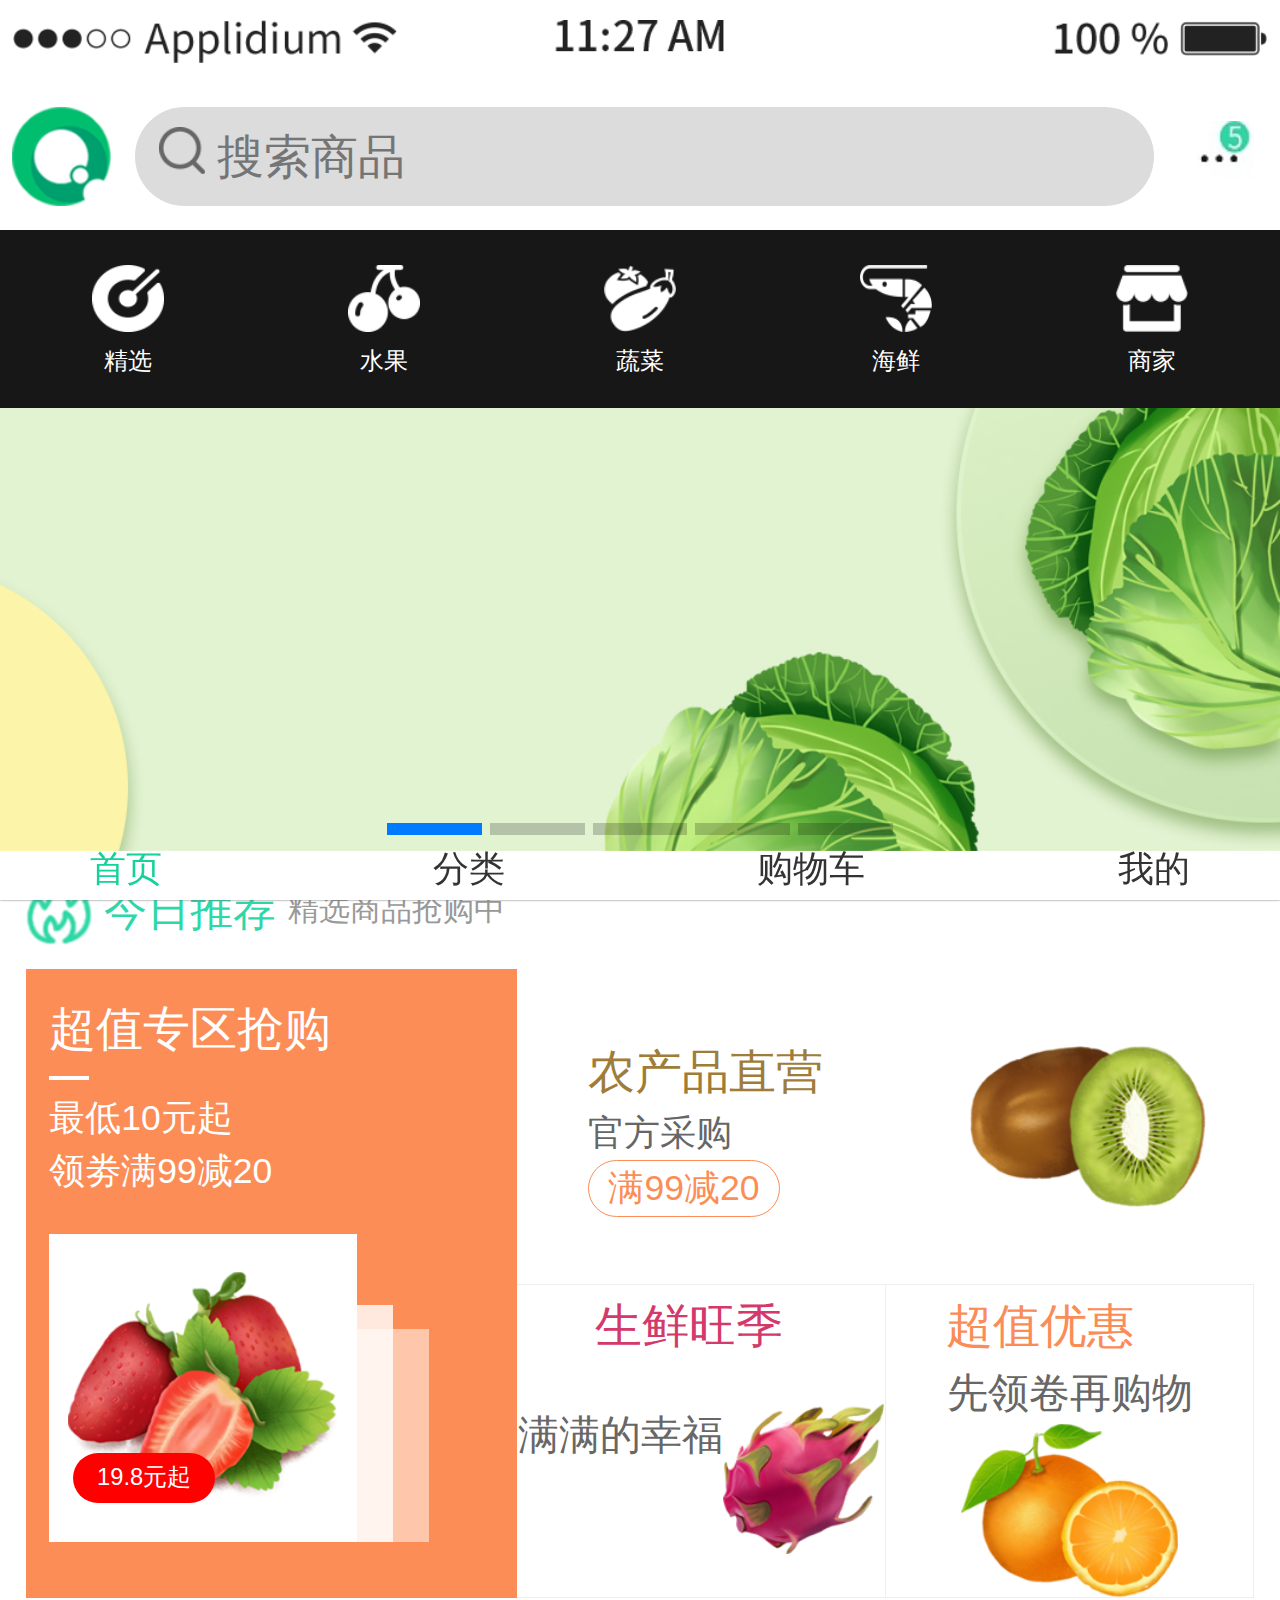
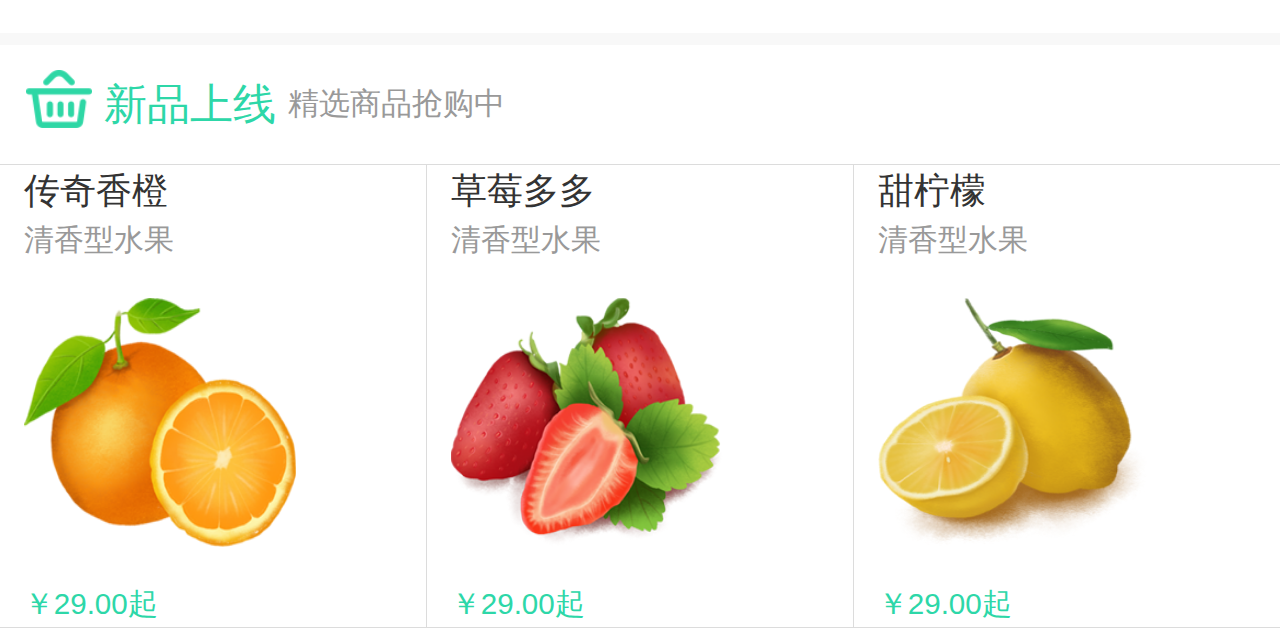
<file: index.html>
<!DOCTYPE html>
<html>
	<head>
		<meta charset="utf-8" />
		<meta name="viewport" content="width=device-width,initial-scale=1,minimum-scale=1,maximum-scale=1,user-scalable=no" />
		<link rel="stylesheet" type="text/css" href="css/swiper.min.css"/>
		<link rel="stylesheet" type="text/css" href="css/reset.css"/>
		<title></title>
		<style type="text/css">
			#box{
				width: 100%;
				/*height: 20rem;*/
				position: relative;
			}
			#box>p:first-child{
				width: 98%;
				height: 7rem;
				display: flex;
				align-items: center;
				margin: 0 auto;
			}
			#box>p:first-child>img{				
				width: 100%;
			}
			#daohang{
				margin-top: 2rem;
				width: 100%;
				display: flex;
			}
			#daohang>p:first-child{
				width: 8.4rem;
				height: 8.4rem;
				margin-left: 1rem;
			}
			#daohang>p:first-child>img{
				width: 100%;
			}
			#daohang>p:nth-child(2){
				width: 86rem;
				display: flex;
				/*width: 8.4rem;*/
				height: 8.4rem;
				border-radius:4.2rem;
				align-items: center;
			}
			span{
				display: inline-block;
			}
			#daohang>p:nth-child(2){
				margin-left: 2rem;
				height: 8.4rem;
				/*border: 1px solid black;*/
				align-items: center;
				background: gainsboro;
			}
			#daohang>p:nth-child(2)>input{
				width: 60rem;
				margin-left: 1rem;
				height: 4rem;
				border: 0px;
				font-size: 4rem;
				background-color: gainsboro;
			}
			#daohang>p:nth-child(2)>span:first-child{
				margin-left: 2rem;
				width: 3.9rem;
				height: 5rem;
			}
			#daohang>p:nth-child(2)>span:first-child>img{
				width: 100%;
			}
			#daohang>p:last-child{
				width: 8.4rem;
				height: 8.4rem;
				display: flex;
				align-items: center;
				flex-direction: row-reverse;
			}
			#daohang>p:last-child>img{
				width: 6rem;
				height: 6rem;				
			}
			#tobu{
				width: 100%;
				background: #171717;
				margin-top: 2rem;
			}
			#tobu>ul{
				color: white;
				display: flex;
				justify-content: space-around;
				font-size: 2rem;
				text-align: center;
			}
			#tobu>ul>li{
				width: 21.6rem;
				height:7rem;
				padding-top: 2rem;
				padding-bottom: 6rem;
			}
			#tobu>ul>li>p{
				margin-top: 1rem;
				font-size: 2rem;
			}
			#tobu>ul>li:hover{
				background:#2fd7a6 ;
			}
			#tobu>ul>li>p>img{
				width: 6rem;
				height: 5.6rem;
			}
			.swiper-container{
				width: 100%;
				height: 37.4rem;
			}
			.swiper-slide>img{
				width: 100%;
			}
			.swiper-pagination span{
				width: 8rem;
				height: 1rem;
				border-radius: 0;
			}
			#neirong{
				width: 100%;
				border-bottom: 12px solid #F8F8F8;
				padding-bottom: 3rem;
			}
			#nei{
				width: 96%;
				height: 6rem;
				padding-top: 2rem;
				padding-bottom:2rem ;
				margin: 0 auto;
				display: flex;
				align-items: center;
			}
			#nei>p:first-child{
				width: 5.6rem;
				height: 5.8rem;
			}
			#nei>p:first-child>img{
				width: 100%;
			}
			#nei>p:nth-child(2){
				margin-left: 1rem;
				font-size: 3.6rem;
				color: #2dd7a8;
			}
			#nei>p:nth-child(3){
				margin-left: 1rem;
				font-size: 2.6rem;
				color: #999999;
			}
			#nei1{
				width: 96%;
				height: 53rem;
				margin: 0 auto;
				/*border:1px solid black ;*/
				display: flex;
			}
			#nei1>#left{
				background: #fc8d56;
				width: 40%;
				height: 53rem;
				position: relative;
			}
			#nei1>#left>p{
				margin-left: 2rem;
				color: white;
			}
			#nei1>#left>p:first-child{
				padding-top:2rem ;
				padding-bottom:1rem ;
				font-size: 4rem;				
			}
			#nei1>#left>p:nth-child(2){
				background: white;
				width: 3rem;
				border: 2px solid white;
				margin-bottom: 1rem;		
			}
			#nei1>#left>p:nth-child(3){
				font-size: 3rem;	
			}
			#nei1>#left>p:nth-child(4){
				font-size: 3rem;	
			}
			#nei1>#left>p:nth-child(5){
				margin-top: 3rem;
				display: flex;
				align-items: center;
				justify-content: center;
				width: 26rem;
				height: 26rem;
				background: white;
				position: relative;
			}
			#nei1>#left>p:nth-child(5)>span:nth-child(2){
				width: 3rem;
				height: 20rem;
				/*border: 1px solid black;*/
				background: white;
				position: absolute;
				left: 26rem;
				bottom: 0rem;
				opacity: 0.8;
			}
			#nei1>#left>p:nth-child(5)>span:last-child{
				width: 6rem;
				height: 18rem;
				/*border: 1px solid black;*/
				background: white;
				position: absolute;
				left: 26rem;
				bottom: 0rem;
				opacity: 0.5;
			}
			#nei1>#left>p:nth-child(5)>img{
				width: 22.9rem;
				height: 19.7rem;
			}
			#nei1>#left>p:nth-child(6){
				background: red;
				font-size: 2rem;
				height: 4.2rem;
				width: 12rem;
				line-height: 4.2rem;
				text-align: center;
				border-radius: 6rem;
				position: absolute;
				bottom: 8rem;
				left: 2rem;
			}
			#nei1>#right{
				width: 100%;
				width: 60%;
				height: 53rem;
			}
			#nei1>#right>#top{
				width: 100%;		
				height: 50%;
				display: flex;
				/*border: 1px solid red;*/
				align-items: center;
			}
			#nei1>#right>#top>ul{
				/*border: 1px solid black;*/
				width: 50%;
				margin-left: 6rem;
			}
			#nei1>#right>#top>p{
				display: flex;
				justify-content: center;
				width: 50%;
			}
			#nei1>#right>#top>p>img{
				width: 19.9rem;
				height: 13.6rem;
			}
			#nei1>#right>#top>ul>li:first-child{
				font-size: 4rem;
				color: #9f7c38;
			}
			#nei1>#right>#top>ul>li:nth-child(2){
				font-size: 3rem;
				color: #666666;
			}
			#nei1>#right>#top>ul>li:nth-child(3){
				width: 16rem;
				border: 1px solid #fb8e56;
				border-radius: 8rem;
				font-size: 3rem;
				height: 4.6rem;
				text-align: center;
				line-height:4.6rem;
				color: #fb8e56;
			}
			#nei1>#right>#bottom{
				width: 100%;
				display: flex;
			}
			#bottom>ul{
				padding-top: 0.5rem;				
				width: 50%;
				display: flex;
				flex-wrap: wrap;
				justify-content: center;
			}
			#bottom>ul:first-child{
				border-bottom: 1px solid #eeeeee;
				border-top: 1px solid #eeeeee;
			}
			#bottom>ul:last-child{
				border: 1px solid #eeeeee;
			}
			#bottom>ul:first-child>li:first-child{
				margin-right: 2rem;
				font-size: 4rem;
				color: #d3396b;
			}
			#bottom>ul:last-child>li:first-child{
				margin-right: 5rem;
				font-size: 4rem;
				color: #fb8c57;
			}
			#bottom>ul>li:nth-child(2){
				font-size: 3.5rem;
				color: #676767;
			}
			#bottom>ul:first-child>li:last-child>img{
				width: 13.6rem;
				height: 12.6rem;
			}
			#bottom>ul:last-child>li:last-child>img{
				width: 18.3rem;
				height: 14.6rem;
			}
			#xia{
				width: 100%;
			}
			#xia1{
				width: 100%;
				display: flex;
				border-bottom:1px solid gainsboro ;
			}
			#xia1>ul{
				width: 36rem;
				border-top: 1px solid gainsboro;
			}
			#xia1>ul:first-child{
				width: 36rem;
				border-right: 1px solid gainsboro;
			}
			#xia1>ul:last-child{
				width: 36rem;
				border-left: 1px solid gainsboro;
			}
			#xia1>ul>li{
				margin-left: 2rem;
			}
			#xia1>ul>li:first-child{
				font-size: 3rem;
				color: #000000;
			}
			#xia1>ul>li:nth-child(2){
				font-size: 2.5rem;
				color: #999999;
			}
			#xia1>ul>li:nth-child(3){
				margin-top: 3rem;
				margin-bottom: 3rem;
				width: 23rem;
				height: 21rem;
			}
			#xia1>ul>li:nth-child(3)>img{
				width: 23rem;
				height: 21rem;
			}
			#xia1>ul>li:nth-child(4){
				font-size: 2.5rem;
				color: #2DD7A8;
			}
			#box>p{
				width: 100%;
			}
			#box>p>img{
				width: 100%;
			}
			#ding{
				width: 100%;
				height: 13rem;
				/*border: 1px solid black;*/
				box-shadow: 0 0 2px #676767;
				position: fixed;
				background: white;
				bottom: 0rem;				
			}
			#ding>ul{
				width: 100%;
				display: flex;
				justify-content: space-between;
			}
			#ding>ul>li{
				width:21.25rem;
				font-size: 3rem;
				height: 13rem;
				text-align: center;
				/*border: 1px solid black;*/			
			}
			/*#ding>ul>li:hover{
				border-radius: 6.5rem;
				background: #3FDAAD;
				color: white;
			}
			#ding>ul>li>p:first-child{
				background: url(img/分类_05.png) no-repeat;
				background-position:7.6rem 0 ;
				z-index: 55;
			}*/
			#ding>ul>li>p:first-child{
				margin-top:2rem ;
			}
			#ding>ul>li>p:first-child>img{
				width: 6.2rem;
				height: 6.2rem;
			}
			#ding>ul>li>p:last-child{
				margin-bottom:1rem ;
			}
		</style>
	</head>
	<body>
		<div id="box">
			<p><img src="img/zhuangtai.png"/></p>
			<div id="daohang">
				<p><img src="img/logo-.png"/></p>
				<p><span><img src="img/sousuo.png"/></span><input type="text" name="" id="" value="" placeholder="搜索商品"/></p>
			    <p><img src="img/buhuo.JPG"/></p>
			</div>
			<div id="tobu">
				<ul>
					<li>
						<p><img src="img/jingxuan.png"/></p>
						<p>精选</p>
					</li>
					<li>
						<p><img src="img/xinxian.png"/></p>
						<p>水果</p>
					</li>
					<li>
						<p><img src="img/sheng-cai.png"/></p>
						<p>蔬菜</p>
					</li>
					<li>
						<p><img src="img/haixian.png"/></p>
						<p>海鲜</p>
					</li>
					<li>
						<p><img src="img/dianjing.png"/></p>
						<p><a href="dian.html" style="color: white;">商家</a></p>
					</li>
				</ul>
			</div>
			<div class="swiper-container">
			    <div class="swiper-wrapper">
			        <div class="swiper-slide"><img src="img/banner.jpg"/></div>
			        <div class="swiper-slide"><img src="img/banner.jpg"/></div>
			        <div class="swiper-slide"><img src="img/banner.jpg"/></div>
			        <div class="swiper-slide"><img src="img/banner.jpg"/></div>
			        <div class="swiper-slide"><img src="img/banner.jpg"/></div>
			    </div>
			    <div class="swiper-pagination"></div>
			</div>
			<div id="neirong">
				<div id="nei">
					<p><img src="img/remai.png"/></p>
					<p>今日推荐</p>
			     	<p>精选商品抢购中</p>
				</div>
			    <div id="nei1">
			    	<div id="left">
			    		<p>超值专区抢购</p>
			    		<p></p>
			    		<p>最低10元起</p>
			    		<p>领劵满99减20</p>
			    		<p><img src="img/caokao.png"/>
			    		   <span></span>
			    		   <span></span>
			    		</p>
			    		<p>19.8元起</p>
			    		<!--<p></p>
			    		<p></p>-->
			    	</div>
			    	<div id="right">
			    		<div id="top">
			    			<ul>
				    			<li>农产品直营</li>
				    			<li>官方采购</li>
				    			<li>满99减20</li>
				    		</ul>
				    		<p><img src="img/mihotao.png"/></p>
			    		</div>
			    		<div id="bottom">
			    			<ul>
			    				<li>生鲜旺季</li>
			    				<li>满满的幸福</li>
			    				<li><img src="img/huolong.png"/></li>
			    			</ul>
			    			<ul>
			    				<li>超值优惠</li>
			    				<li>先领卷再购物</li>
			    				<li><img src="img/cheng-kao.png"/></li>
			    			</ul>
			    		</div>
			    	</div>
			    </div>
			</div>
			<div id="xia">
				<div id="nei">
					<p><img src="img/lingshouliang.png"/></p>
					<p>新品上线</p>
			     	<p>精选商品抢购中</p>
				</div>
				<div id="xia1">
					<ul>
						<li><a href="xiangqing.html">传奇香橙</a></li>
						<li>清香型水果</li>
						<li><img src="img/cheng.png"/></li>
						<li>￥29.00起</li>
					</ul>
					<ul>
						<li><a href="xiangqing.html">草莓多多</a></li>
						<li>清香型水果</li>
						<li><img src="img/cao.png"/></li>
						<li>￥29.00起</li>
					</ul>
					<ul>
						<li><a href="xiangqing.html">甜柠檬</a></li>
						<li>清香型水果</li>
						<li><img src="img/ningmeng.png"/></li>
						<li>￥29.00起</li>
					</ul>
				</div>
			</div>
			<!--<p><img src="img/首页_02.png"/></p>-->
			<div id="ding">
				<ul>					
					<li>
						<p><img src="img/gowudai1.png"/></p>
						<p><a href="index.html" style="color: #15D29A;">首页</a></p>
					</li>
					<li>
						<p><img src="img/fenleiyi.png"/></p>
						<p><a href="fanfan.html">分类</a></p>
					</li>
					<li>
						<p><img src="img/fenleiliu.png"/></p>
						<p><a href="gowu.html">购物车</a></p>
					</li>
					<li>
						<p><img src="img/wowo_09.png"/></p>
						<p><a href="wode.html">我的</a></p>
					</li>
				</ul>
			</div>
		</div>
	</body>
	<script src="js/rem.js" type="text/javascript" charset="utf-8"></script>
	<script src="js/swiper.min.js" type="text/javascript" charset="utf-8"></script>
	<script type="text/javascript">
		var mySwiper = new Swiper('.swiper-container',{
			loop:true,
			pagination: {
			    el: '.swiper-pagination',
			  },
			  autoplay:true,
			})
	</script>
</html>
</file>
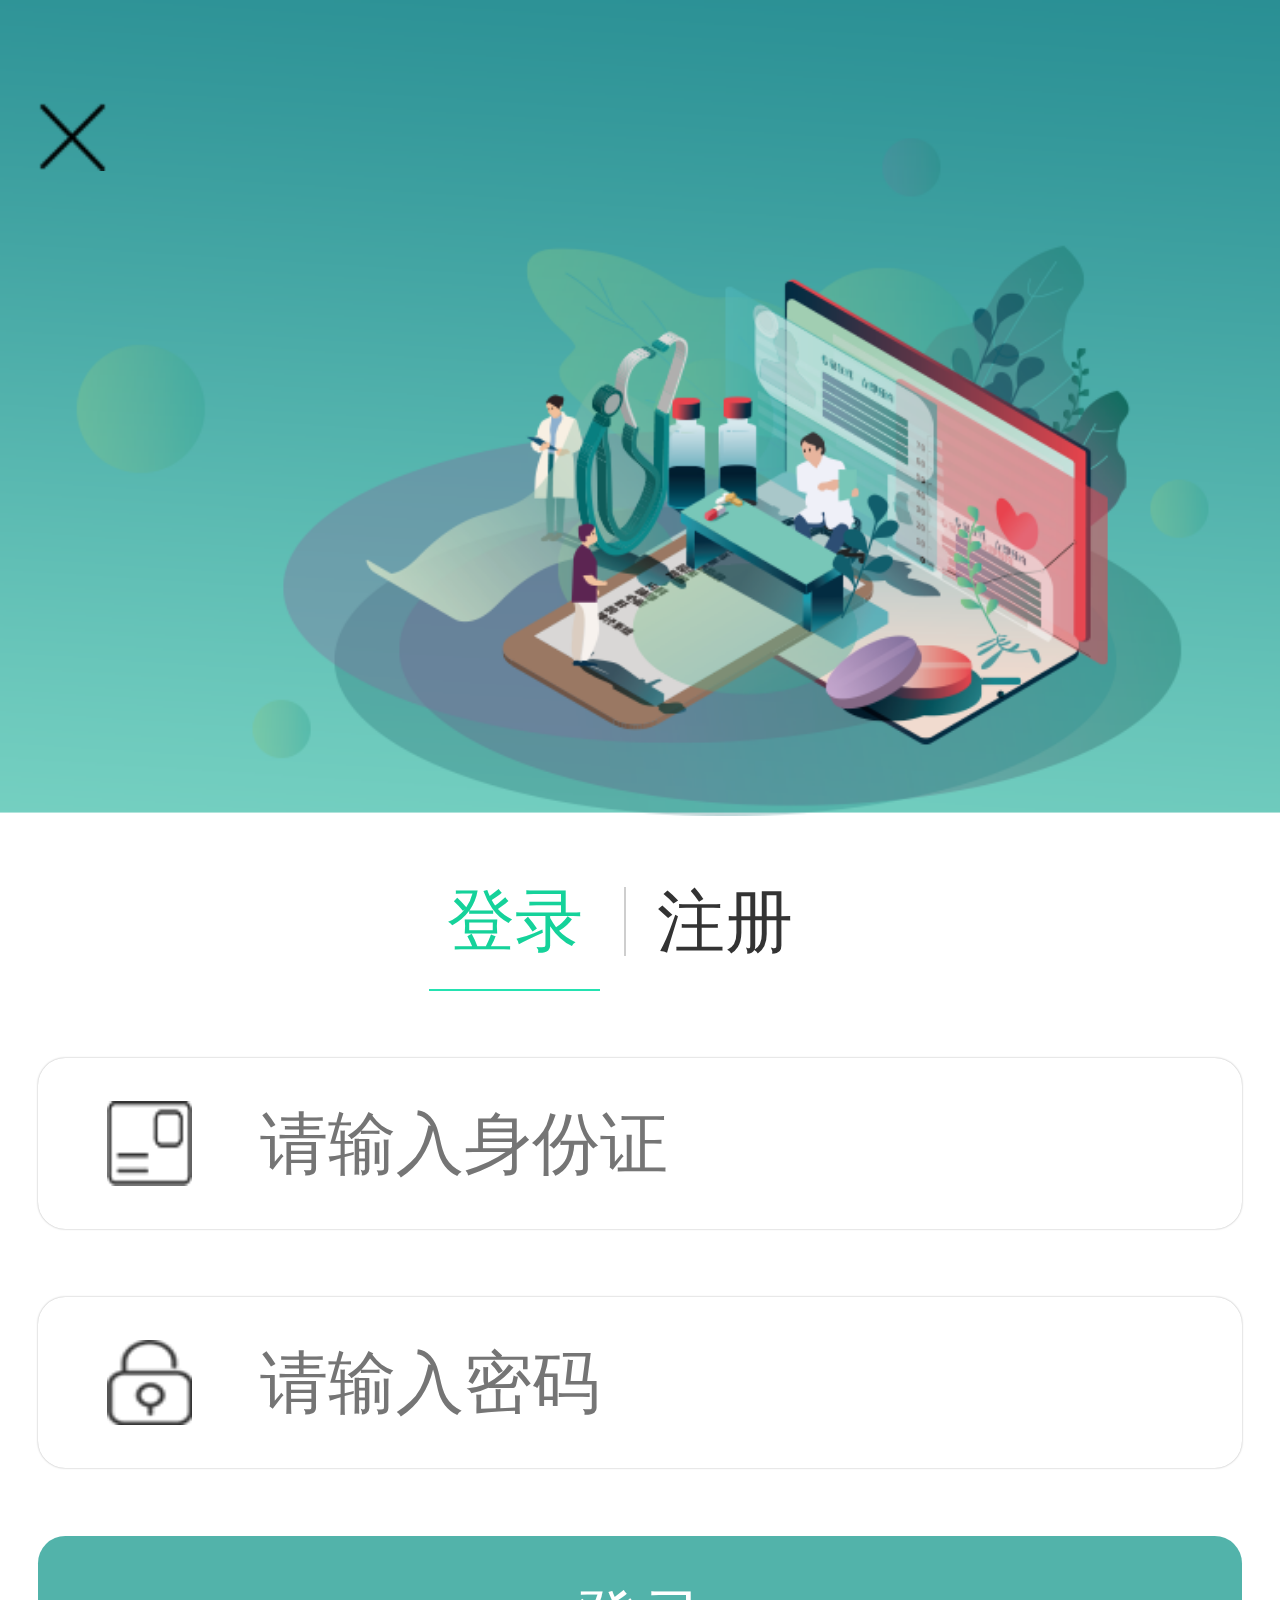
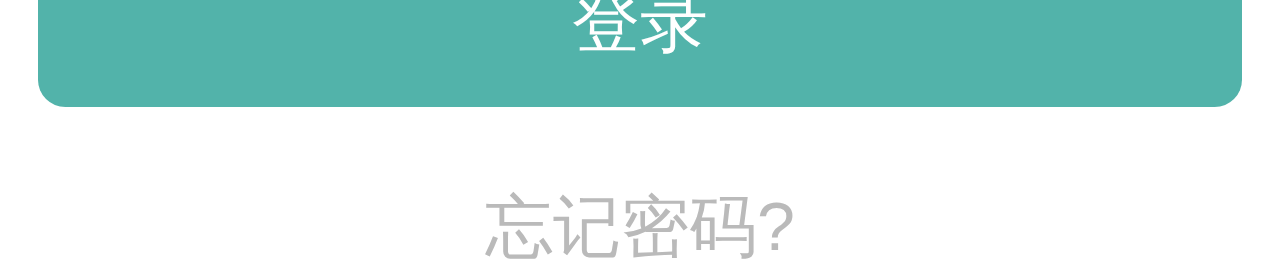
<file: denglu.html>
<!DOCTYPE html>
<html>
	<head>
		<meta charset="UTF-8">
		<title></title>
		<meta name="viewport" content="width=device-width,initial-scale=1,minimum-scale=1,maximum-scale=1,user-scalable=no" />
		<link rel="stylesheet" type="text/css" href="css/reset.css"/>
		<style type="text/css">
			*{
				list-style: none;
				text-decoration: none;
			}
			#box{
				width: 100%;
			}
			#to{
				height: 2.5rem;
				background: url(img/beijing.png) no-repeat;
				background-size: 100%;
				display: flex;
			}
			#to>p{
				width: 0.2rem;
				height: 0.2rem;
				display: flex;
				margin-left: 3%;
				margin-top: 8%;
			}
			#to>p>img{
				width: 0.2rem;
				height: 0.2rem;
			}
			#nei{
				width: 94%;
				margin: 0 auto;
			}
			#nei>ul{
				display: flex;
				width: 35%;
				height: 0.4rem;
				margin: 0 auto;
			}
			#nei>ul>li{
				width: 50%;
				font-size: 0.2rem;
				height: 0.4rem;
				display: flex;
				align-items: center;
				/*border-bottom: 1px solid black;*/
			}
			#nei>ul>li>p{
				width: 0.5rem;
				height: 0.4rem;
				text-align: center;
				line-height: 0.4rem;
			}
			.kk{
				color: #15D29A;
				border-bottom: 2px solid #24E2B1;
			}
			#nei>ul>li>span{			
				display: inline-block;
				height: 0.2rem;
				border-right:2px solid #CECECE;
				margin-left: 0.07rem;
			}
			/*#nei>ul>li:first-child>p{
				height: 0.25rem;
				border-right: 1px solid #CECECE;
			}*/
			#nei>.deng{
				width: 100%;
			}
			#nei>.deng>p{
				margin-top: 0.2rem;
				width: 100%;
				display: flex;
				align-items: center;
				font-size: 0.2rem;
				height: 0.5rem;
				border-radius: 0.08rem;
				box-shadow: 0 0 2px darkgray;
			}
			#nei>.deng>p>img{
				width: 0.25rem;
				height: 0.25rem;
				margin-left: 0.2rem;
				margin-right: 0.2rem;
			}
			#nei>.deng>p>input{
				border: 0px;
			}
			#xia{
				width: 100%;
			}
			#xia>p:first-child{
				margin-top: 0.2rem;
				width: 100%;
				height:0.5rem; 
				font-size: 0.2rem;
				color: white;
				background: #52B3AA;
				border-radius: 0.08rem;
				text-align: center;
				line-height: 0.5rem;
			}
			#xia>p:last-child{
				margin-top: 0.2rem;
				width: 100%;
				font-size: 0.2rem;
				text-align: center;
				color: #BABABA;
			}						
			#nei>.zhu{
				width: 100%;
			}
			#nei>.zhu>p{
				margin-top: 0.1rem;
				width: 100%;
				display: flex;
				align-items: center;
				font-size: 0.2rem;
				height: 0.5rem;
				border-radius: 0.08rem;
				box-shadow: 0 0 2px darkgray;
			}
			#nei>.zhu>p>img{
				width: 0.25rem;
				height: 0.25rem;
				margin-left: 0.2rem;
				margin-right: 0.2rem;
			}
			#nei>.zhu>p>input{
				border: 0px;
			}	
			#xia1{
				width: 100%;
			}
			#xia1>p:last-child{
				margin-top: 0.1rem;
				width: 100%;
				height:0.5rem; 
				font-size: 0.2rem;
				color: white;
				background: #52B3AA;
				border-radius: 0.08rem;
				text-align: center;
				line-height: 0.5rem;
			}
			#xia1>p:first-child{
				margin-top: 0.1rem;
				width: 100%;
				font-size: 0.1rem;
				text-align: center;
				color: #CBCBCB;
			}	
			#xia1>p:first-child>span{
				color: #6DA9AD;
			}
			.zhu{
				display: none;
			}
			a{
				color: white;
			}
		</style>
	</head>
	<body>
		<div id="box">
			<div id="to">
				<p><img src="img/off.png"/></p>
			</div>
			<div id="nei">
				<ul>
					<li><p id="deng" class="kk">登录</p><span></span></li>
					<li><p id="zhu">注册</p></li>
				</ul>
				<div class="deng">
					<p><img src="img/idcard.png"/> <input type="text" placeholder="请输入身份证" id="shen" value="" /></p>
					<p><img src="img/password.png"/> <input type="password" placeholder="请输入密码" id="mi" value="" /></p>
					<div id="xia">
						<p class="dian"><a href="#">登录</a></p>
						<p>忘记密码?</p>
					</div>
				</div>
				<div class="zhu">
					<p><img src="img/name.png"/> <input type="text" placeholder="请输入姓名" id="ming" value="" /></p>
					<p><img src="img/iphone.png"/> <input type="text" placeholder="请输手机号" id="hao" value="" /></p>
					<p><img src="img/idcard.png"/> <input type="text" placeholder="请输入身份证" id="shu" value="" /></p>
					<p><img src="img/password.png"/> <input type="password" placeholder="请设置密码" id="mima" value="" /></p>
					<p><img src="img/password.png"/> <input type="password" placeholder="请确定密码" id="quema" value="" /></p>
					<div id="xia1">
						<p>注册即代表您已同意 《<span>注册与使用协议</span>》</p>
						<p id="ce">注册</p>
					</div>
				</div>
			</div>
		</div>
	</body>
	<script src="js/rem1.js" type="text/javascript" charset="utf-8"></script>
	<script src="js/jquery-1.11.1.min.js" type="text/javascript" charset="utf-8"></script>
	<script type="text/javascript">
		$(function(){
			$('#zhu').click(function(){
				$('.zhu').show();
				$('.deng').hide();
				$('#zhu').addClass('kk');
				$('#deng').removeClass('kk');
			})
			$('#deng').click(function(){
				$('.zhu').hide();
				$('.deng').show();
				$('#deng').addClass('kk');
				$('#zhu').removeClass('kk');
			})
			/*$('.dian').click(function(){
				if ($('#shen').val().length==16) {
					alert(456);
					$('a').attr('href','index.html');
				}else{
					alert(123);
				}				
			})*/
			function aa(){
				var rag=/^[\u2E80-\u9FFF]+$/;
				if(rag.test($('#ming').val())==false){
					alert('姓名格式错误')
					return false;
				}else{
					return true;
				}
			}
			function bb(){
				var rag=/[0-9]{11}/;
				if(rag.test($('#hao'). val())==false){
					alert('手机格式错误');
					return false;
				}else{
					return true;
				}
			}
			function cc(){
				var a=/^[1-8][1-7]\d{4}(?:19|20)\d{2}(?:0[1-9]|1[0-2])(?:0[1-9]|[12]\d|3[01])\d{3}[\dX]$/;
				if(a.test($('#shu').val()) == false){
					alert('身份证错误');
					return false;
				}else{
					return true
				}
			}
			function dd(){
				var b=/^[A-Z]{1}[A-Z a-z 0-9 -]{3,16}$/;
				if(b.test($('#mima').val()) == false){
					alert('密码错误');
					return false;
				}else if($('#quema').val()!= $('#mima').val()){
					alert('密码不一致');
					return false;
				}else{
					
					return true;
				}
			}			
			$('#ce').click(function(){
				if (aa() == false || bb() == false || cc()== false || dd() == false) {
					return false;
				}else{
					alert('注册成功');
					$('.zhu').hide();
					$('.deng').show();
					$('#deng').addClass('kk');
					$('#zhu').removeClass('kk');
				}
			})
			function kk(){
				var a=/^[1-8][1-7]\d{4}(?:19|20)\d{2}(?:0[1-9]|1[0-2])(?:0[1-9]|[12]\d|3[01])\d{3}[\dX]$/;
				if(a.test($('#shen').val()) == false){
					alert('身份证错误');
					return false;
				}else{
					return true
				}
			}
			function ll(){
				var b=/^[A-Z]{1}[A-Z a-z 0-9 -]{3,16}$/;
				if(b.test($('#mi').val()) == false){
					alert('密码错误');
					return false;
				}else{
					return true
				} 
			}
			$('.dian').click(function(){
				if(kk()== false || ll()==false){
					return false;
				}else{
					$('a').attr('href','index.html');
				}
			})
	 })
	</script>
</html>
</file>
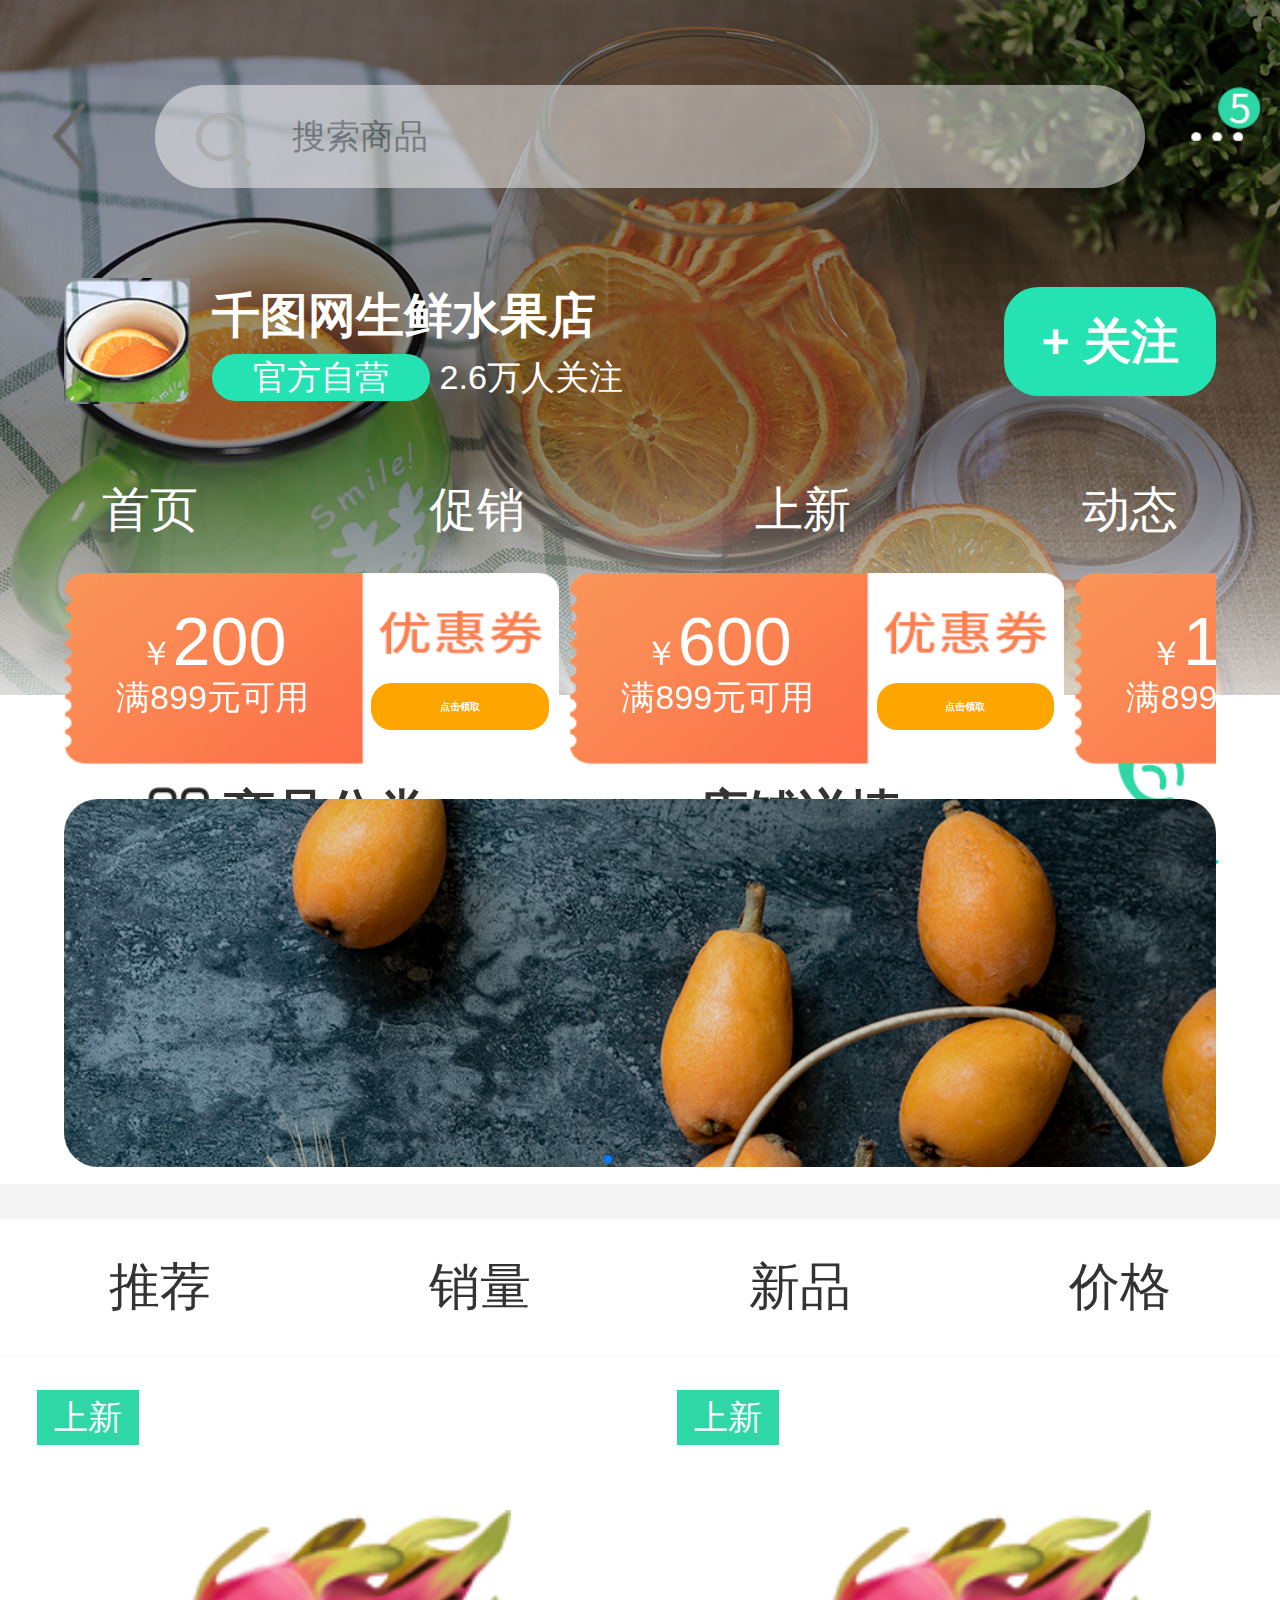
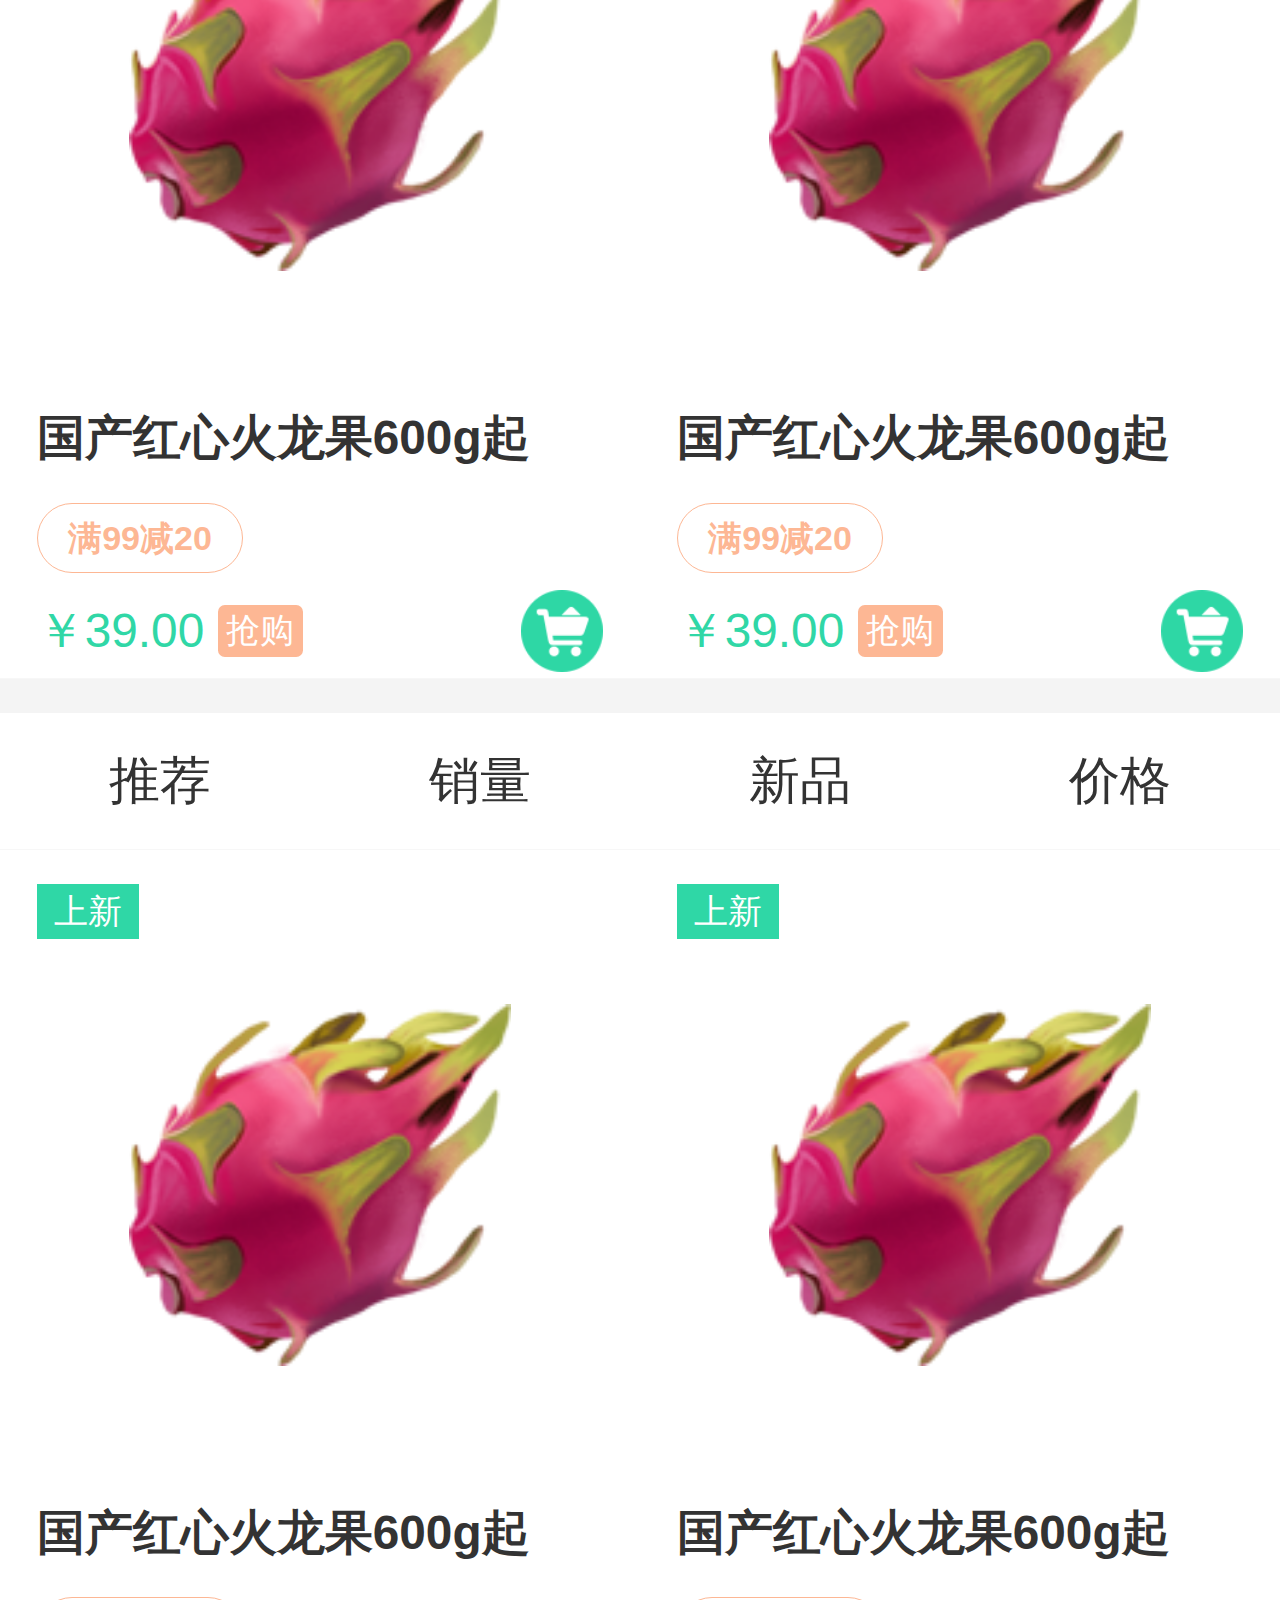
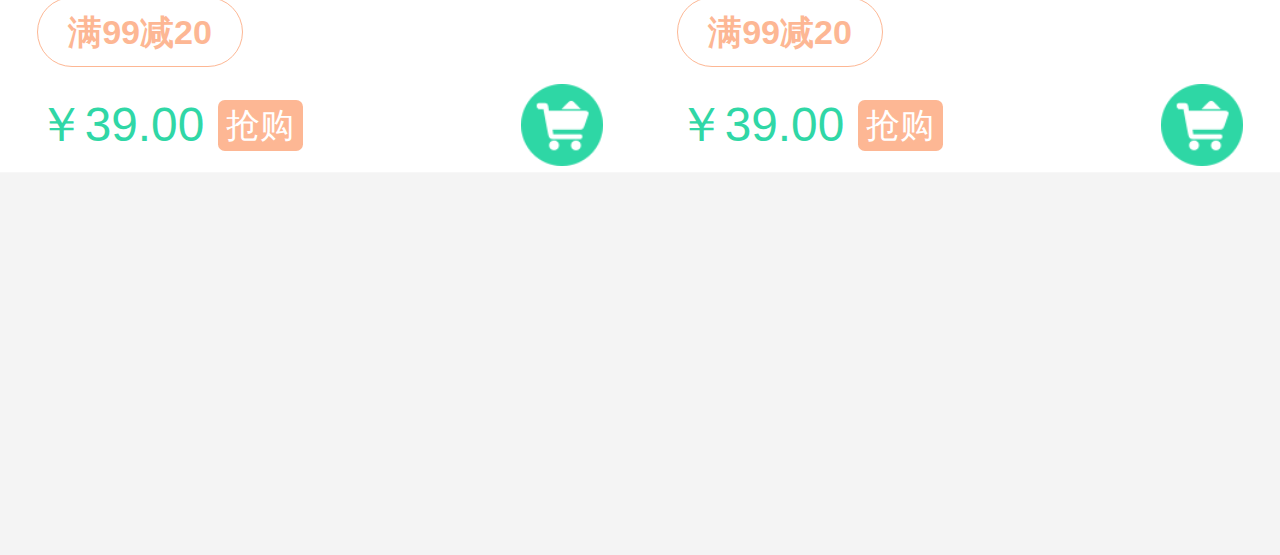
<file: dian.html>
<!DOCTYPE html>
<html>
	<head>
		<meta charset="utf-8">
		<meta name="viewport" content="width=device-width,initial-scale=1,minimum-scale=1,maximum-scale=1,user-scalable=no" />
		<title></title>
		<link rel="stylesheet" type="text/css" href="css/reset.css"/>
		<link rel="stylesheet" type="text/css" href="css/swiper.min.css"/>
		<style type="text/css">
			*{
				margin: 0;
				padding: 0;
			}
			.box{
				width: 100%;
				background: #f4f4f4;
				position: relative;
				height: 11rem;
				
			}
			.top{
				width: 100%;
				height: 0.8rem;
				display: flex;
				align-items: center;
				position: absolute;
				/*top: 0.14rem;*/
			}
			.top>ul{
				width: 100%;
				height: 0.46rem;
				display: flex;
				justify-content: space-around;
				align-items: center;
			}
			.top>ul>li{
				display: flex;
			}
			.top>ul>li:nth-child(1){
				width: 0.3rem;
				height: 0.3rem;
			}
			.top>ul>li>a{
				display: flex;
				width: 0.3rem;
				height: 0.3rem;
			}
			.top>ul>li:nth-child(1)>a>img{
				width: 0.3rem;
				height: 0.3rem;
			}
			.top>ul>li:nth-child(2){
				width: 2.90rem;
				height: 0.3rem;
				position: relative;
			}
			.top>ul>li:nth-child(2)>img{
				width: 0.16rem;
				height: 0.16rem;
				position: absolute;
				top: 0.08rem;
				left: 0.12rem;
			}
			.top>ul>li:nth-child(2)>input{
				width: 2.50rem;
				height: 0.3rem;
				border: none;
				font-size: 0.1rem;
				padding-left: 0.4rem;
				border-radius: 0.15rem;
				background: #f5f5f5;
				opacity: 0.5;
			}
			.top>ul>li:nth-child(3){
				width: 0.24rem;
				height: 0.3rem;
			}
			.top>ul>li:nth-child(3)>img{
				width: 0.24rem;
				height: 0.3rem;
			}
			.midd{
				width: 100%;
				padding-bottom: 0.05rem;
				background: url(img/juxing.jpg) no-repeat;
				background-size: 100% 70%;
				background-color: white;
				overflow: hidden;
			}
			.midd>div{
				width: 90%;
				margin: 0 auto;
				
			}
			.midd>.one{
				height: 0.6rem;
				margin-top: 0.7rem;
				display: flex;
				align-items: center;
			}
			.midd>.one>ul{
				width: 100%;
				height: 0.36rem;
				color: white;
				font-size: 0.14rem;
				display: flex;
				justify-content: space-between;
				align-items: center;
			}
			.midd>.one>ul>li{
				height: 0.36rem;
			}
			.midd>.one>ul>li:first-child{
				width: 0.37rem;
				height: 0.37rem;
			}
			.midd>.one>ul>li:first-child>img{
				width: 0.37rem;
				height: 0.37rem;
			}
			.midd>.one>ul>li:nth-child(2){
				width: 2.26rem;
			}
			.midd>.one>ul>li:nth-child(2)>p:nth-child(1){
				font-size: 0.14rem;
				font-weight: bold;
			}
			.midd>.one>ul>li:nth-child(2)>p:nth-child(2){
				font-size: 0.1rem;
			}
			.midd>.one>ul>li:nth-child(2)>p:nth-child(2)>span:first-child{
				display: inline-block;
				width: 0.64rem;
				height: 0.14rem;
				border-radius: 0.07rem;
				background: #24e2b1;
				text-align: center;
				line-height: 0.14rem;
			}
			.midd>.one>ul>li:nth-child(3){
				width: 0.62rem;
				height: 0.32rem;
				text-align: center;
				line-height: 0.32rem;
				background: #24e2b1;
				border-radius: 0.1rem;
				font-weight: bold;
			}
			.two{
				width: 100%;
				height: 0.38rem;
			}
			.two>ul{
				width: 100%;
				height: 100%;
				display: flex;
				justify-content: space-between;
				align-items: center;
			}
			.two>ul>li{
				width: 15%;
				height: 0.2rem;
				font-size: 0.14rem;
				display: flex;
				justify-content: center;
			}
			.two>ul>li>p{
				height: 0.20rem;
				padding-bottom: 0.05rem;
				color: white;
				/* border-bottom: 2px solid white; */
			}
			.three{
				height: 0.56rem;
			}
			
			.four{
				height: 1.08rem;
				margin-top: 0.05rem;
				padding-top: 0.1rem;
			}
			.aaa .swiper-slide{
				width: 1.20rem;
				height: 0.56rem;
				background: url(img/dianyou.png) no-repeat;
				background-size: 100% 100%;
				display: flex;
			}
			.aaa .swiper-slide>div:nth-child(1){
				width: 60%;
				height: 100%;
				color: white;
			/* 	display: flex;
				flex-wrap: wrap; */
				font-size: 0.1rem;
				/* align-items: center; */
			}
			.aaa .swiper-slide>div:nth-child(1)>p{
				width: 100%;
				height: 0.15rem;
				text-align: center;
			}
			.aaa .swiper-slide>div:nth-child(1)>p:first-child{
				margin-top: 0.05rem;
				margin-bottom: 0.09rem;
			}
			.aaa .swiper-slide>div:nth-child(1)>p>span{
				font-size: 0.2rem;
			}
			.aaa .swiper-slide>div:nth-child(2){
				width: 40%;
				height: 100%;
				display: flex;
				justify-content: center;
				align-items: flex-end;
			}
			.aaa .swiper-slide>div:nth-child(2)>p{
				font-size: 10px;
				width: 0.52rem;
				height: 0.14rem;
				background: orange;
				border-radius: 0.06rem;
				text-align: center;
				line-height: 0.14rem;
				margin-bottom: 0.1rem;
				font-weight: bold;
				color: white;
			}
			.bbb{
				width: 100%;
				height: 100%;
			}
			.bbb>div{
				width: 100%;
				height: 100%;
			}
			.bbb .swiper-slide{
				width: 100%;
				height: 100%;
				background: url(img/juxing-kao.png) no-repeat;
				background-size: 100% 100%;
				border-radius: 0.1rem;
			}
			.lie{
				width: 100%;
				background: white;
				margin-top: 0.1rem;
			}
			.lie>div:nth-child(1){
				width: 100%;
				height: 0.4rem;
				display: flex;
			}
			.lie>div:nth-child(1)>p{
				width: 25%;
				height: 0.4rem;
				text-align: center;
				line-height: 0.4rem;
				font-size: 0.15rem;
			}
			.lie>div:nth-child(2){
				width: 100%;
				display: flex;
				border-top: 1px solid #f7f7f7;
				border-bottom: 1px solid #f7f7f7;
			}
			.lie>div:nth-child(2)>ul{
				width: 50%;
				height: 2.7rem;
				display: flex;
				flex-wrap: wrap;
				justify-content: center;
			}
			.lie>div:nth-child(2)>ul>li{
				width: 1.66rem;
			}
			.lie>div:nth-child(2)>ul>li:first-child{
				margin-top: 0.1rem;
				height: 1.76rem;
				position: relative;
				display: flex;
				align-items: center;
				justify-content: center;
			}
			.lie>div:nth-child(2)>ul>li:first-child>img{
				width: 1.12rem;
				height: 1.06rem;
			}
			.lie>div:nth-child(2)>ul>li:first-child>p{
				width: 0.3rem;
				height: 0.16rem;
				background: #2fd7a6;
				text-align: center;
				line-height: 0.16rem;
				position: absolute;
				top: 0;
				left: 0;
				font-size: 0.1rem;
				color: white;
			}
			.lie>div:nth-child(2)>ul>li:nth-child(2){
				
				font-size: 0.14rem;
				font-weight: bold;
			}
			.lie>div:nth-child(2)>ul>li:nth-child(3){
				margin-top: 0.05rem;
			}
			.lie>div:nth-child(2)>ul>li:nth-child(3)>p{
				width: 0.6rem;
				height: 0.2rem;
				font-size: 0.1rem;
				font-weight: bold;
				border-radius: 0.15rem;
				border: 1px solid #fdb794;
				color: #fdb794;
				text-align: center;
				line-height: 0.2rem;
				
			}
			.lie>div:nth-child(2)>ul>li:nth-child(4){
				font-size: 0.14rem;
				display: flex;
				align-items: center;
				justify-content: space-between;
			}
			.lie>div:nth-child(2)>ul>li:nth-child(4)>p:first-child{
				color: #30d7a6;
			}
			.lie>div:nth-child(2)>ul>li:nth-child(4)>p:nth-child(2){
				font-size: 0.1rem;
				width: 0.25rem;
				height: 0.15rem;
				border-radius: 0.02rem;
				text-align: center;
				line-height: 0.15rem;
				color: white;
				background: #fdb794;
			}
			.lie>div:nth-child(2)>ul>li:nth-child(4)>p:nth-child(3){
				width: 0.84rem;
				display: flex;
				justify-content: flex-end;
			}
			.lie>div:nth-child(2)>ul>li:nth-child(4)>p:nth-child(3)>img{
				width: 0.24rem;
				height: 0.24rem;
			}
			.foot{
				width: 100%;
				height: 0.5rem;
				font-size: 0.15rem;
				background: white;
				padding-top: 0.1rem;
				position: fixed;
				bottom: 0rem;
			}
			.foot>ul{
				width: 95%;
				height: 100%;
				margin: 0 auto;
				display: flex;
			}
			.foot>ul>li{
				width: 1.64rem;
				height: 100%;
				text-align: center;
				line-height: 0.5rem;
				font-weight: bold;
			}
			.foot>ul>li img{
				width: 0.18rem;
				height: 0.18rem;
				vertical-align: middle;
			}
			.foot>ul>li:last-child{
				width: 0.62rem;
				display: flex;
				flex-wrap: wrap;
			}
			.foot>ul>li:last-child>p{
				width: 100%;
				font-size: 0.1rem;
				display: flex;
				justify-content: center;
				align-items: center;
			}
			.foot>ul>li:last-child>p:last-child{
				height: 0.1rem;
				color: #15d29a;
			}
			.foot>ul>li:last-child img{
				width: 0.2rem;
				height: 0.2rem;
			}
		</style>
	</head>
	<body>
		<div class="box">
			<div class="top">
				<ul>
					<li><a href="index.html"><img src="img/zuowo.png" ></a></li>
					<li><img src="img/sousuo.png" ><input type="text" name="" id="" value="" placeholder="搜索商品"/></li>
					<li><img src="img/dianyesan.png" ></li>
				</ul>
			</div>
			<div class="midd">
				<div class="one">
					<ul>
						<li><img src="img/dianqi.png"/></li>
						<li>
							<p><a href="dianpuxinxi.html " style="color: white;">千图网生鲜水果店</a></p>
							<p>
								<span>官方自营</span>
								<span>2.6</span>万人关注
							</p>
						</li>
						<li>+&nbsp;关注</li>
					</ul>
				</div>
				<div class="two">
					<ul>
						<li><p><a href="index.html" style="color: white;">首页</a></p></li>
						<li><p>促销</p></li>
						<li><p>上新</p></li>
						<li><p><a href="dongtai.html" style="color: white;">动态</a></p></li>
					</ul>
				</div>
				<div class="three">
					<div class="swiper-container aaa">
						<div class="swiper-wrapper">
							<div class="swiper-slide ">
								<div>
									<p>￥<span>200</span></p>
									<p>满899元可用</p>
								</div>
								<div>
									<p><a href="zhuanqu.html" style="color: white;">点击领取</a></p>
								</div>
							</div>
							<div class="swiper-slide b">
								<div>
									<p>￥<span>600</span></p>
									<p>满899元可用</p>
								</div>
								<div>
									<p><a href="zhuanqu.html" style="color: white;">点击领取</a></p>
								</div>
							</div>
							<div class="swiper-slide c">
								<div>
									<p>￥<span>100</span></p>
									<p>满899元可用</p>
								</div>
								<div>
									<p><a href="zhuanqu.html" style="color: white;">点击领取</a></p>
								</div>
							</div>
						</div>
					</div>
				</div>
				<div class="four">
					<div class="swiper-container bbb">
						<div class="swiper-wrapper">
							<div class="swiper-slide a"></div>
							<div class="swiper-slide b"></div>
							<div class="swiper-slide c"></div>
							<div class="swiper-slide d"></div>
							<div class="swiper-slide e"></div>
						</div>
						<div class="swiper-pagination"></div> <!-- 分页器 -->
					</div>
				</div>
			</div>
			<div class="lie">
				 <div>
					 <p>推荐</p>
					 <p>销量</p>
					 <p>新品</p>
					 <p>价格</p>
				 </div>
				 <div>
					 <ul class="ulo">
						 <li>
							 <p>上新</p>
							 <img src="img/huolong.png" >
						 </li>
						 <li>国产红心火龙果600g起</li>
						 <li><p>满99减20</p></li>
						 <li>
							 <p>￥39.00</p>
							 <p>抢购</p>
							 <p><img src="img/gouwucheman.png" ></p>
						 </li>
					 </ul>
					 <ul>
						 <li>
							 <p>上新</p>
							 <img src="img/huolong.png" >
						 </li>
						 <li>国产红心火龙果600g起</li>
						 <li><p>满99减20</p></li>
						 <li>
							 <p>￥39.00</p>
							 <p>抢购</p>
							 <p><img src="img/gouwucheman.png" ></p>
						 </li>
					 </ul>
				 </div>
			</div>
			<div class="lie">
				 <div>
					 <p>推荐</p>
					 <p>销量</p>
					 <p>新品</p>
					 <p>价格</p>
				 </div>
				 <div>
					 <ul class="ulo">
						 <li>
							 <p>上新</p>
							 <img src="img/huolong.png" >
						 </li>
						 <li>国产红心火龙果600g起</li>
						 <li><p>满99减20</p></li>
						 <li>
							 <p>￥39.00</p>
							 <p>抢购</p>
							 <p><img src="img/gouwucheman.png" ></p>
						 </li>
					 </ul>
					 <ul>
						 <li>
							 <p>上新</p>
							 <img src="img/huolong.png" >
						 </li>
						 <li>国产红心火龙果600g起</li>
						 <li><p>满99减20</p></li>
						 <li>
							 <p>￥39.00</p>
							 <p>抢购</p>
							 <p><img src="img/gouwucheman.png" ></p>
						 </li>
					 </ul>
				 </div>
			</div>
			<div class="foot">
				<ul>
					<li><img src="img/leibie.png" > <span><a href="fanfan.html">商品分类</a></span></li>
					<li><a href="dianpuxinxi.html">店铺详情</a></li>
					<li>
						<p><img src="img/lianxi.png" ></p>
						<p>联系客服</p>
					</li>
				</ul>
			</div>
		</div>
	</body>
	<script src="js/rem1.js" type="text/javascript" charset="utf-8"></script>
	<script src="js/swiper.min.js" type="text/javascript" charset="utf-8"></script>
	<script type="text/javascript">
		var mySwiper = new Swiper('.aaa',{
			// autoplay:true
			slidesPerView: 2.3,
			spaceBetween: 10,
			  // loop:true,//循环播放
			  mousewheel: true,
			  
		})
		var mySwiper = new Swiper('.bbb',{
			pagination: {
			    el: '.swiper-pagination',//添加分页器
				clickable :true,
			  },
			// slidesPerView: 2.3,
			// spaceBetween: 10,
			autoplay:true
			// loop:true,//循环播放
			// mousewheel: true,
			  
		})
	</script>
</html>
</file>
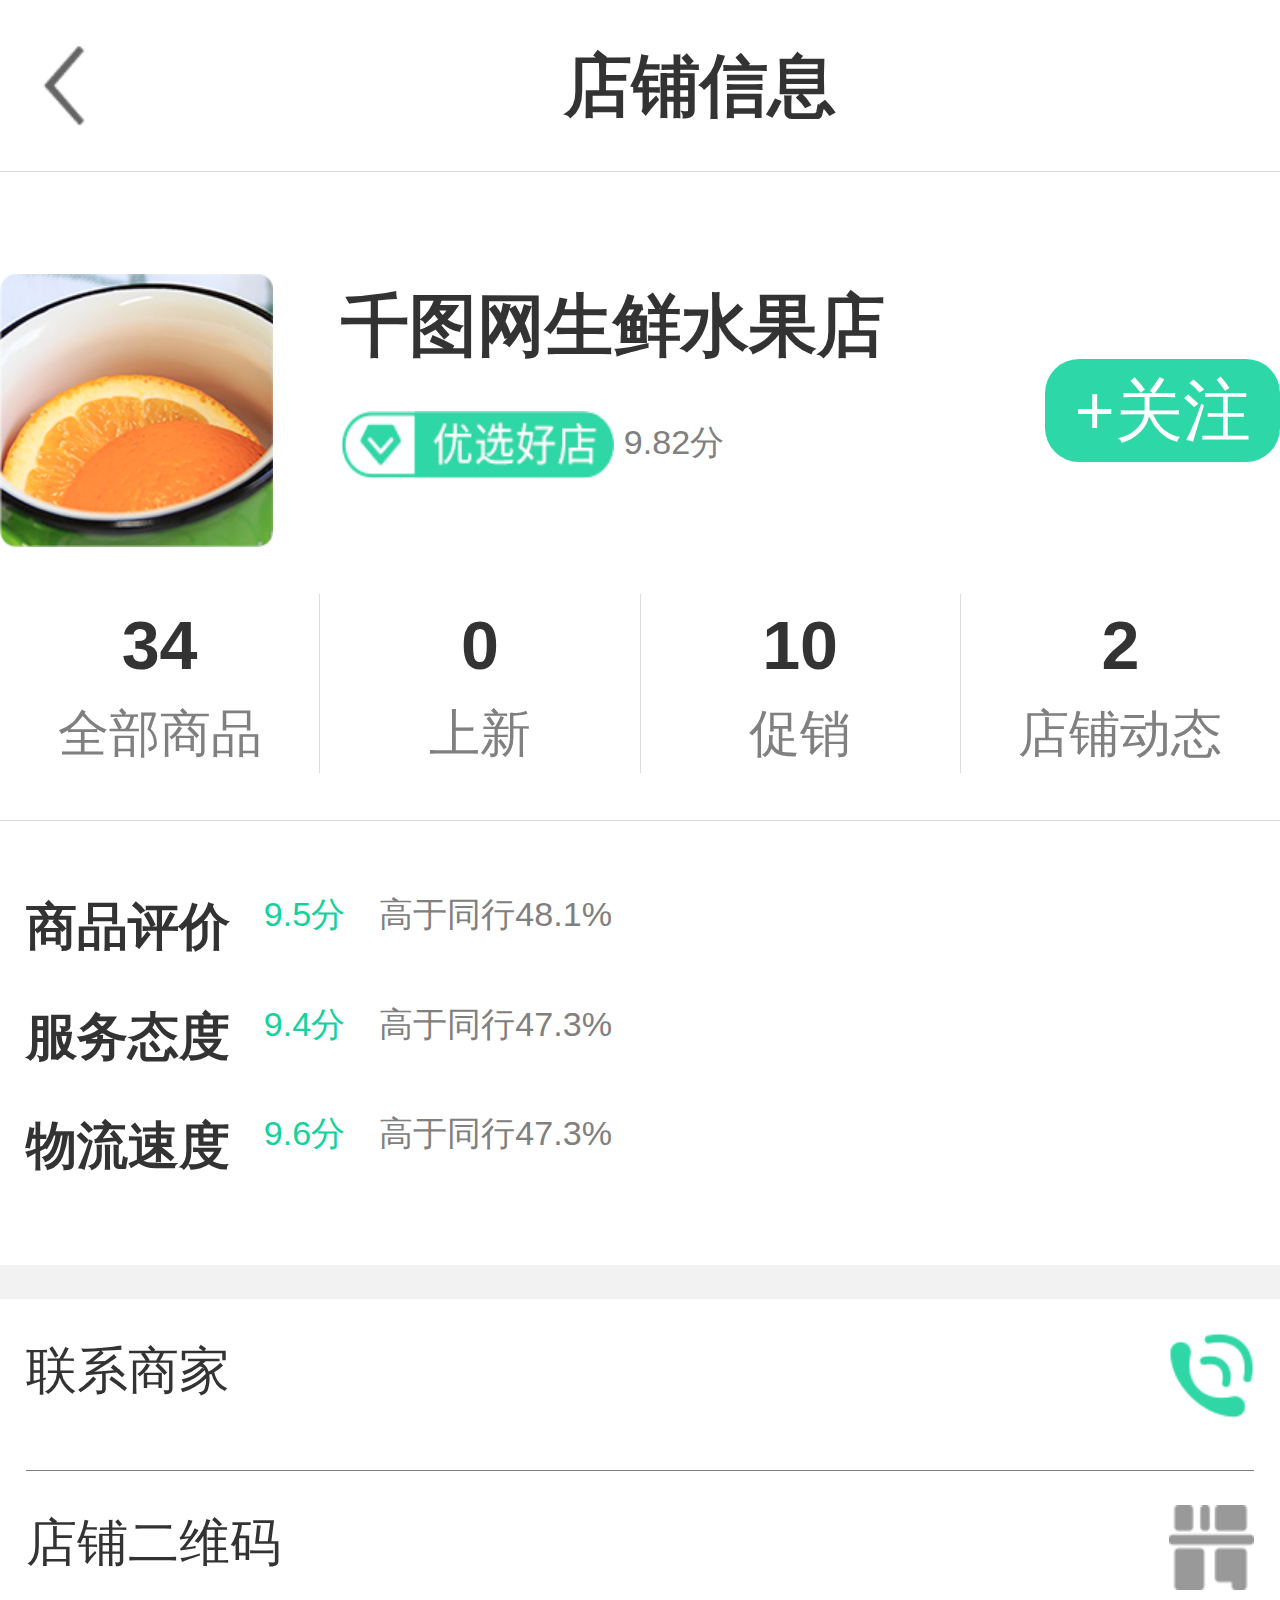
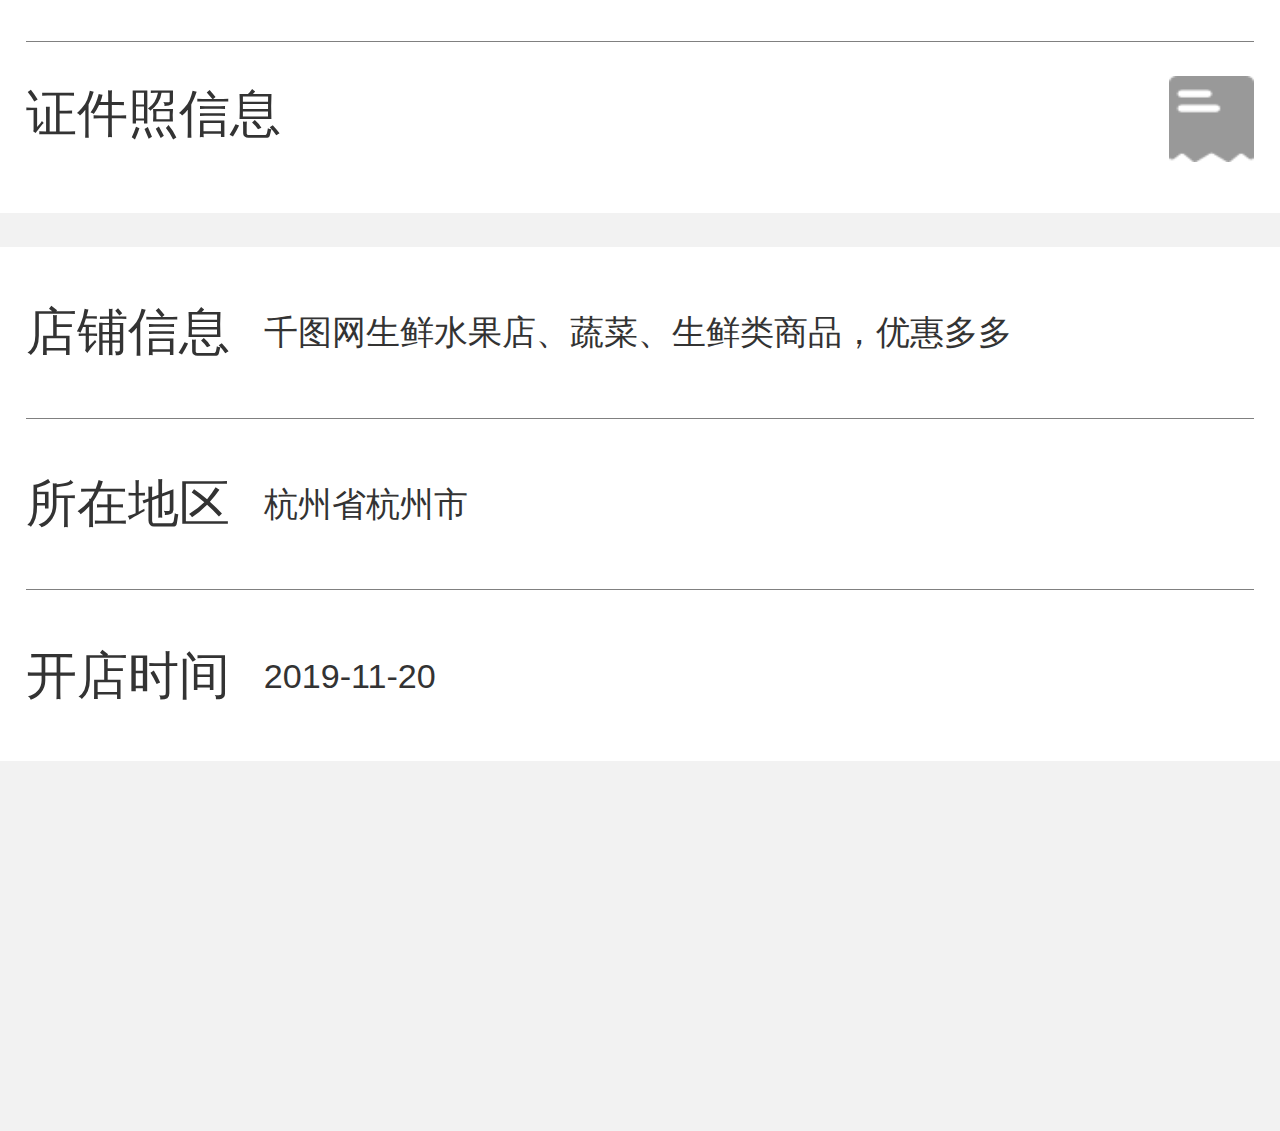
<file: dianpuxinxi.html>
<!DOCTYPE html>
<html>
	<head>
		<meta charset="UTF-8">
		<meta name="viewport" content="width=device-width,initial-scale=1,minimum-scale=1,maximum-scale=1,user-scalable=no" />
		<link rel="stylesheet" type="text/css" href="css/reset.css"/>
		<title></title>
		<style type="text/css">
			*{
				outline-style: none;
				text-decoration: none;
			}
			span{
				display: inline-block;
			}
			#box{
				width: 100%;
				height: 8rem;
				background: #F2F2F2;
			}
			#box>p{
				width: 100%;
				height: 0.5rem;
				font-size: 0.2rem;
				font-weight: bold;	
				display: flex;
				justify-content: center;
				align-items: center;
				border-bottom:1px solid gainsboro ;
				background: white;
			}
			#box>p>span>a{
				width: 0.35rem;
				height: 0.35rem;
			}
			#box>p>span>a>img{
				width: 0.35rem;
				height: 0.35rem;
			}
			#box>p>span:last-child{
				width: 90%;
				text-align: center;
			}
			#shang{
				width: 100%;
				height: 0.8rem;
				margin: 0 auto;
				padding-top: 0.3rem;
				display: flex;
				align-items: center;
				background: white;
			}
			#shang>p:first-child{
				width: 0.8rem;
				height: 0.8rem;
				display: flex;
			}
			#shang>p:first-child>img{
				width: 0.8rem;
				height: 0.8rem;
			}
			#shang>ul{
				width:56%;
				height: 0.8rem;
				margin-left: 0.2rem;
			}
			#shang>ul>li:first-child{
				font-size: 0.2rem;
				font-weight: bold;
			}
			#shang>ul>li:last-child{
				margin-top:0.1rem ;
				color: gray;
				font-size: 0.1rem;
			}
			#shang>ul>li:last-child>img{
				width: 0.8rem;
				height: 0.2rem;
			}
			#shang>p:nth-child(3){
				background: #2DD7A8;			
				font-size: 0.2rem;
				color: white;
				width: 0.7rem;
				height: 0.3rem;
				text-align: center;
				line-height: 0.3rem;
				border-radius: 0.1rem;
			}
			#zhong{
				width: 100%;
				background: white;
			}
			#zhong>ul:first-child{
				width: 100%;
				display: flex;
				height: 0.8rem;
				align-items: center;
				justify-content: space-around;
				border-bottom: 1px solid gainsboro;			
			}
			#zhong>ul:first-child>li{
				width: 25%;
				font-size: 0.2rem;
				text-align: center;			
			}
			#zhong>ul:first-child>li:first-child{
				border-right: 1px solid gainsboro;
			}
			#zhong>ul:first-child>li:nth-child(2){
				border-right: 1px solid gainsboro;
			}
			#zhong>ul:first-child>li:nth-child(3){
				border-right: 1px solid gainsboro;
			}
			#zhong>ul:first-child>li>p:first-child{
				font-weight: bold;
			}
			#zhong>ul:first-child>li>p:last-child{
				font-size: 0.15rem;
				color: gray;
			}
			#zhong>div{
				width: 96%;
				height:1.2rem;
				margin: 0 auto;
				margin-top: 0.1rem;
			}
			#zhong>div>ul{
				width: 100%;
				height: 0.32rem;
				display: flex;
			}
			#zhong>div>ul>li{
				margin-top: 0.1rem;
				margin-right: 0.1rem;
			}
			#zhong>div>ul>li:first-child{
				font-size: 0.15rem;
				font-weight: bold;
			}
			#zhong>div>ul>li:nth-child(2){
				font-size: 0.1rem;
				color: #15D29A;
			}
			#zhong>div>ul>li:nth-child(3){
				font-size: 0.1rem;
				color: gray;
			}
			#xia{
				margin-top: 0.1rem;
				width: 100%;
				background: white;
				margin-bottom: 0.1rem;
			}
			#xia>p{
				width: 96%;
				margin: 0 auto;
				height: 0.5rem;
				font-size:0.15rem;
				display: flex;
				justify-content: space-between;
				align-items: center;				
			}
			#xia>p:first-child{
				border-bottom: 1px solid gray;
			}
			#xia>p:nth-child(2){
				border-bottom: 1px solid gray;
			}
			#xia>p>span{
				height: 0.3rem;
			}
			#xia>p>span>img{
				width: 0.25rem;
				height: 0.25rem;
			}
			#di{
				margin-top: 0.1rem;
				width: 100%;
				background: white;
				margin-bottom: 0.1rem;
			}
			#di>p{
				width: 96%;
				margin: 0 auto;
				height: 0.5rem;
				font-size:0.15rem;
				display: flex;
				align-items: center;		
			}
			#di>p:first-child{
				border-bottom: 1px solid gray;
			}
			#di>p:nth-child(2){
				border-bottom: 1px solid gray;
			}
			#di>p>span{
				height: 0.3rem;
				line-height: 0.3rem;
			}
			#di>p>span:last-child{
				margin-left: 0.1rem;
				font-size: 0.1rem;
			}
			#di>p>span>img{
				width: 0.25rem;
				height: 0.25rem;
			}
		</style>
	</head>
	<body>
		<div id="box">
			<p><span><a href="dian.html"><img src="img/zuowo.png"/></a></span><span>店铺信息</span></p>
			<div id="shang">
				<p><img src="img/500712982.png"/></p>
				<ul>
					<li>千图网生鲜水果店</li>
					<li><img src="img/youxuan.png"/> 9.82分</li>
				</ul>
				<p><span>+</span>关注</p>
			</div>
			<div id="zhong">
				<ul>
					<li>
						<p>34</p>
						<p>全部商品</p>
					</li>
					<li>
						<p>0</p>
						<p>上新</p>
					</li>
					<li>
						<p>10</p>
						<p>促销</p>
					</li>
					<li>
						<p>2</p>
						<p>店铺动态</p>
					</li>
				</ul>
				<div>
					<ul>
						<li>商品评价</li>
						<li>9.5分</li>
						<li>高于同行48.1%</li>
					</ul>
					<ul>
						<li>服务态度</li>
						<li>9.4分</li>
						<li>高于同行47.3%</li>
					</ul>
					<ul>
						<li>物流速度</li>
						<li>9.6分</li>
						<li>高于同行47.3%</li>
					</ul>
				</div>
			</div>
			<div id="xia">
				<p><span>联系商家</span><span><img src="img/lianxi.png"/></span></p>
				<p><span>店铺二维码</span><span><img src="img/saomasoudan.png"/></span></p>
				<p><span>证件照信息</span><span><img src="img/wodezhangdan.png"/></span></p>
			</div>
			<div id="di">
				<p><span>店铺信息</span><span>千图网生鲜水果店、蔬菜、生鲜类商品，优惠多多</span></p>
				<p><span>所在地区</span><span>杭州省杭州市</span></p>
				<p><span>开店时间</span><span>2019-11-20</span></p>
			</div>
		</div>
	</body>
	<script src="js/rem1.js" type="text/javascript" charset="utf-8"></script>
</html>
</file>
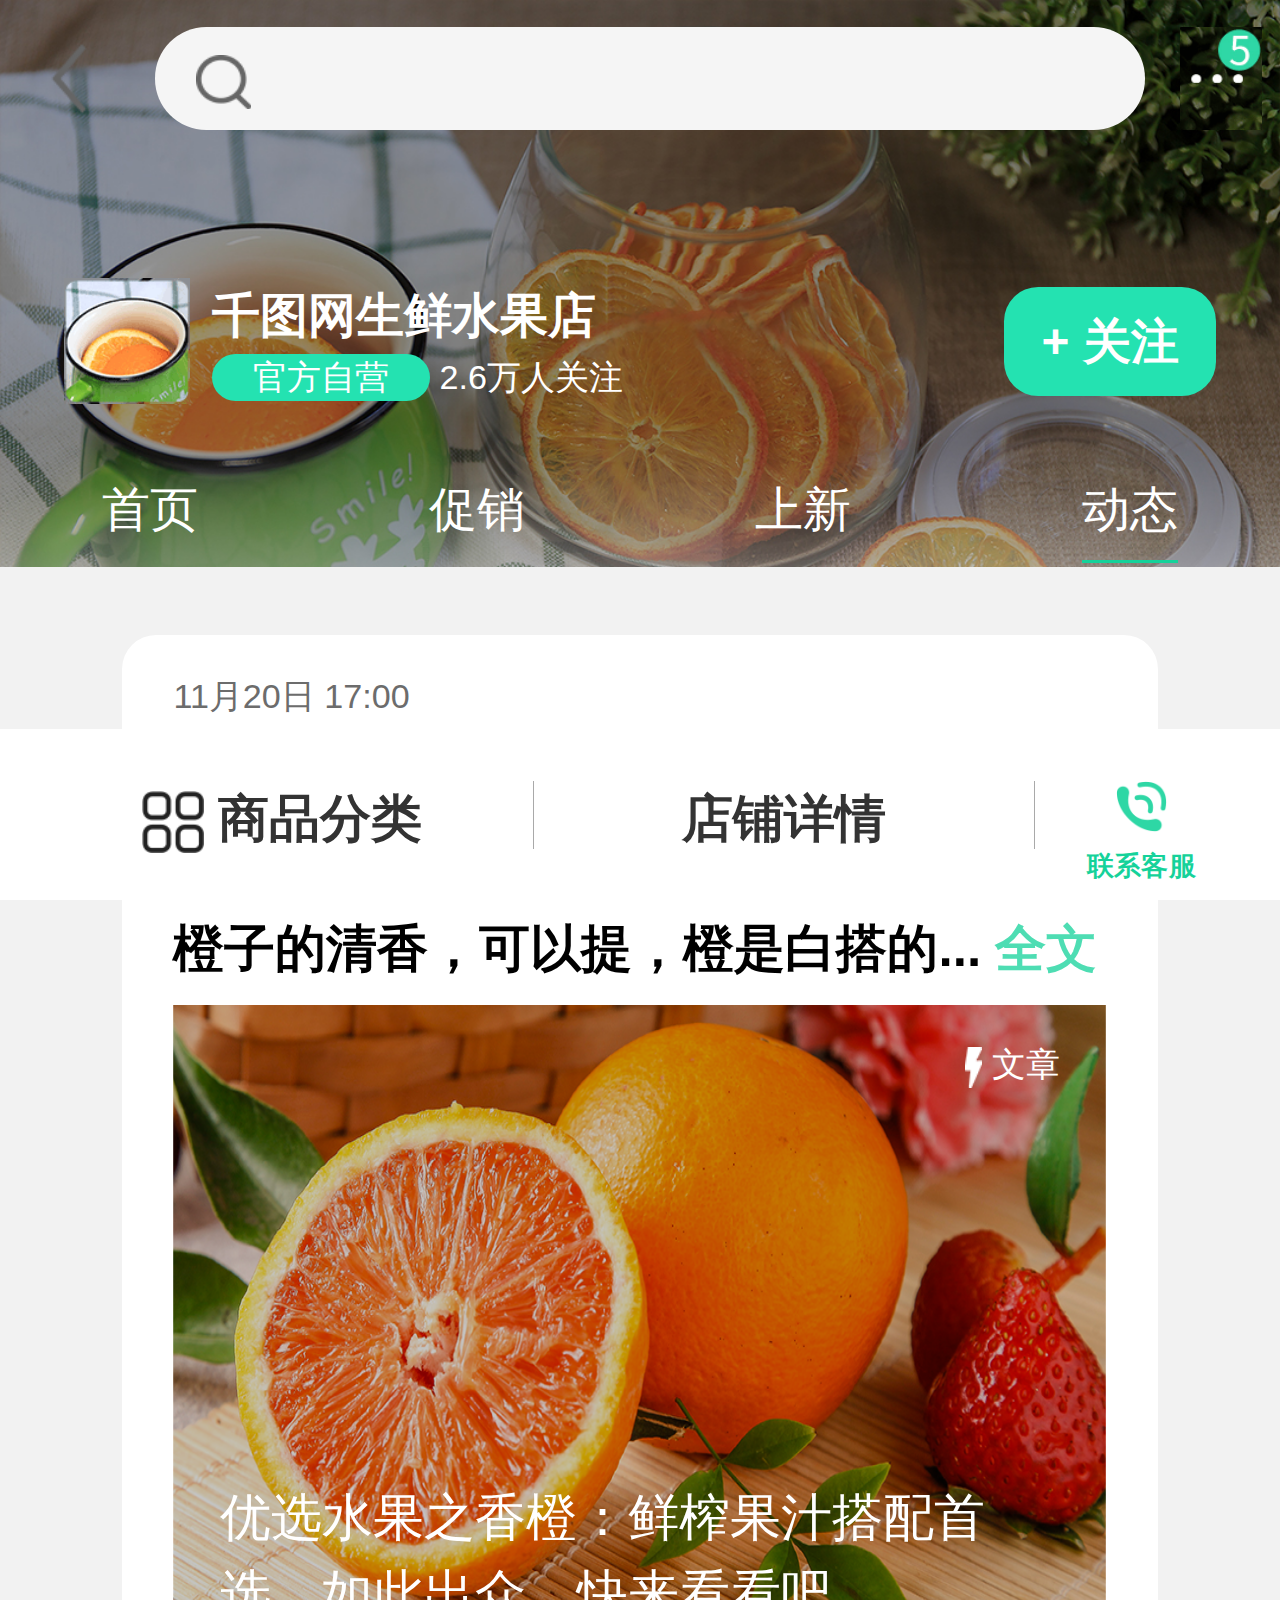
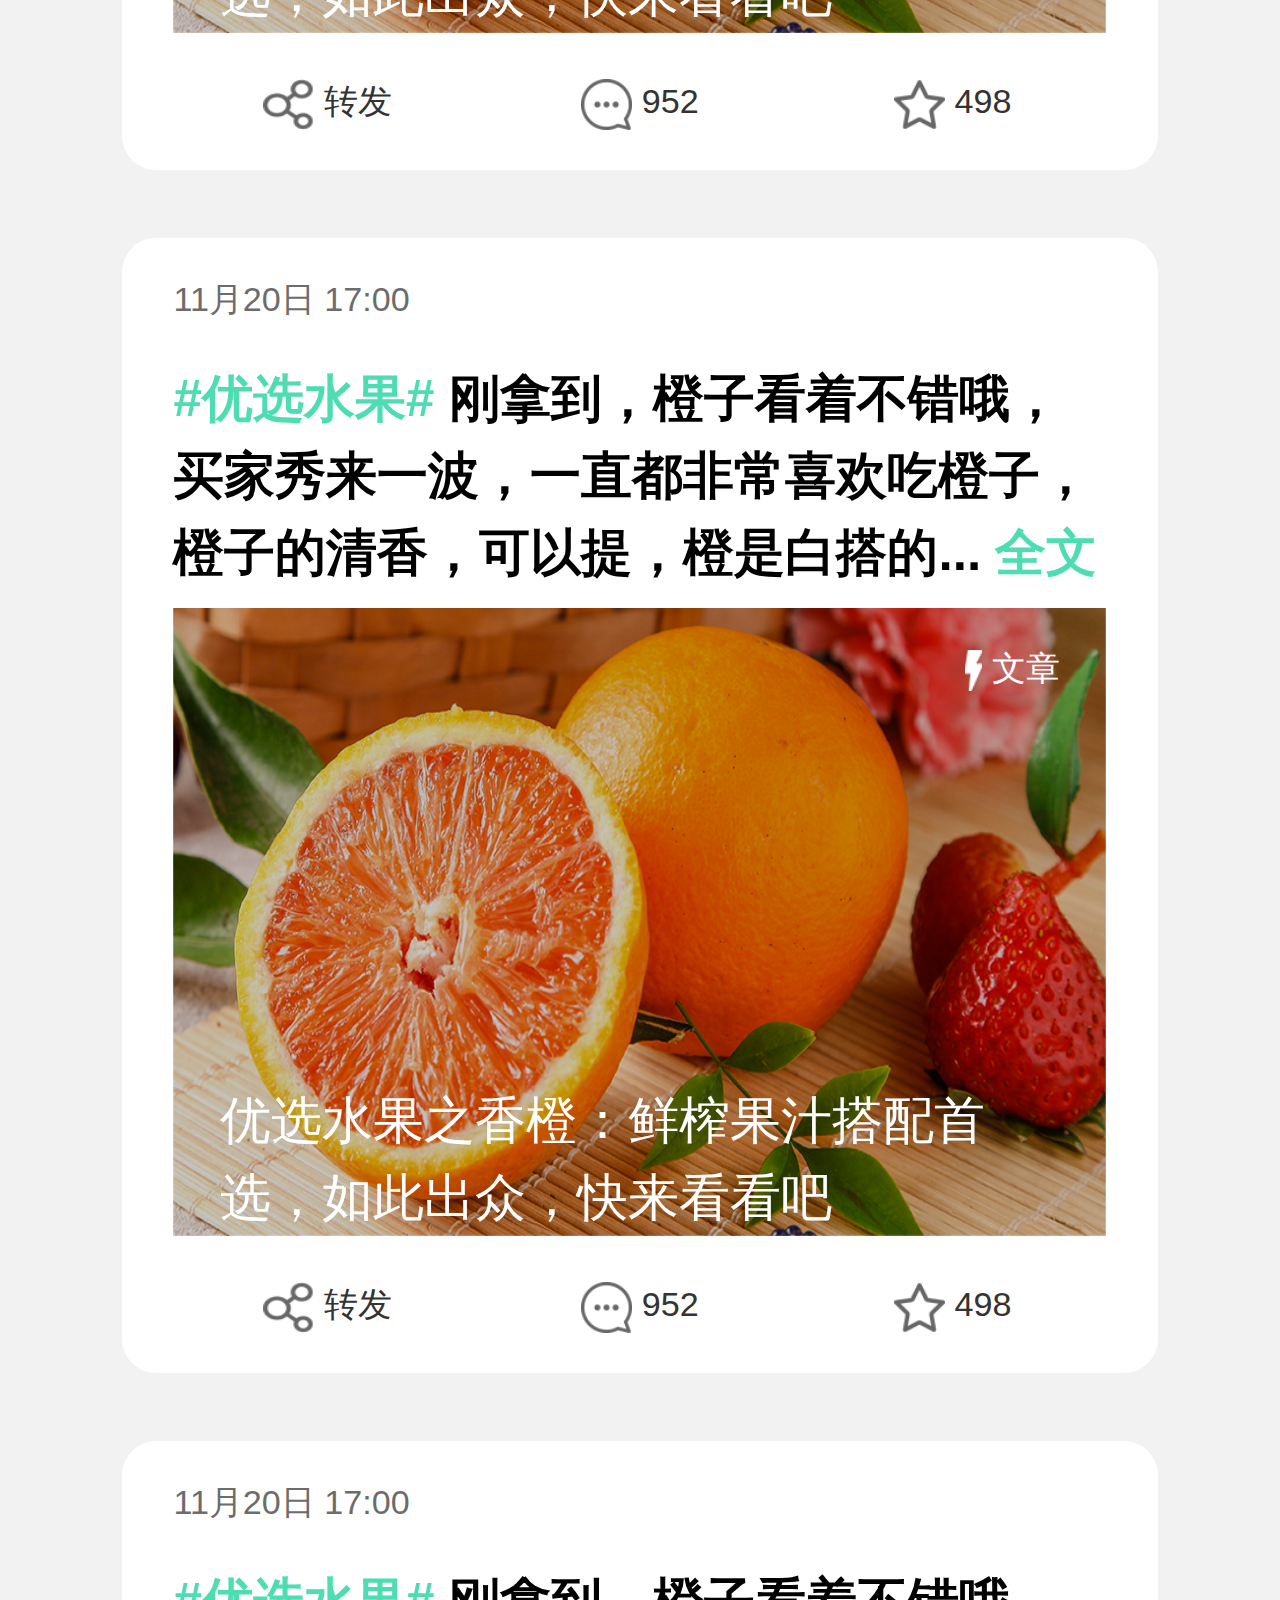
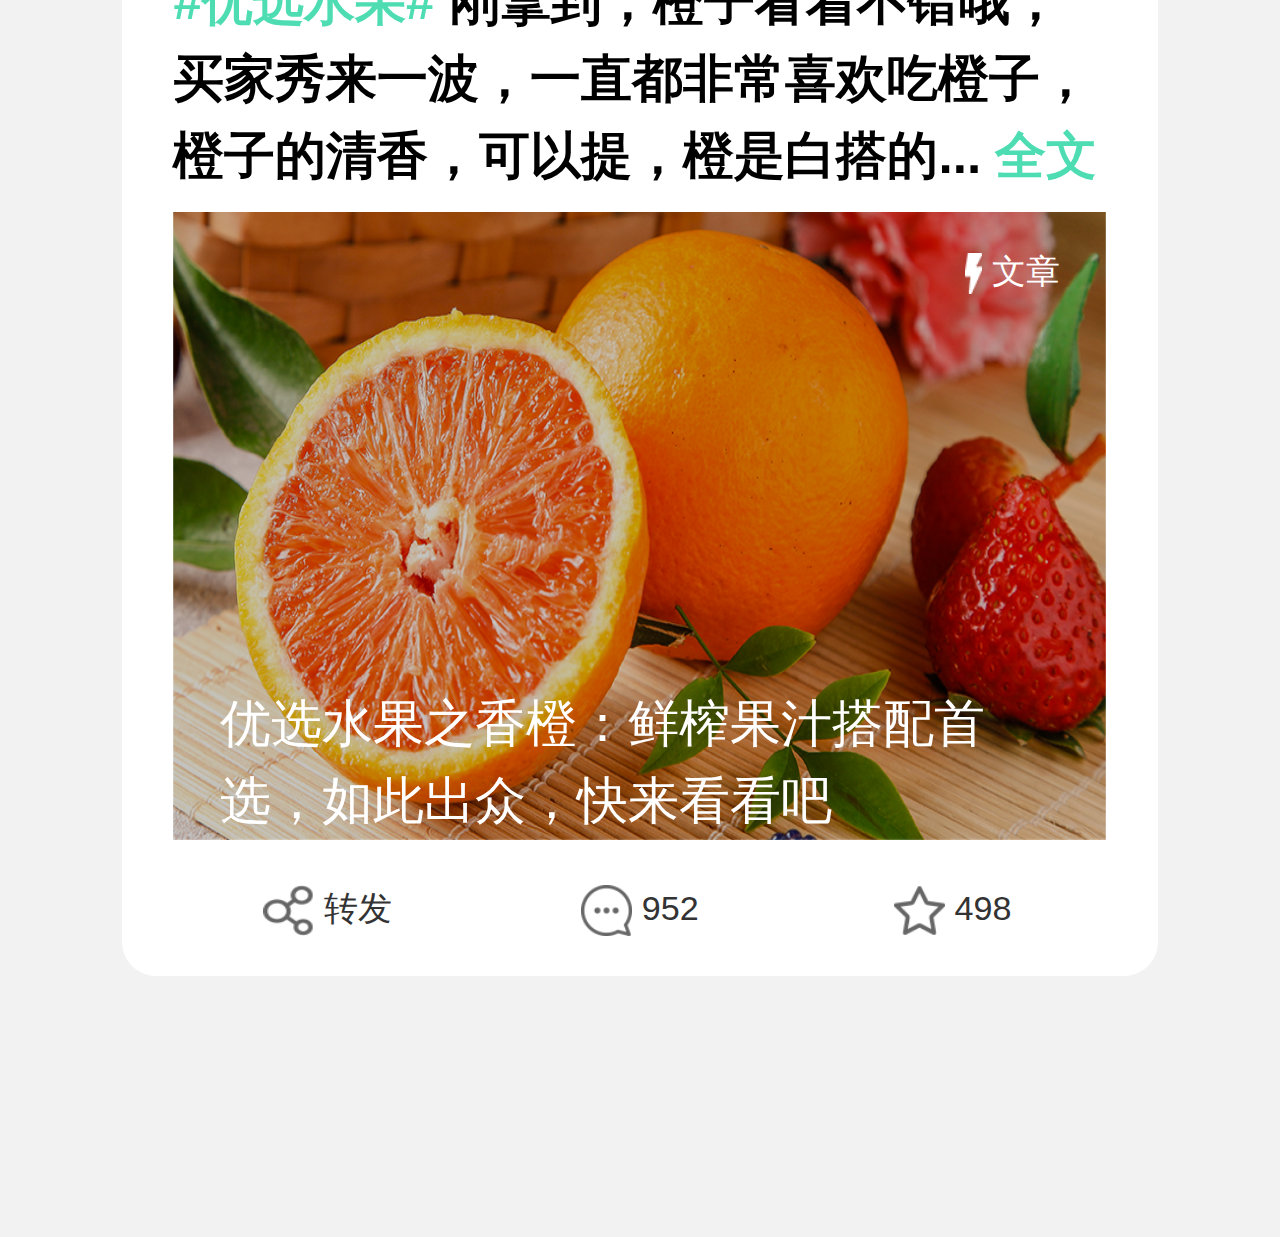
<file: dongtai.html>
<!DOCTYPE html>
<html>
	<head>
		<meta charset="utf-8">
		<meta name="viewport" content="width=device-width,initial-scale=1,minimum-scale=1,maximum-scale=1,user-scalable=no" />
		<title></title>
		<link rel="stylesheet" type="text/css" href="css/reset.css"/>
		<link rel="stylesheet" type="text/css" href="css/swiper.min.css"/>
		<style type="text/css">
			*{
				margin: 0;
				padding: 0;
			}		
			.box{
				width: 100%;
				height: 13rem;
				background: #f2f2f2;
				position: relative;
			}
			.box>.div{
				width: 97%;
				height: 0.14rem;
				display: flex;
				margin: 0 auto;				
				top: 0;
			}
			.box>.div>img{
				width: 100%;
			}
			.top{
				width: 100%;
				height: 0.46rem;
				display: flex;
				align-items: center;
				/* position: fixed; */
				/* top: 0.14rem; */
				position: absolute;
			}
			.top>ul{
				width: 100%;
				height: 0.46rem;
				display: flex;
				justify-content: space-around;
				align-items: center;
			}
			.top>ul>li{
				display: flex;
			}
			.top>ul>li:nth-child(1){
				width: 0.3rem;
				height: 0.3rem;
			}
			.top>ul>li:nth-child(1)>a{
				width: 0.3rem;
				height: 0.3rem;
				display: flex;
			}			
			.top>ul>li:nth-child(1)>a>img{
				width: 0.3rem;
				height: 0.3rem;
			}
			.top>ul>li:nth-child(2){
				width: 2.90rem;
				height: 0.3rem;
				position: relative;
			}
			.top>ul>li:nth-child(2)>img{
				width: 0.16rem;
				height: 0.16rem;
				position: absolute;
				top: 0.08rem;
				left: 0.12rem;
			}
			.top>ul>li:nth-child(2)>input{
				width: 2.50rem;
				height: 0.3rem;
				border: none;
				font-size: 0.1rem;
				padding-left: 0.4rem;
				border-radius: 0.15rem;
				/* background: rgba(1,1,1,0.6); */
				background-color: #f5f5f5;		
			}
			.top>ul>li:nth-child(3){
				width: 0.24rem;
				height: 0.3rem;
			}
			.top>ul>li:nth-child(3)>img{
				width: 0.24rem;
				height: 0.3rem;
			}
			.midd{
				width: 100%;
				height: 1.66rem;
				/* padding-bottom: 0.05rem; */
				background: url(img/juxing.jpg) no-repeat;
				background-size: 100% 150%;
				overflow: hidden;
			}
			.midd>div{
				width: 90%;				
				margin: 0 auto;
				
			}
			.midd>.one{
				height: 0.6rem;
				margin-top: 0.7rem;
				display: flex;
				align-items: center;
			}
			.midd>.one>ul{
				width: 100%;
				height: 0.36rem;
				color: white;
				font-size: 0.14rem;
				display: flex;
				justify-content: space-between;
				align-items: center;
			}
			.midd>.one>ul>li{
				height: 0.36rem;
			}
			.midd>.one>ul>li:first-child{
				width: 0.37rem;
				height: 0.37rem;
			}
			.midd>.one>ul>li:first-child>img{
				width: 0.37rem;
				height: 0.37rem;
			}
			.midd>.one>ul>li:nth-child(2){
				width: 2.26rem;
			}
			.midd>.one>ul>li:nth-child(2)>p:nth-child(1){
				font-size: 0.14rem;
				font-weight: bold;
			}
			.midd>.one>ul>li:nth-child(2)>p:nth-child(2){
				font-size: 0.1rem;
			}
			.midd>.one>ul>li:nth-child(2)>p:nth-child(2)>span:first-child{
				display: inline-block;
				width: 0.64rem;
				height: 0.14rem;
				border-radius: 0.07rem;
				background: #24e2b1;
				text-align: center;
				line-height: 0.14rem;
				/* transform: scale(0.8); */
			}
			.midd>.one>ul>li:nth-child(3){
				width: 0.62rem;
				height: 0.32rem;
				text-align: center;
				line-height: 0.32rem;
				background: #24e2b1;
				border-radius: 0.1rem;
				font-weight: bold;
			}
			.two{
				width: 100%;
				height: 0.38rem;
			}
			.two>ul{
				width: 100%;
				height: 100%;
				display: flex;
				justify-content: space-between;
				align-items: center;
			}
			.two>ul>li{
				width: 15%;
				height: 0.2rem;
				font-size: 0.14rem;
				display: flex;
				justify-content: center;
			}
			.two>ul>li>p{
				height: 0.20rem;
				padding-bottom: 0.05rem;
				color: white;
				/* border-bottom: 2px solid white; */
			}
			.two>ul>li:last-child>p{
				border-bottom: 3px solid #15D29A;
			}
			#nei{
				width: 90%;
				margin: 0 auto;
				height: 4rem;
			}
			.middt{
				width: 90%;
				margin: 0 auto;
				background: white;
				margin-top: 0.2rem;
				border-radius: 0.1rem;
			}
			.middt>ul{
				width: 90%;
				margin: 0 auto;
			}
			.middt>ul>li{
				width: 100%;
			}
			.middt>ul>li:first-child{
				color: #6c6c6c;
				font-size: 0.1rem;
				height: 0.36rem;
				line-height: 0.36rem;
			}
			.middt>ul>li:nth-child(2){
				color: black;
				font-size: 0.15rem;
				font-weight: bold;				
			}
			.middt>ul>li:nth-child(2)>span{
				color: #4eddb3;
			}
			.middt>ul>li:nth-child(3){
				color: black;
				font-size: 0.15rem;
				font-weight: bold;
				display: none;
			}
			.middt>ul>li:nth-child(3)>span{
				color: #4eddb3;
			}									
			.middt>ul>li:nth-child(4){
				height: 1.84rem;
				margin-top: 0.05rem;
				background: url(img/juxingba.png) no-repeat;
				background-size: 100% 100%;
				position: relative;
				display: flex;
				justify-content: center;
			}
			.middt>ul>li:nth-child(4)>p{
				width: 90%;
				margin: 0 auto;
			}
			.middt>ul>li:nth-child(4)>p:first-child{
				text-align: right;
				font-size: 0.1rem;
				color: white;
				margin-top: 0.1rem;
			}
			.middt>ul>li:nth-child(4)>p:first-child>img{
				width: 0.05rem;
				height: 0.12rem;
			}
			.middt>ul>li:nth-child(4)>p:last-child{
				/* text-align: center; */
				font-size: 0.15rem;
				color: white;
				position: absolute;
				bottom: 0;
			}
			.middt>ul>li:nth-child(5){
				display: flex;
				height: 0.4rem;
				justify-content: space-between;
			}
			.middt>ul>li:nth-child(5)>p{
				font-size: 0.1rem;
				height: 0.4rem;
				text-align: center;
				line-height: 0.4rem;
				width: 33%;
			}
			.middt>ul>li:nth-child(5)>p>img{
				width: 0.15rem;
				height: 0.15rem;
			}
			.foot{
				width: 100%;
				height: 0.5rem;
				font-size: 0.15rem;
				background: white;
				position: fixed;
				bottom: 0;
			}
			.foot>ul{
				width: 95%;
				height: 100%;
				margin: 0 auto;
				display: flex;
				align-items: center;
			}
			.foot>ul>li{
				width: 1.6rem;
				height: 0.2rem;
				border-right: 1px solid darkgray;
				text-align: center;
				/* line-height: 0.5rem; */
				font-weight: bold;
			}
			.foot>ul>li img{
				width: 0.18rem;
				height: 0.18rem;
				vertical-align: middle;
			}
			.foot>ul>li:last-child{
				width: 0.68rem;
				display: flex;
				flex-wrap: wrap;
				border: none;
			}
			.foot>ul>li:last-child>p{
				width: 100%;
				font-size: 0.1rem;
				display: flex;
				justify-content: center;
				align-items: center;
			}
			.foot>ul>li:last-child>p:last-child{
				height: 0.1rem;
				color: #15d29a;
				margin-top: 0.05rem;
				transform: scale(0.8);
			}
			.foot>ul>li:last-child img{
				width: 0.15rem;
				height: 0.15rem;
			}
		</style>
	</head>
	<body>
		<div class="box">
			<div class="top">
				<ul>
					<li><a href="dian.html"><img src="img/zuowo.png" ></a></li>
					<li><img src="img/sousuo.png" ><input type="text" name="" id="" value="" /></li>
					<li><img src="img/dianyesan.png" ></li>
				</ul>
			</div>
			<div class="midd">
				<div class="one">
					<ul>
						<li><img src="img/dianqi.png" ></li>
						<li>
							<p>千图网生鲜水果店</p>
							<p>
								<span>官方自营</span>
								<span>2.6</span>万人关注
							</p>
						</li>
						<li>+&nbsp;关注</li>
					</ul>
				</div>
				<div class="two">
					<ul>
						<li><p><a href="index.html" style="color: white;">首页</a></p></li>
						<li><p>促销</p></li>
						<li><p>上新</p></li>
						<li><p>动态</p></li>
					</ul>
				</div>
			</div>
			<div id="nei">
				<div class="middt">
					<ul>
						<li>11月20日 17:00</li>
						<li class="li">
							<span>#优选水果#</span>
							刚拿到，橙子看着不错哦，买家秀来一波，一直都非常喜欢吃橙子，橙子的清香，可以提，橙是白搭的... <span class="quan">全文</span>
						</li>
						<li class="li1">
							<span>#优选水果#</span>
							刚拿到，橙子看着不错哦，买家秀来一波，一直都非常喜欢吃橙子，橙子的清香，可以提，橙是白搭的橙子的清香，可以提，橙是白搭的好吃好吃<span class="sho">收起</span>
						</li>
						<li>
							<p><img src="img/shandian.png" > 文章</p>
							<p>优选水果之香橙：鲜榨果汁搭配首选，如此出众，快来看看吧</p>
						</li>
						<li>
							<p><img src="img/fenxiang.png" > 转发</p>
							<p><img src="img/xiaoyi.png" > 952</p>
							<p><img src="img/guanzhu.png" > 498</p>
						</li>
					</ul>
				</div>
				<div class="middt">
					<ul>
						<li>11月20日 17:00</li>
						<li class="li">
							<span>#优选水果#</span>
							刚拿到，橙子看着不错哦，买家秀来一波，一直都非常喜欢吃橙子，橙子的清香，可以提，橙是白搭的... <span class="quan">全文</span>
						</li>
						<li class="li1">
							<span>#优选水果#</span>
							刚拿到，橙子看着不错哦，买家秀来一波，一直都非常喜欢吃橙子，橙子的清香，可以提，橙是白搭的橙子的清香，可以提，橙是白搭的好吃好吃<span class="sho">收起</span>
						</li>
						<li>
							<p><img src="img/shandian.png" > 文章</p>
							<p>优选水果之香橙：鲜榨果汁搭配首选，如此出众，快来看看吧</p>
						</li>
						<li>
							<p><img src="img/fenxiang.png" > 转发</p>
							<p><img src="img/xiaoyi.png" > 952</p>
							<p><img src="img/guanzhu.png" > 498</p>
						</li>
					</ul>
				</div>
				<div class="middt">
					<ul>
						<li>11月20日 17:00</li>
						<li class="li">
							<span>#优选水果#</span>
							刚拿到，橙子看着不错哦，买家秀来一波，一直都非常喜欢吃橙子，橙子的清香，可以提，橙是白搭的... <span class="quan">全文</span>
						</li>
						<li class="li1">
							<span>#优选水果#</span>
							刚拿到，橙子看着不错哦，买家秀来一波，一直都非常喜欢吃橙子，橙子的清香，可以提，橙是白搭的橙子的清香，可以提，橙是白搭的好吃好吃<span class="sho">收起</span>
						</li>
						<li>
							<p><img src="img/shandian.png" > 文章</p>
							<p>优选水果之香橙：鲜榨果汁搭配首选，如此出众，快来看看吧</p>
						</li>
						<li>
							<p><img src="img/fenxiang.png" > 转发</p>
							<p><img src="img/xiaoyi.png" > 952</p>
							<p><img src="img/guanzhu.png" > 498</p>
						</li>
					</ul>
				</div>
			</div>
			<div class="foot">
				<ul>
					<li><img src="img/leibie.png" > <span><a href="fanfan.html">商品分类</a></span></li>
					<li><a href="dianpuxinxi.html">店铺详情</a></li>
					<li>
						<p><img src="img/lianxi.png" ></p>
						<p>联系客服</p>
					</li>
				</ul>
			</div>
		</div>
	</body>
	<script src="js/rem1.js" type="text/javascript" charset="utf-8"></script>
	<script src="js/swiper.min.js" type="text/javascript" charset="utf-8"></script>
	<script src="js/zepto.js" type="text/javascript" charset="utf-8"></script>
	<script src="js/jquery-1.11.1.min.js" type="text/javascript" charset="utf-8"></script>
	<script type="text/javascript">
		for(var i=0;i<$('.quan').length;i++){
			$('.quan').eq(i).click(function(){
					$(this).parent('.li').hide();
					$(this).parent().siblings('.li1').show();								
			})
		}
		for(var i=0;i<$('.sho').length;i++){
			$('.sho').eq(i).click(function(){
					$(this).parent('.li1').hide();
					$(this).parent().siblings('.li').show();								
			})
		}
	</script>
</html>
</file>
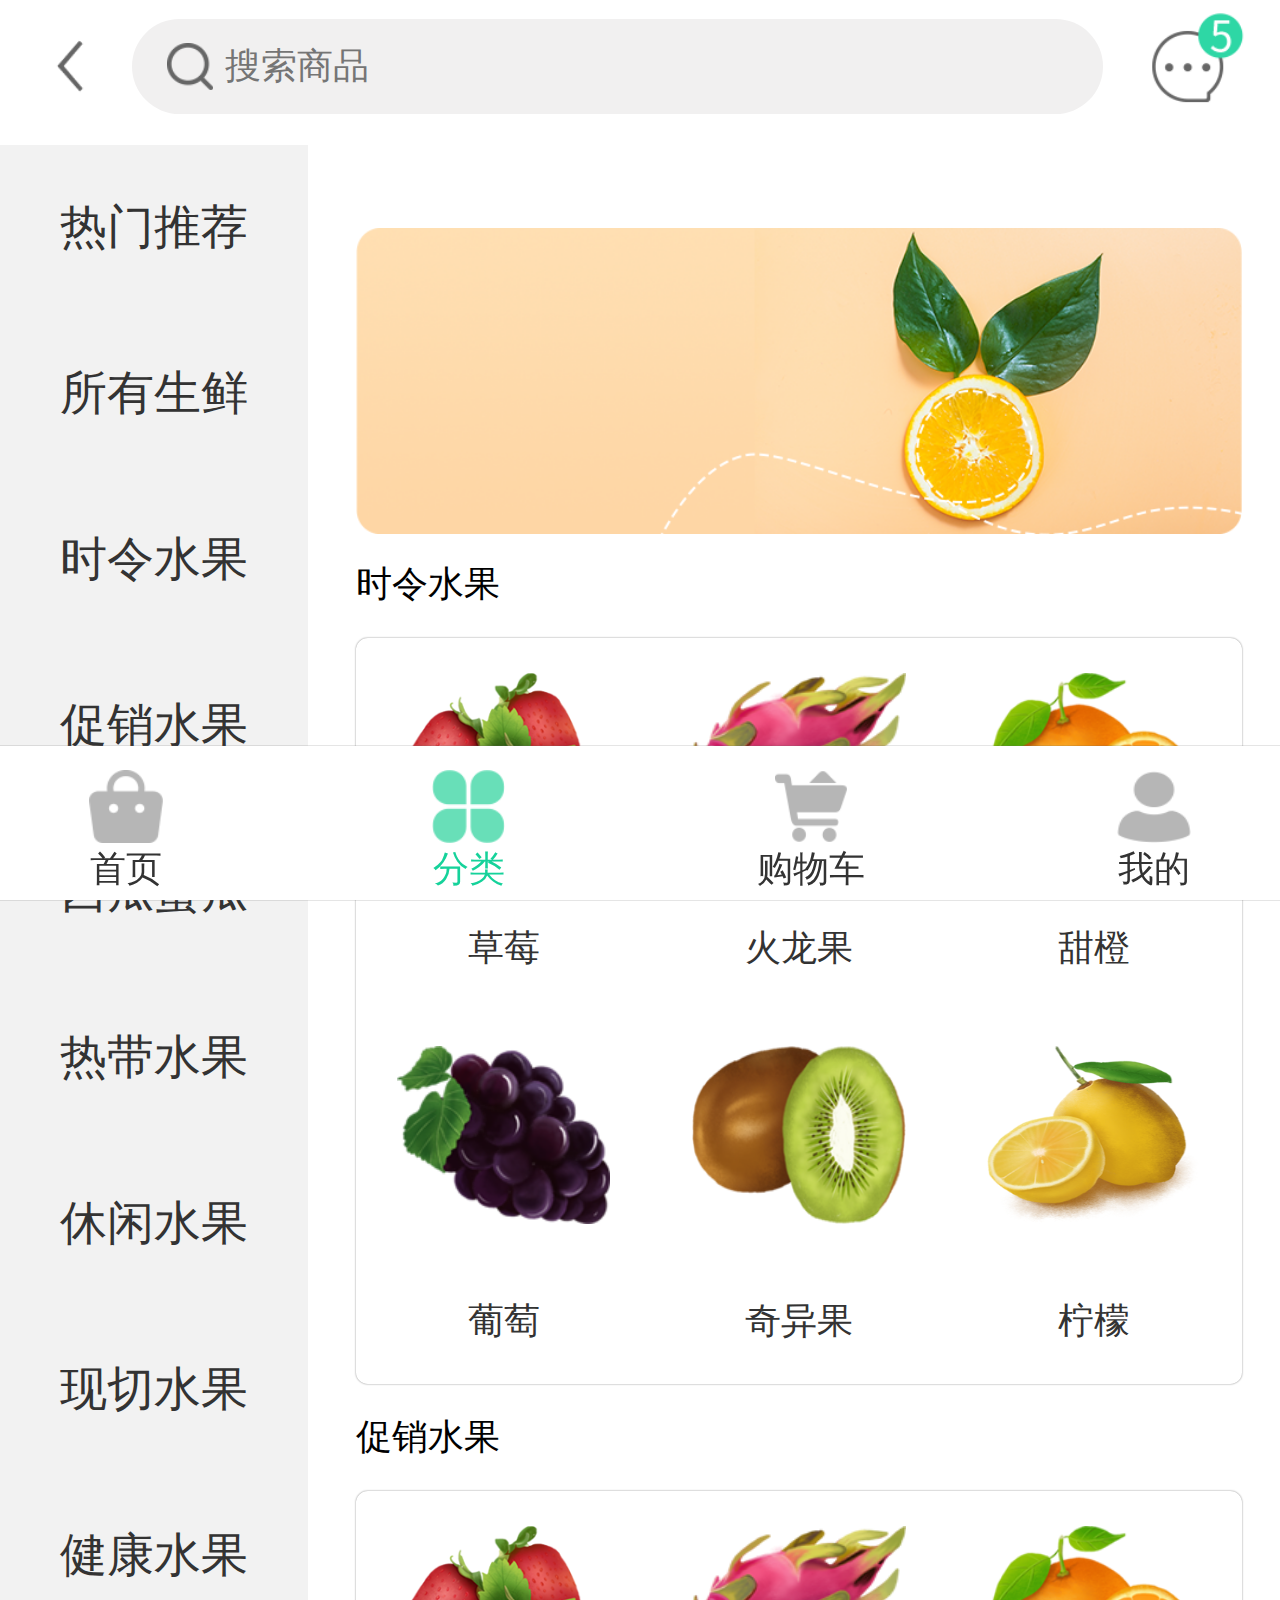
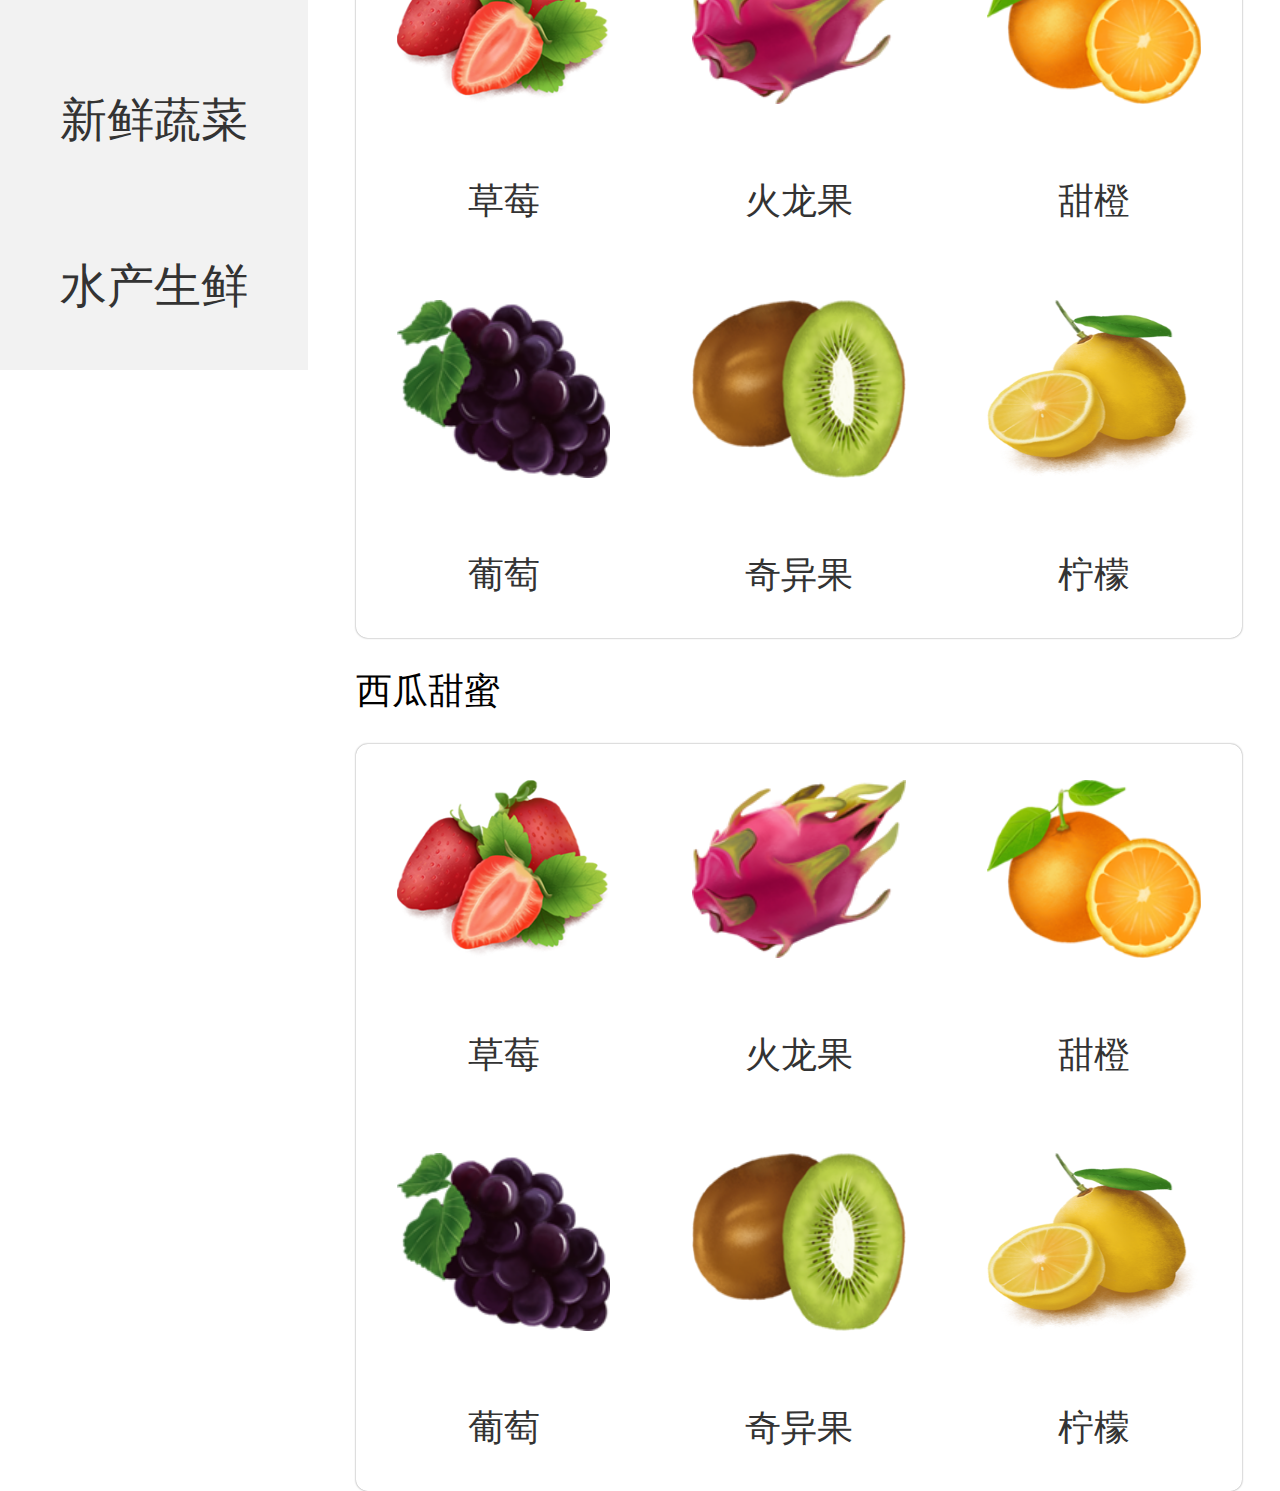
<file: fanfan.html>
<!DOCTYPE html>
<html>
	<head>
		<meta charset="UTF-8">
		<title></title>
		<link rel="stylesheet" type="text/css" href="css/reset.css"/>
		<meta name="viewport" content="width=device-width,initial-scale=1,minimum-scale=1,maximum-scale=1,user-scalable=no" />
		<style type="text/css">
			*{
				margin: 0;
				padding: 0;
				list-style: none;
				text-decoration: none;
			}
			span{
				display: inline-block;
			}
			#box{
				width: 100%;
				position: relative;
			}
			#box>p{
				
				height: 4.8rem;
				width: 95%;
				display: flex;
				align-items: center;
				margin: 0 auto;
			}
			#box>p>img{
				width: 100%;
			}
			#so{
				width: 95%;
				margin: 0 auto;
				display: flex;
				align-items: center;
				margin-top: 1rem;
			}
			#so>p:first-child>img{
				width: 6.4rem;
				height: 6.4rem;
			}
			#so>p:first-child{
				margin-right: 2rem;
			}
			#so>p:nth-child(2){
				width: 83%;
				background: #F1F0F0;
				height: 8rem;
				display: flex;
				align-items: center;
				border-radius: 4rem;
			}
			#so>p:nth-child(2)>input{
				width: 60rem;
				margin-left: 1rem;
				height: 4rem;
				border: 0px;
				font-size: 2rem;
				background: #F1F0F0;
				font-size: 3rem;
			}
			#so>p:nth-child(2)>span>img{
				width: 3.9rem;
				height: 4rem;
			}
			#so>p:nth-child(2)>span{
				margin-left:3rem ;
			}
			#so>p:last-child{
				margin-left: 4rem;
			}
			#so>p:last-child>img{
				width: 8.2rem;
				height: 9.2rem;
			}
			#nei{
				width: 97%;
				display: flex;
				justify-content: space-between;
				margin-top: 2rem;
			}
			#left{
				width: 26rem;
				/*border: 1px solid black;*/
			}
			#left>ul>li{
				height: 14rem;
				font-size: 4rem;
				line-height: 14rem;
				text-align: center;
				background: #F2F2F2;
				display: flex;
				align-items: center;
			}
			#left>ul>li>p{
				height: 8rem;
				width: 26rem;
				line-height: 8rem;
				text-align: center;				
			}
			#left>ul>li:hover{
				background: white;
			}
			#left>ul>li>p:hover{
				color: #3FDAAD;
				border-left:6px solid #3FDAAD;
			}
			#right{
				width: 74.7rem;
			}
			#right>p{
				margin-top: 7rem;
				width: 74.7rem;
				height: 25.6rem;
			}
			#right>p>img{
				width: 100%;
			}
			#right>#top{
				width: 100%;
			}
			#right>#top>p{
				height: 9rem;
				line-height: 9rem;
				font-size: 3rem;
				color: black;
			}
			#right>#top>ul{
				height: 63rem;
				width: 74.7rem;
				display: flex;
				flex-wrap: wrap;
				justify-content: space-between;
				border-radius:1rem ;
				box-shadow: 0 0 2px gray;
			}
			#right>#top>ul>li{
				width: 24.9rem;
				display: flex;
				flex-wrap: wrap;
				align-items: center;
				justify-content: center;
				font-size: 3rem;
			}
			#right>#top>ul>li>p>img{
				width: 18rem;
				height: 15rem;
			}
			#right>#top>ul>li>p:last-child{
				text-align: center;
				width: 100%;
			}
			#ding{
				width: 100%;
				height: 13rem;
				box-shadow: 0 0 1px #676767;
				position: fixed;
				background: white;
				bottom: 0rem;		
			}
			#ding>ul{
				width: 100%;
				display: flex;
				justify-content: space-between;
			}
			#ding>ul>li{
				width:21.25rem;
				font-size: 3rem;
				height: 13rem;
				text-align: center;
				/*border: 1px solid black;*/			
			}
			/*#ding>ul>li:hover{
				border-radius: 6.5rem;
				background: #3FDAAD;
				color: white;
			}
			#ding>ul>li>p:first-child{
				background: url(img/分类_05.png) no-repeat;
				background-position:7.6rem 0 ;
				z-index: 55;
			}*/
			#ding>ul>li:nth-child(2){
				color: #15D29A;
			}
			#ding>ul>li>p:first-child{
				margin-top:2rem ;
			}
			#ding>ul>li>p:first-child>img{
				width: 6.2rem;
				height: 6.2rem;
			}
			#ding>ul>li>p:last-child{
				margin-bottom:1rem ;
			}
			.cu{
				display: none;
			}
			.xi{
				display: none;
			}
		</style>
	</head>
	<body>
		<div id="box">
			<div id="so">
				<p><img src="img/zuowo.png"/></p>
				<p><span><img src="img/sousuo.png"/></span><input type="text" placeholder="搜索商品" name="" id="" value="" /></p>
			    <p><img src="img/fenleisan.png"/></p>
			</div>
			<div id="nei">
				<div id="left">
					<ul>
						<li><p>热门推荐</p></li>
						<li><p>所有生鲜</p></li>
						<li><p class="dian">时令水果</p></li>
						<li><p class="dian1">促销水果</p></li>
						<li><p class="dian2">西瓜蜜瓜</p></li>
						<li><p>热带水果</p></li>
						<li><p>休闲水果</p></li>
						<li><p>现切水果</p></li>
						<li><p>健康水果</p></li>
						<li><p>新鲜蔬菜</p></li>
						<li><p>水产生鲜</p></li>
					</ul>
				</div>
				<div id="right">
					<p><img src="img/banner.png"/></p>
					<div id="top" class="shi">
						<p>时令水果</p>
						<ul>
							<li>
								<p><img src="img/caokao.png"/></p>
								<p><a href="xiangqing.html">草莓</a></p>
							</li>
							<li>
								<p><img src="img/huolong.png"/></p>
								<p><a href="xiangqing.html">火龙果</a></p>
							</li>
							<li>
								<p><img src="img/cheng-kao.png"/></p>
								<p><a href="fanfan.html">甜橙</a></p>
							</li>
							<li>
								<p><img src="img/putao.png"/></p>
								<p><a href="fanfan.html">葡萄</a></p>
							</li>
							<li>
								<p><img src="img/mihotao.png"/></p>
								<p><a href="fanfan.html">奇异果</a></p>
							</li>
							<li>
								<p><img src="img/ningmeng.png"/></p>
								<p><a href="fanfan.html">柠檬</a></p>
							</li>
						</ul>
						<p>促销水果</p>
						<ul>
							<li>
								<p><img src="img/caokao.png"/></p>
								<p><a href="fanfan.html">草莓</a></p>
							</li>
							<li>
								<p><img src="img/huolong.png"/></p>
								<p><a href="fanfan.html">火龙果</a></p>
							</li>
							<li>
								<p><img src="img/cheng-kao.png"/></p>
								<p><a href="fanfan.html">甜橙</a></p>
							</li>
							<li>
								<p><img src="img/putao.png"/></p>
								<p><a href="fanfan.html">葡萄</a></p>
							</li>
							<li>
								<p><img src="img/mihotao.png"/></p>
								<p><a href="fanfan.html">奇异果</a></p>
							</li>
							<li>
								<p><img src="img/ningmeng.png"/></p>
								<p><a href="fanfan.html">柠檬</a></p>
							</li>
						</ul>
						<p>西瓜甜蜜</p>
						<ul>
							<li>
								<p><img src="img/caokao.png"/></p>
								<p><a href="fanfan.html">草莓</a></p>
							</li>
							<li>
								<p><img src="img/huolong.png"/></p>
								<p><a href="fanfan.html">火龙果</a></p>
							</li>
							<li>
								<p><img src="img/cheng-kao.png"/></p>
								<p><a href="fanfan.html">甜橙</a></p>
							</li>
							<li>
								<p><img src="img/putao.png"/></p>
								<p><a href="fanfan.html">葡萄</a></p>
							</li>
							<li>
								<p><img src="img/mihotao.png"/></p>
								<p><a href="fanfan.html">奇异果</a></p>
							</li>
							<li>
								<p><img src="img/ningmeng.png"/></p>
								<p><a href="fanfan.html">柠檬</a></p>
							</li>
						</ul>
					</div>
					<div id="top" class="cu">
						<p>促销水果</p>
						<ul>
							<li>
								<p><img src="img/caokao.png"/></p>
								<p><a href="xiangqing.html">草莓</a></p>
							</li>
							<li>
								<p><img src="img/huolong.png"/></p>
								<p><a href="xiangqing.html">火龙果</a></p>
							</li>
							<li>
								<p><img src="img/cheng-kao.png"/></p>
								<p><a href="fanfan.html">甜橙</a></p>
							</li>
							<li>
								<p><img src="img/putao.png"/></p>
								<p><a href="fanfan.html">葡萄</a></p>
							</li>
							<li>
								<p><img src="img/mihotao.png"/></p>
								<p><a href="fanfan.html">奇异果</a></p>
							</li>
							<li>
								<p><img src="img/ningmeng.png"/></p>
								<p><a href="fanfan.html">柠檬</a></p>
							</li>
						</ul>
						<p>西瓜甜蜜</p>
						<ul>
							<li>
								<p><img src="img/caokao.png"/></p>
								<p><a href="fanfan.html">草莓</a></p>
							</li>
							<li>
								<p><img src="img/huolong.png"/></p>
								<p><a href="fanfan.html">火龙果</a></p>
							</li>
							<li>
								<p><img src="img/cheng-kao.png"/></p>
								<p><a href="fanfan.html">甜橙</a></p>
							</li>
							<li>
								<p><img src="img/putao.png"/></p>
								<p><a href="fanfan.html">葡萄</a></p>
							</li>
							<li>
								<p><img src="img/mihotao.png"/></p>
								<p><a href="fanfan.html">奇异果</a></p>
							</li>
							<li>
								<p><img src="img/ningmeng.png"/></p>
								<p><a href="fanfan.html">柠檬</a></p>
							</li>
						</ul>
						<p>时令水果</p>
						<ul>
							<li>
								<p><img src="img/caokao.png"/></p>
								<p><a href="fanfan.html">草莓</a></p>
							</li>
							<li
								<p><img src="img/huolong.png"/></p>
								<p><a href="fanfan.html">火龙果</a></p>
							</li>
							<li>
								<p><img src="img/cheng-kao.png"/></p>
								<p><a href="fanfan.html">甜橙</a></p>
							</li>
							<li>
								<p><img src="img/putao.png"/></p>
								<p><a href="fanfan.html">葡萄</a></p>
							</li>
							<li>
								<p><img src="img/mihotao.png"/></p>
								<p><a href="fanfan.html">奇异果</a></p>
							</li>
							<li>
								<p><img src="img/ningmeng.png"/></p>
								<p><a href="fanfan.html">柠檬</a></p>
							</li>
						</ul>
					</div>
					<div id="top" class="xi">
						<p>西瓜甜蜜</p>
						<ul>
							<li>
								<p><img src="img/caokao.png"/></p>
								<p><a href="xiangqing.html">草莓</a></p>
							</li>
							<li>
								<p><img src="img/huolong.png"/></p>
								<p><a href="xiangqing.html">火龙果</a></p>
							</li>
							<li>
								<p><img src="img/cheng-kao.png"/></p>
								<p><a href="fanfan.html">甜橙</a></p>
							</li>
							<li>
								<p><img src="img/putao.png"/></p>
								<p><a href="fanfan.html">葡萄</a></p>
							</li>
							<li>
								<p><img src="img/mihotao.png"/></p>
								<p><a href="fanfan.html">奇异果</a></p>
							</li>
							<li>
								<p><img src="img/ningmeng.png"/></p>
								<p><a href="fanfan.html">柠檬</a></p>
							</li>
						</ul>
						<p>时令水果</p>
						<ul>
							<li>
								<p><img src="img/caokao.png"/></p>
								<p><a href="fanfan.html">草莓</a></p>
							</li>
							<li>
								<p><img src="img/huolong.png"/></p>
								<p><a href="fanfan.html">火龙果</a></p>
							</li>
							<li>
								<p><img src="img/cheng-kao.png"/></p>
								<p><a href="fanfan.html">甜橙</a></p>
							</li>
							<li>
								<p><img src="img/putao.png"/></p>
								<p><a href="fanfan.html">葡萄</a></p>
							</li>
							<li>
								<p><img src="img/mihotao.png"/></p>
								<p><a href="fanfan.html">奇异果</a></p>
							</li>
							<li>
								<p><img src="img/ningmeng.png"/></p>
								<p><a href="fanfan.html">柠檬</a></p>
							</li>
						</ul>
						<p>促销水果</p>
						<ul>
							<li>
								<p><img src="img/caokao.png"/></p>
								<p><a href="fanfan.html">草莓</a></p>
							</li>
							<li>
								<p><img src="img/huolong.png"/></p>
								<p><a href="fanfan.html">火龙果</a></p>
							</li>
							<li>
								<p><img src="img/cheng-kao.png"/></p>
								<p><a href="fanfan.html">甜橙</a></p>
							</li>
							<li>
								<p><img src="img/putao.png"/></p>
								<p><a href="fanfan.html">葡萄</a></p>
							</li>
							<li>
								<p><img src="img/mihotao.png"/></p>
								<p><a href="fanfan.html">奇异果</a></p>
							</li>
							<li>
								<p><img src="img/ningmeng.png"/></p>
								<p><a href="fanfan.html">柠檬</a></p>
							</li>
						</ul>
					</div>
				</div>
			</div>
			<div id="ding">
				<ul>					
					<li>
						<p><img src="img/gowudai.png"/></p>
						<p><a href="index.html">首页</a></p>
					</li>
					<li>
						<p><img src="img/qita1.png"/></p>
						<p>分类</p>
					</li>
					<li>
						<p><img src="img/fenleiliu.png"/></p>
						<p><a href="gowu.html">购物车</a></p>
					</li>
					<li>
						<p><img src="img/wowo_09.png"/></p>
						<p><a href="wode.html">我的</a></p>
					</li>
				</ul>
			</div>
		</div>
	</body>
	<script src="js/rem.js" type="text/javascript" charset="utf-8"></script>
	<script src="js/jquery-1.11.1.min.js" type="text/javascript" charset="utf-8"></script>
	<script type="text/javascript">
		$(function(){
			$('.dian1').click(function(){
				$('.cu').show();
				$('.shi').hide();
				$('.xi').hide();
			})
			$('.dian2').click(function(){
				$('.cu').hide();
				$('.shi').hide();
				$('.xi').show();
			})
			$('.dian').click(function(){
				$('.shi').show();
				$('.xi').hide();	
				$('cu').hide();
			})
		})
	</script>
</html>
</file>
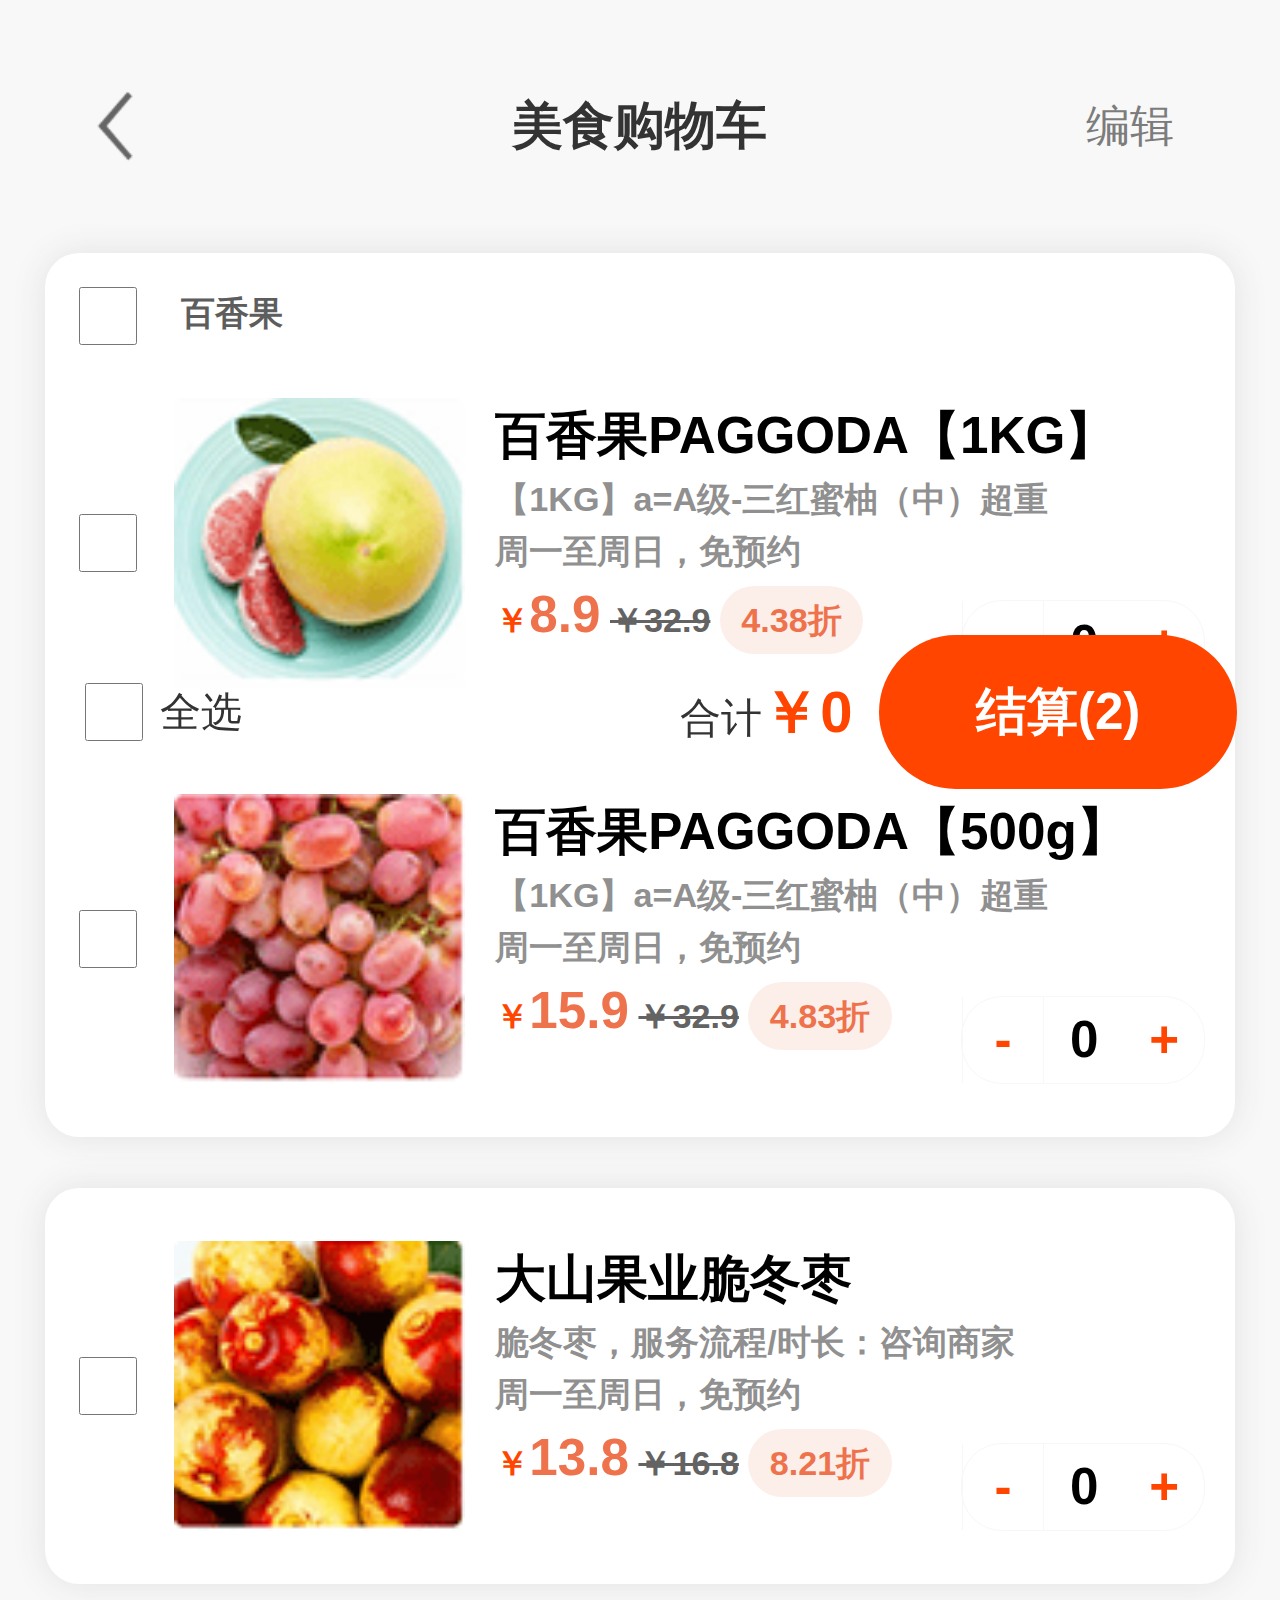
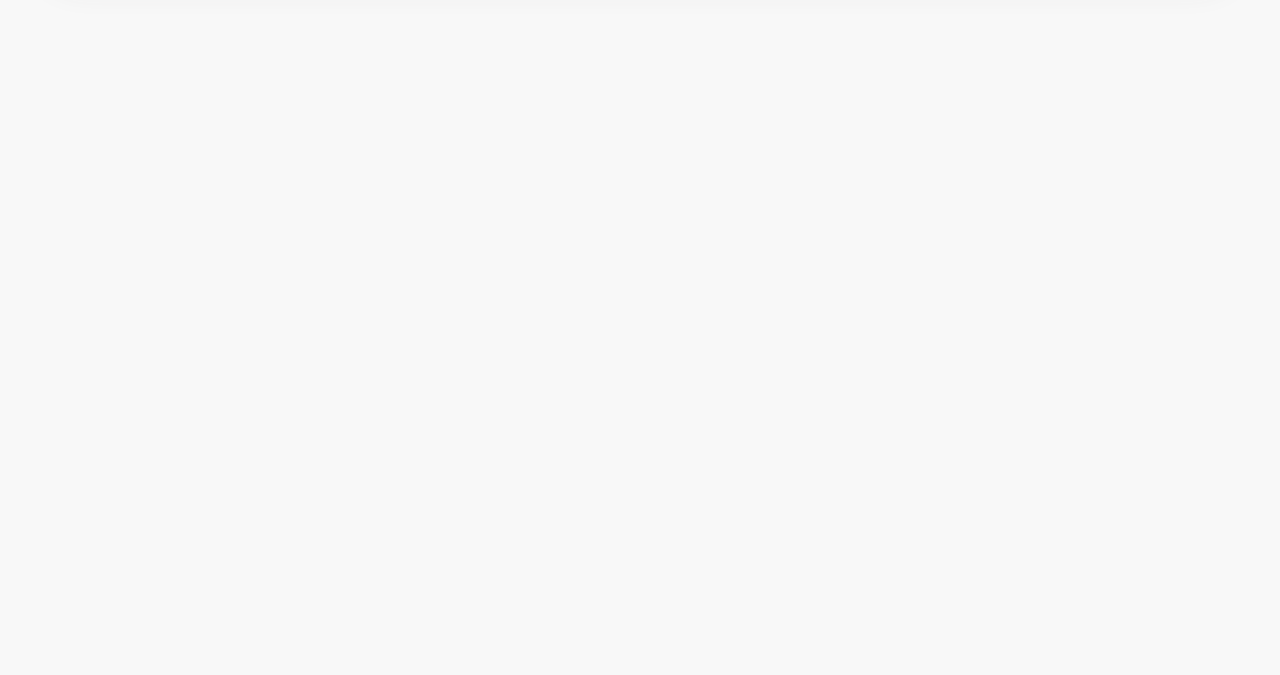
<file: gowu.html>
<!DOCTYPE html>
<html>
	<head>
		<meta charset="utf-8">
		<meta name="viewport" content="width=device-width,initial-scale=1,minimum-scale=1,maximum-scale=1,user-scalable=no" />
		<title></title>
		<link rel="stylesheet" type="text/css" href="css/reset.css"/>
		<style type="text/css">
			*{
				margin: 0;
				padding: 0;
			}
			.box{
				width: 100%;
				/* height: 100%; */
				padding-bottom: 50%;
				background: #f8f8f8;
			}
			.top{
				width: 90%;
				height: 0.74rem;
				margin: 0 auto;
				display: flex;
				justify-content: space-between;
			}
			.top>p{
				height: 0.4rem;
				height: 100%;
				text-align: center;
				line-height: 0.74rem;
			}
			.top>p:nth-child(1){
				display: flex;
				width: 15%;
				justify-content: flex-start;
				align-items: center;
			}
			.top>p>a{
				display: flex;
				width: 0.3rem;
				height: 0.3rem;
			}
			.top>p>a>img{
				width: 0.3rem;
				height: 0.3rem;
			}
			.top>p:nth-child(2){
				width: 70%;
				font-size: 0.15rem;
				font-weight: bold;
			}
			.top>p:nth-child(3){
				width: 15%;
				/* text-align: right; */
				font-size: 0.13em;
				color: #7c7c7c;
			}
			.lie{
				width: 93%;
				margin: 0 auto;
				
			}
			.lie>div{
				width: 100%;
				background: white;
				border-radius: 0.1rem;
				/* padding: 0.1rem 0.1rem; */
				/* padding-right: 0; */
				margin-bottom: 0.15rem;
				overflow: hidden;
				box-shadow: 0 0 0.1rem #e3e2e2;
			}
			.lie>div>p{
				color: #5d5d5d;
				font-size: 0.1rem;
				font-weight: bold;
				margin-left: 0.1rem;
				margin-top: 0.1rem;
			}
			.lie>div>p>span{
				margin-left: 0.1rem;
			}
			.lie>div>p>input{
				list-style: none;
				width: 0.17rem;
				height: 0.17rem;
				border-radius: 100%;
				background: orangered;
			}
			.lie>div>ul{
				width: 3.3rem;
				height: 1.16rem;
				display: flex;
				justify-content: space-between;
				align-items: center;
				margin-left: 0.1rem;
				font-weight: bold;
				
			}
			.lie>div>ul>li>input{
				width: 0.17rem;
				height: 0.17rem;
			}
			.lie>div>ul>li:nth-child(1){
				width: 0.19rem;
				height: 0.85rem;
				display: flex;
				align-items: center;
			}
			.lie>div>ul>li:nth-child(2){
				width: 0.85rem;
				height: 0.85rem;
				display: flex;
			}
			.lie>div>ul>li:nth-child(2)>img{
				width: 0.85rem;
				height: 0.85rem;
			}
			.lie>div>ul>li:nth-child(3){
				width: 2.08rem;
				height: 0.85rem;
				position: relative;
			}
			.lie>div>ul>li:nth-child(3)>p{
				width: 100%;
				font-size: 0.1rem;
				color: #909090;
				
			}
			.lie>div>ul>li:nth-child(3)>p:first-child{
				font-size: 0.15rem;
				font-weight: bold;
				color: black;
			}
			.lie>div>ul>li:nth-child(3)>p:nth-child(4)>span{
				color: #ee734d;
			}
			.lie>div>ul>li:nth-child(3)>p:nth-child(4)>span:first-child{
				font-size: 0.15rem;
				font-weight: bold;
			}
			.lie>div>ul>li:nth-child(3)>p:nth-child(4)>span:nth-child(2){
				text-decoration:line-through;
				color: #636363;
			}
			.lie>div>ul>li:nth-child(3)>p:nth-child(4)>span:nth-child(3){
				display: inline-block;
				width: 0.42rem;
				height: 0.2rem;
				border-radius: 0.1rem;
				background: #fcefea;
				text-align: center;
				line-height: 0.2rem;
				font-weight: bold;
			}
			.math{
				width: 0.71rem;
				height: 0.25rem;
				border-radius: 0.12rem;
				font-size: 0.15rem;
				font-weight: bold;
				display: flex;
				justify-content: space-between;
				position: absolute;
				bottom: 0;
				right: 0;
				border: 1px solid #f7f7f7;
			}
			.math>li{
				width: 33%;
				height: 100%;
				text-align: center;
				line-height: 0.25rem;
				border-left: 1px solid #f7f7f7;
				color: orangered;
			}
			.math>li:nth-child(2){
				color: black;
			}
			.math>li:last-child{
				width: 33%;
				height: 100%;
				text-align: center;
				line-height: 0.25rem;
				border: none;
			}
			.jie{
				width: 90%;
				height: 0.7rem;
				position: fixed;
				left: 0.25rem;
				bottom: 0.2rem;
				display: flex;
				justify-content: space-between;
				align-items: center;
			}
			.jie>p{
				height: 0.45rem;
				font-size: 0.12rem;
			}
			.jie>p:first-child{
				width: 0.52rem;
				display: flex;
				align-items: center;
			}
			.jie>p:nth-child(2){
				width: 1.65rem;
				line-height: 0.45rem;
				text-align: right;
			}
			.jie>p:nth-child(2)>span{
				color: orangered;
				font-size: 0.17rem;
				font-weight: bold;
			}
			.jie>p:nth-child(3){
				width: 1.05rem;
				line-height: 0.45rem;
				text-align: center;
				border-radius: 0.23rem;
				background: url(../../img/我的/IMG_4629_03.png) no-repeat;
				background-size: 100% 100%;
				color: white;
				font-size: 0.15rem;
				font-weight: bold;
				background: orangered;
			}
			.jie>p>input{
				width: 0.17rem;
				height: 0.17rem;
			}
			.box>p{
				width: 100%;
				height: 0.3rem;
				display: flex;
				align-items: center;
			}
			.box>p>img{
				width: 3.75rem;
			}
			h2{
				margin-left: 0.2rem;
				font-size: 0.2rem;
			}
		</style>
	</head>
	<body>
		<div class="box">
			<!--<h2><a href="index.html">返回购物车</a></h2>-->
			<div class="top">
				<p><a href="index.html"><img src="img/zuowo.png"/></a></p>
				<p>美食购物车</p>
				<p>编辑</p>
			</div>
			<div class="lie">
				<div>
					<p><input type="checkbox" name="" id="xiao" value="" class="inp"/> <span>百香果</span></p>
					<ul>
						<li><input type="checkbox" name="" id="da" value="" class="inp"/></li>
						<li><img src="img/IMG_4629_03.png" ></li>
						<li>
							<p>百香果PAGGODA【1KG】</p>
							<p>【1KG】a=A级-三红蜜柚（中）超重</p>
							<p>周一至周日，免预约</p>
							<p style="color: orangered;">
								￥<span id="span">8.9</span>
								<span>￥32.9</span>
								<span>4.38折</span>
							</p>
							<ul class="math">
								<li class="jian">-</li>
								<li class="num">0</li>
								<li class="jia">+</li>
							</ul>
						</li>
					</ul>
					<ul>
						<li><input type="checkbox" name="" id="da" value="" class="inp" /></li>
						<li><img src="img/IMG_4629_06.png" ></li>
						<li>
							<p>百香果PAGGODA【500g】</p>
							<p>【1KG】a=A级-三红蜜柚（中）超重</p>
							<p>周一至周日，免预约</p>
							<p style="color: orangered;">
								￥<span id="span1">15.9</span>
								<span>￥32.9</span>
								<span>4.83折</span>
							</p>
							<ul class="math">
								<li class="jian">-</li>
								<li class="num">0</li>
								<li class="jia">+</li>
							</ul>
						</li>
					</ul>
				</div>
				<div>
					<ul>
						<li><input type="checkbox" name="" id="yi" value="" class="inp"/></li>
						<li><img src="img/IMG_4629_08.png" ></li>
						<li>
							<p>大山果业脆冬枣</p>
							<p>脆冬枣，服务流程/时长：咨询商家</p>
							<p>周一至周日，免预约</p>
							<p style="color: orangered;">
								￥<span id="span2">13.8</span>
								<span>￥16.8</span>
								<span>8.21折</span>
							</p>
							<ul class="math">
								<li class="jian">-</li>
								<li class="num">0</li>
								<li class="jia">+</li>
							</ul>
						</li>
					</ul>
				</div>
			</div>
			<div class="jie">
				<p><input type="checkbox" name="" id="zong" value="" /> <span style="margin-left: 0.05rem;">全选</span></p>
				<p>合计<span>￥</span><span id="span3">0</span></p>
				<p>结算(<span>2</span>)</p>
			</div>
		</div>
	</body>
	<script src="js/rem1.js" type="text/javascript" charset="utf-8"></script>
	<script src="js/jquery-1.11.1.min.js" type="text/javascript" charset="utf-8"></script>
	<script type="text/javascript">
		$(function(){
			$('.jia').click(function(){	
				a=$(this).siblings('.num').html();
				a++;
				$(this).siblings('.num').html(a);
		   })
			$('.jian').each(function(){
				$(this).click(function(){
					var count = parseFloat($(this).siblings('.num').html());
                    count--;
					if(count<1){
						return;
					}
					$(this).siblings('.num').html(count);
				})
				/*if(a<1){
					 return;				
				}else{
					a--;
					$(this).siblings('.num').html(a);
				}	*/			
				/*a--;
				$(this).siblings('.num').html(a);*/
		  })
			/*$('.jie').click(function(){
				var yi=$('#span').html()*$('.num').eq(0).html();
				var er=$('#span1').html()*$('.num').eq(1).html();
				var san=$('#span2').html()*$('.num').eq(2).html();
				var zong=yi+er+san;
				var zong1=zong.toFixed(2);
				console.log(zong1);
				$('#span3').html(zong1);
			})*/
		  /*$('#zong').click(function(){
		  	alert('t')
		  		if($(this).checked==true){
		  			alert('55')
			  		for(var i=0;i<$('.inp').length;i++){
			  			$('.inp').eq(i).checked=true;
			  		}
			  	}			  		  	  	
		  })*/
		  $("#zong").click(function() {
		      $(".inp, #zong").prop("checked", $(this).prop("checked"));
		      /*getSum(); */ 		    
		      /*if($(this).prop("checked")) {
		          $(".cart-item").addClass("check-cart-item");
		      } else {
		         $(".cart-item").removeClass("check-cart-item");
		     }*/
		    if($('#zong').prop('checked')==true){
		    	var yi=$('#span').html()*$('.num').eq(0).html();
				var er=$('#span1').html()*$('.num').eq(1).html();
				var san=$('#span2').html()*$('.num').eq(2).html();
				var zong=yi+er+san;
				var zong1=zong.toFixed(2);
				console.log(zong1);
				$('#span3').html(zong1);
		    }		    
		  })
		  $('#xiao').click(function(){
		  	$('#da,#xiao').prop('checked',$(this).prop('checked'));
		  	if ($('#xiao').prop('checked')==true) {		  				 
		  		var yi=$('#span').html()*$('.num').eq(0).html();
				var er=$('#span1').html()*$('.num').eq(1).html();
				var zong=yi+er;
				var zong1=zong.toFixed(2);
				$('#span3').html(zong1);
		  	}	  		  	
			 })
		})
	</script>
</html>
</file>
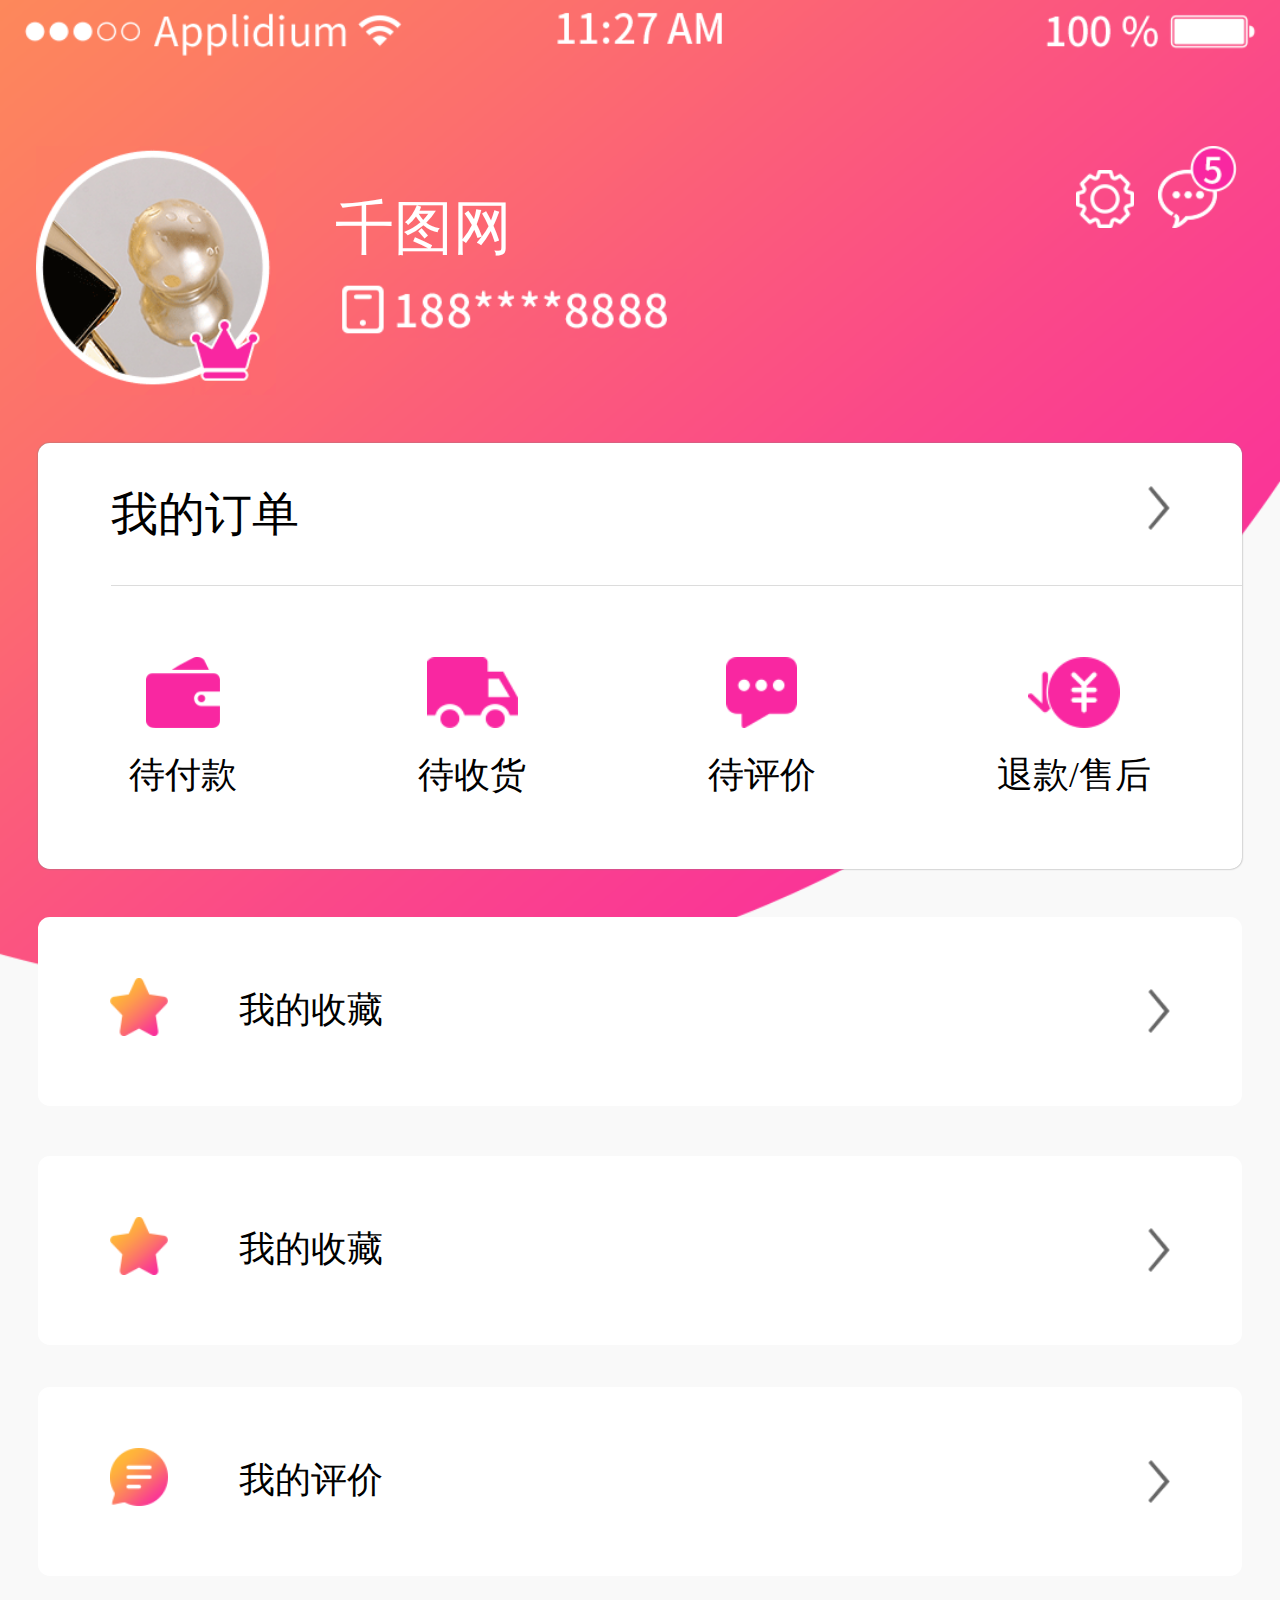
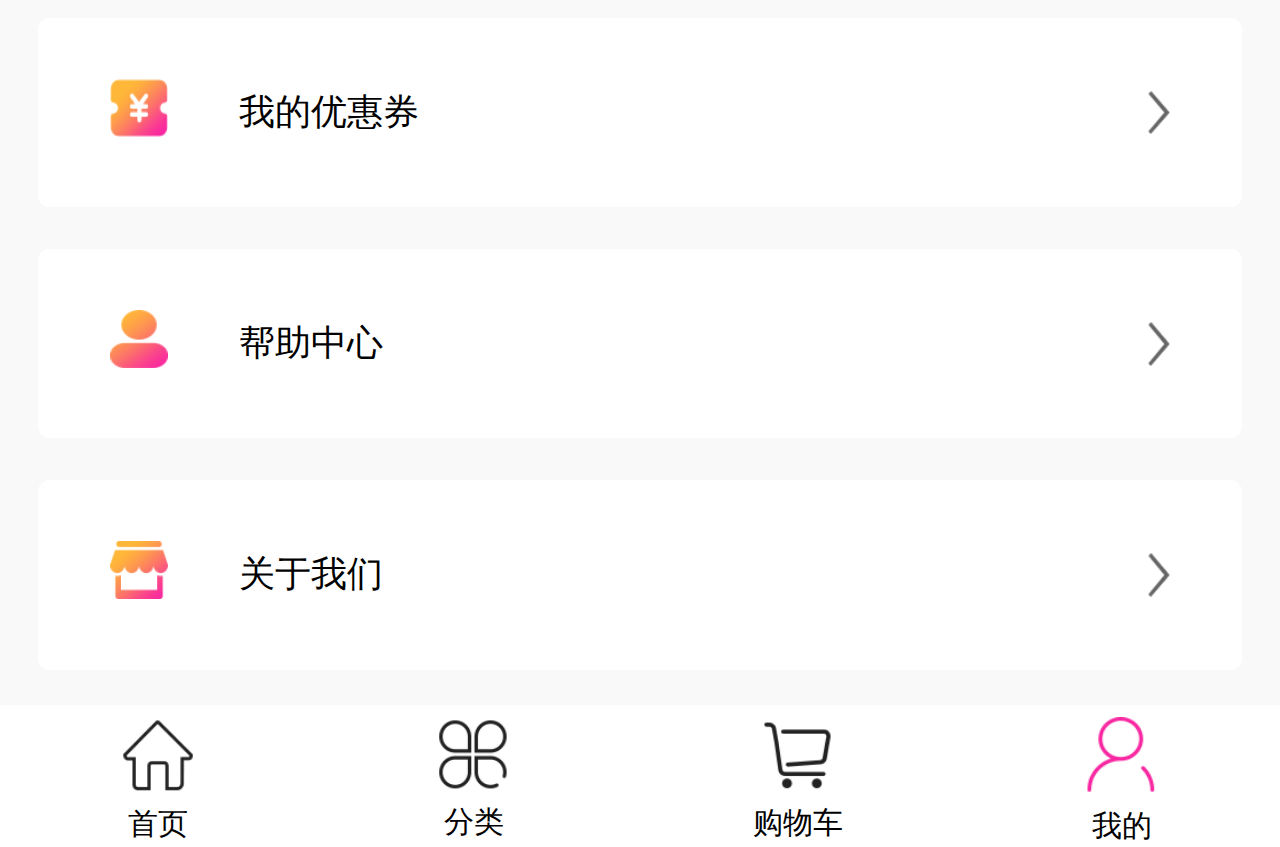
<file: wode.html>
<!DOCTYPE html>
<html>
	<head>
		<meta charset="UTF-8">
		<title></title>
		<meta name="viewport" content="width=device-width,initial-scale=1,minimum-scale=1,maximum-scale=1,user-scalable=no" />
	    <style type="text/css">
	    	*{
	    		margin: 0;
	    		padding: 0;
	    		list-style: none;
	    		text-decoration: none;
	    	}
	    	span{
	    		display: inline-block;
	    	}
	    	#box{
	    		width: 100%;
	    		height: 100%;
	    		background: #F9F9F9;
	    	}
	    	#box>#tobu{
	    		width: 100%;
	    		height: 94rem;
	    		background: url(img/wodeyi.png) no-repeat;
	    		background-size: 100%;
	    	}
	    	#tobu>p{
	    		width: 100%;
	    	}
	    	#tobu>p>img{
	    		width: 100%;
	    	}
	    	#tobu>#shang{
	    		margin-top: 6rem;
	    		margin-bottom: 4rem;
	    		width:94%;
	    		padding-left: 3rem;
	    		/*border: 1px solid black;*/
	    		align-items: center;
	    		display: flex;
	    		/*position: fixed;
	    		top: 12.2rem;*/
	    	}
	    	#tobu>#shang>ul{
	    		margin-left: 5rem;
	    	}
	    	#tobu>#shang>p:first-child{
	    		width: 20.3rem;
	    		height: 21rem;
	    	}
	    	#tobu>#shang>p:first-child>img{
	    		width: 100%;	    		
	    	}
	    	#tobu>#shang>ul>li{
	    		color: white;
	    		font-size: 5rem;
	    	}
	    	#tobu>#shang>ul>li:last-child{
	    		width: 29.7rem;	    
	    	}
	    	#tobu>#shang>ul>li:last-child>img{
	    		width: 29.7rem;	    		
	    	}
	    	#tobu>#shang>p:last-child{
	    		width: 46.4rem;
	    		height: 21rem;
	    		/*border: 1px solid black;*/
	    		display: flex;
	    	}
	    	#tobu>#shang>p:last-child>span:first-child{
	    		width: 90%;
	    		margin-top: 2rem;
	    		margin-right: 2rem;
	    		text-align: right;
	    	}
	    	#tobu>#shang>p:last-child>span:first-child>img{
	    		width: 4.9rem;
	    		height: 4.9rem;
	    	}
	    	#tobu>#shang>p:last-child>span:last-child>img{
	    		width: 6.7rem;
	    		height: 6.9rem;
	    	}
	    	#tobu>#xia{
	    		width: 94%;
	    		height: 36rem;
	    		border-radius: 1rem;
	    		box-shadow: 0 0 2px gray;
	    		margin: 0 auto;
	    		background: white;
	    	}
	    	#tobu>#xia>p{
	    		margin-left:6% ;
	    		width: 94%;
	    		font-size: 4rem;
	    		height: 12rem;
	    		display: flex;
	    		justify-content: space-between;
	    		align-items: center;
	    		border-bottom: 1px solid gainsboro;
	    	}
	    	#tobu>#xia>p>span:nth-child(2){
	    		margin-left: 2rem;
	    	}
	    	#tobu>#xia>p>span:nth-child(2){
	    		margin-right: 6rem;
	    	}
	    	#tobu>#xia>p>span:nth-child(2)>img{
	    		width: 1.9rem;
	    		height: 3.7rem;
	    	}
	    	#tobu>#xia>ul:nth-child(2){
	    		margin-top: 6rem;
	    		height: 18rem;
	    		display: flex;
	    		justify-content: space-around;
	    	}
	    	#tobu>#xia>ul:nth-child(2)>li{
	    		font-size:3rem;
	    		text-align: center;
	    	}
	    	#tobu>#xia>ul:nth-child(2)>li>p:first-child{
	    		margin-bottom: 2rem;
	    		height: 6rem;
	    	}
	    	#tobu>#xia>ul:nth-child(2)>li>p:first-child>img{	    		
	    		height: 6rem;
	    	}
	    	#tobu>ul{
	    		width: 94%;
	    		margin: 0 auto;
	    		height: 16rem;
	    		background: white;
	    		display: flex;
	    		justify-content: space-between;
	    		align-items: center;
	    		border-radius:1rem ;
	    		margin-top: 4rem;
	    	}
	    	#tobu>ul>li{
	    		display: flex;
	    		font-size: 3rem;
	    		align-items: center;
	    	}
	    	#tobu>ul>li:first-child>p{
	    		margin-left: 6rem;
	    	}
	    	#tobu>ul>li:last-child{
	    		margin-right: 6rem;
	    	}
	    	#tobu>ul>li:first-child>p>img{
	    		width: 4.9rem;
	    		height: 4.9rem;
	    	}
	    	#nei{
	    		width: 94%;
	    		margin: 0 auto;
	    	}	    	
	    	#nei>ul{
	    		display: flex;
	    		width: 100%;
	    		height: 16rem;
	    		border-radius:1rem ;
	    		background: white;
	    		justify-content: space-between;
	    		align-items: center;
	    		margin-top: 3.5rem;
	    	}
	    	#nei>ul>li{
	    		display: flex;
	    		font-size: 3rem;
	    		align-items: center;
	    	}
	    	#nei>ul>li:first-child>p{
	    		margin-left: 6rem;
	    	}
	    	#nei>ul>li:last-child{
	    		margin-right: 6rem;
	    	}
	    	#nei>ul>li:last-child>img{
	    		width: 1.9rem;
	    		height: 3.7rem;
	    	}
	    	#nei>ul>li:first-child>p>img{
	    		width: 4.9rem;
	    		height: 4.9rem;
	    	}
	    	#di{
	    		margin-top: 3rem;
	    		width: 100%;
	    		background: white;
	    	}
	    	#di>ul{
	    		display: flex;
	    		justify-content: space-around;
	    	}
	    	#di>ul>li{
	    		margin-top: 1rem;
	    		font-size: 2.5rem;
	    		text-align: center;
	    	}
	    	#di>ul>li>p>img{
	    		width: 6.2rem;
	    	}
	    	a{
	    		color: black;
	    	}
	    </style>
	</head>
	<body>
		<div id="box">
			<div id="tobu">
				<p><img src="img/dao (1).png"/></p>
				<div id="shang">
					<p><img src="img/wodesi.png"/></p>
					<ul>
						<li>千图网</li>
						<li><img src="img/wodesan.png"/></li>
					</ul>
					<p><span><img src="img/shezhi.png"/></span><span><img src="img/5.png"/></span></p>
				</div>
				<div id="xia">
					<p><span>我的订单</span><span><img src="img/zuo.png"/></span></p>
					<ul>
						<li>
							<p><img src="img/daifu.png"/></p>
							<p>待付款</p>
						</li>
						<li>
							<p><img src="img/daifa.png"/></p>
							<p>待收货</p>
						</li>
						<li>
							<p><img src="img/daiping.png"/></p>
							<p>待评价</p>
						</li>
						<li>
							<p><img src="img/shoho.png"/></p>
							<p>退款/售后</p>
						</li>
					</ul>					
				</div>
				<ul>
					<li>
						<p><img src="img/shocang.png"/></p>
						<p>我的收藏</p>
					</li>
					<li><img src="img/zuo.png" style="width: 1.9rem; height: 3.7rem;"/></li>
				</ul>
			</div>
			<div id="nei">
				<ul>
					<li>
						<p><img src="img/shocang.png"/></p>
						<p>我的收藏</p>
					</li>
					<li><img src="img/zuo.png"/></li>
				</ul>
				<ul>
					<li><p><img src="img/wodepingjia.png"/></p><p>我的评价</p></li>
					<li><img src="img/zuo.png"/></li>
				</ul>
				<ul>
					<li><p><img src="img/youhiu.png"/></p><p>我的优惠券</p></li>
					<li><img src="img/zuo.png"/></li>
				</ul>
				<ul>
					<li><p><img src="img/bangzhu.png"/></p><p>帮助中心</p></li>
					<li><img src="img/zuo.png"/></li>
				</ul>
				<ul>
					<li><p><img src="img/guanyuwomen.png"/></p><p>关于我们</p></li>
					<li><img src="img/zuo.png"/></li>
				</ul>
			</div>
			<div id="di">
				<ul>
					<li>
						<p><img src="img/SaaS (3).png"/></p>
						<p><a href="index.html">首页</a></p>
					</li>
					<li>
						<p><img src="img/SaaS (4).png"/></p>
						<p><a href="fanfan.html">分类</a></p>
					</li>
					<li>
						<p><img src="img/SaaS (1).png"/></p>
						<p><a href="gowu.html">购物车</a></p>
					</li>
					<li>
						<p><img src="img/SaaS-(2)_03.png"/></p>
						<p>我的</p>
					</li>
				</ul>
			</div>
		</div>
	</body>
	<script src="js/rem.js" type="text/javascript" charset="utf-8"></script>
</html>
</file>
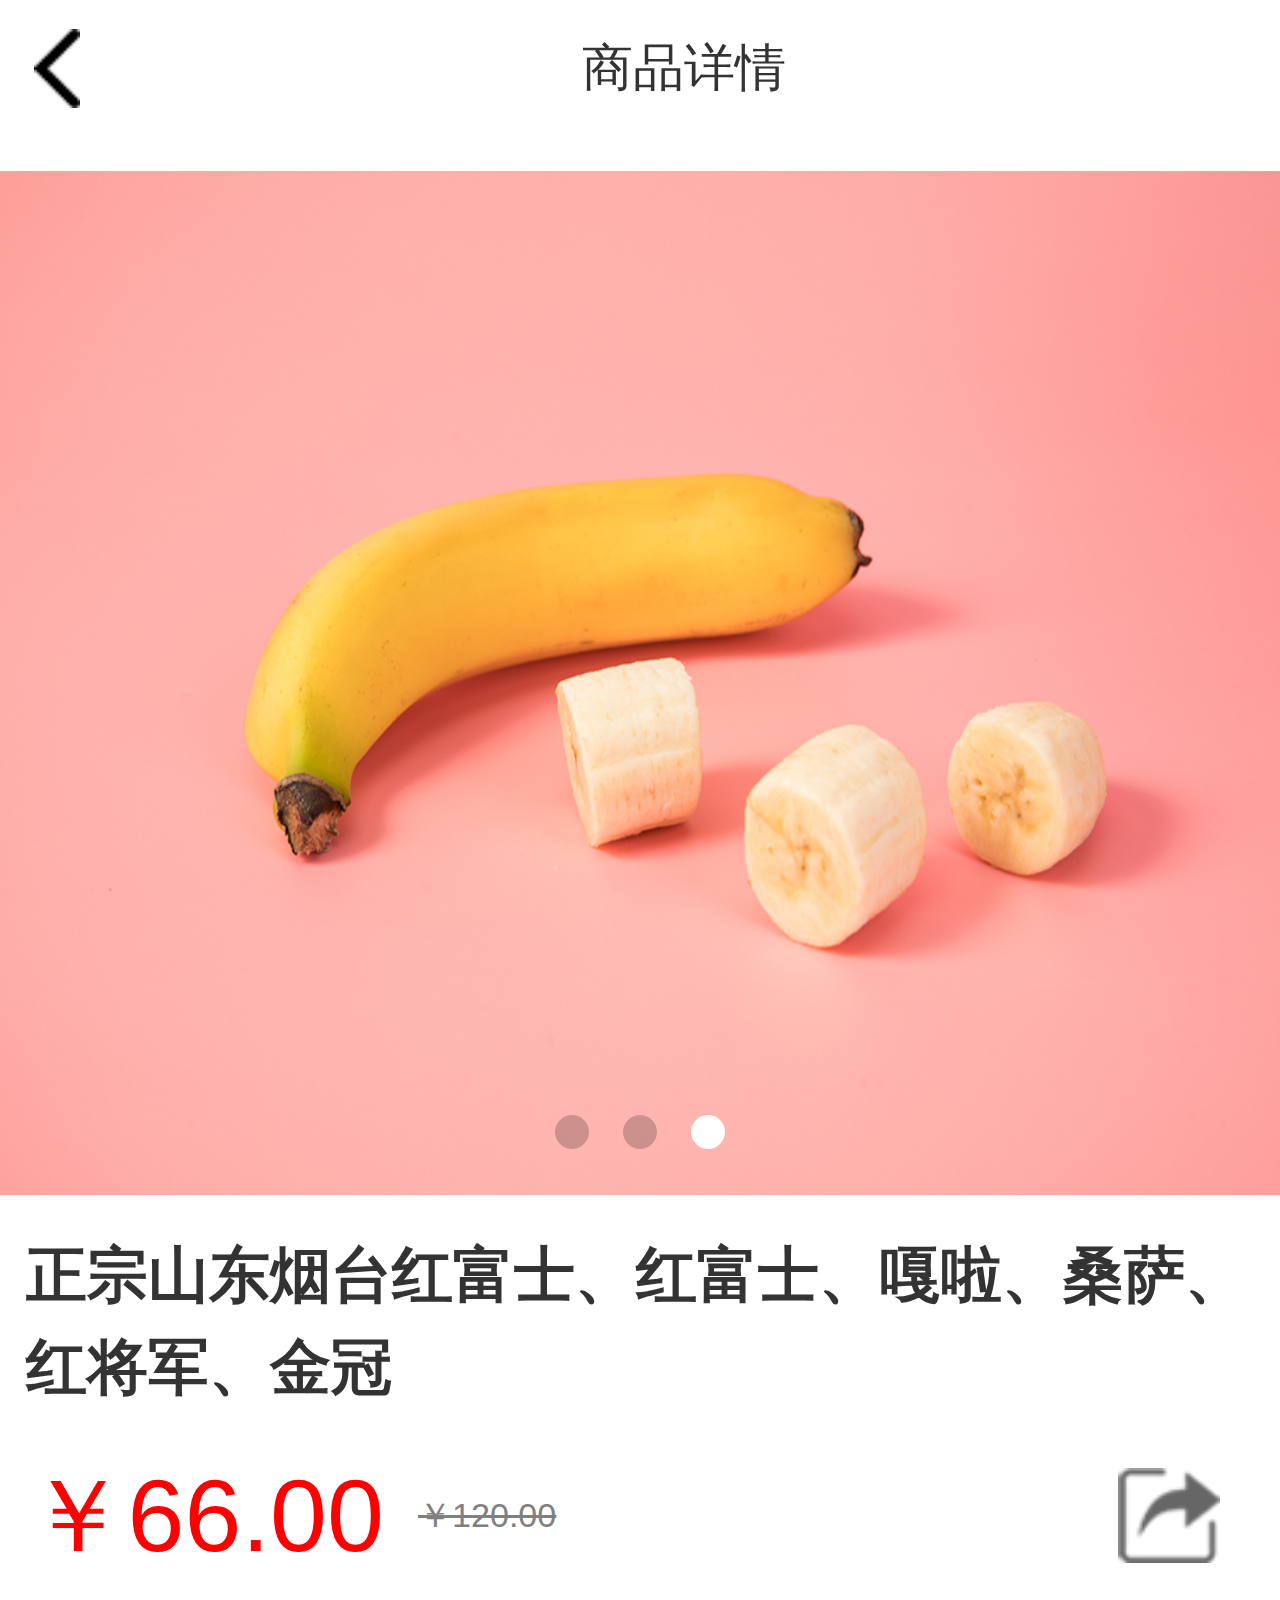
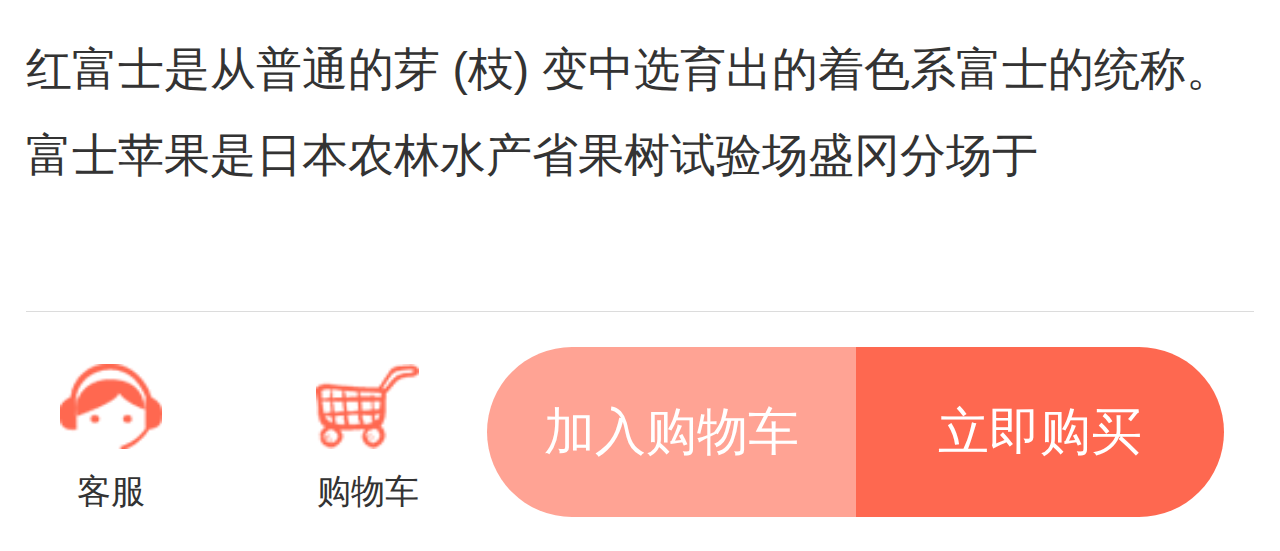
<file: xiangqing.html>
<!DOCTYPE html>
<html>
	<head>
		<meta charset="UTF-8">
		<title></title>
		<meta name="viewport" content="width=device-width,initial-scale=1,minimum-scale=1,maximum-scale=1,user-scalable=no" />
		<link rel="stylesheet" type="text/css" href="css/reset.css"/>
		<link rel="stylesheet" type="text/css" href="css/swiper.min.css"/>
		<style type="text/css">
			*{
				text-align: center;
				text-decoration: none;
			}
			span{
				display: inline-block;
			}
			#box{
				width: 100%;
			}
			#box>p{
				display: flex;
				height: 0.4rem;
				align-items: center;
			}
			#box>p>a{
				margin-left: 0.1rem;
				display: flex;
				width: 0.17rem;
				height: 0.23rem;	
			}
			#box>p>img{
				width: 0.17rem;
				height: 0.23rem;				
			}
			#box>p>span{
				width: 100%;
				text-align: center;
				font-size: 0.15rem;
			}
			.swiper-container{
				margin-top: 0.1rem;
				width: 3.75rem;
				height: 3rem;
			}
			.swiper-slide{
				width: 100%;
			}
			.swiper-slide>img{
				width:3.75rem;
				height: 3rem;
			}
			.swiper-pagination span{
				width: 0.1rem;
				height: 0.1rem;
				border-radius:100%;
			}
			.swiper-container-horizontal>.swiper-pagination-bullets .swiper-pagination-bullet {
			    margin: -0.3rem -0.15rem;
			}
			.swiper-pagination-bullet-active {
			    opacity: 1;
			    background: white;
			}
			#nei{
				width: 96%;
				height: 2rem;
				margin: 0 auto;
				margin-top: 0.1rem;
				border-bottom: 1px solid gainsboro;
			}
			#nei>p:first-child{
				text-align: left;
				font-size: 0.18rem;
				font-weight: bold;
			}
			#nei>p:nth-child(3){
				margin-top: 0.05rem;
				text-align: left;
				font-size: 0.135rem;
			}
			#nei>p:nth-child(4){
				margin-top: 0.05rem;
				text-align: left;
				font-size: 0.135rem;
			}
			#nei>div{
				width: 100%;
				height: 0.6rem;
				display: flex;
				align-items: center;
				justify-content: space-between;
			}
			#nei>div>p{
				display: flex;
			}
			#nei>div>p:first-child{
				height: 0.45rem;
				align-items: center;
			}
			#nei>div>p:last-child>img{
				width: 0.3rem;
			}
			#nei>div>p:last-child{
				margin-right: 0.1rem;
			}
			#nei>div>p>span:first-child{
				color: red;
				font-size: 0.3rem;
			}
			#nei>div>p>span:last-child{
				margin-left:0.1rem ;
				color: gray;
				text-decoration:line-through;
				font-size: 0.1rem;
			}
			#di{			
				width: 96%;
				margin: 0 auto;
				display: flex;
				align-items: center;
			}
			/*#di>p{
				
			}*/
			#di>ul:first-child{
				width: 32%;
				height: 0.7rem;
				display: flex;
				align-items: center;
				justify-content: space-between;		
			}
			#di>ul:first-child>li>p{
				margin-top: 0.05rem;
				margin-left: 0.1rem;
				font-size: 0.1rem;				
			}
			#di>ul:first-child>li>p>img{
				width: 0.3rem;
				height: 0.25rem;			
			}
			#di>ul:last-child{
				margin-left: 0.2rem;
				width: 60%;
				height: 0.5rem;
				border-radius:1rem;
				display: flex;
			}
			#di>ul:last-child>li{
				width: 50%;
				height: 0.5rem;
				line-height: 0.5rem;
				text-align: center;
				color: white;
				font-size:0.15rem;
			}
			#di>ul:last-child>li:first-child{
				border-radius:0.25rem 0 0 0.25rem ;
				background: #FFA394;
			}
			#di>ul:last-child>li:last-child{
				border-radius:0 0.25rem 0.25rem 0 ;
				background: #FE6850;
			}
		</style>
	</head>
	<body>
		<div id="box">
			<p><a href="fanfan.html"><img src="img/you.png"/></a><span>商品详情</span></p>
			<div class="swiper-container">
			    <div class="swiper-wrapper">
			        <div class="swiper-slide"><img src="img/500870919.jpg"/></div>
			        <div class="swiper-slide"><img src="img/500870919.jpg"/></div>
			        <div class="swiper-slide"><img src="img/500870919.jpg"/></div>			        
			    </div>
			    <div class="swiper-pagination"></div>
			</div>
			<div id="nei">
				<p>正宗山东烟台红富士、红富士、嘎啦、桑萨、红将军、金冠</p>
				<div>
					<p>
						<span>￥66.00</span>
						<span>￥120.00</span>
					</p>
					<p><img src="img/tuer.png"/></p>
				</div>
				<p>红富士是从普通的芽 (枝) 变中选育出的着色系富士的统称。</p>
				<p>富士苹果是日本农林水产省果树试验场盛冈分场于</p>
			</div>
			<div id="di">
				<ul>
					<li>
						<p><img src="img/kefu.png"/></p>
						<p>客服</p>
					</li>
					<li>
						<p><img src="img/gowuche.png"/></p>
						<p><a href="gowu.html">购物车</a></p>
					</li>
				</ul>
				<ul>
					<li>加入购物车</li>
					<li>立即购买</li>
				</ul>
			</div>
		</div>
	</body>
	<script src="js/rem1.js" type="text/javascript" charset="utf-8"></script>
	<script src="js/swiper.min.js" type="text/javascript" charset="utf-8"></script>
	<script type="text/javascript">
		var mySwiper = new Swiper('.swiper-container',{
		loop:true,		
		pagination: {
		    el: '.swiper-pagination',
		 },	
		 autoplay:true,
		})
	</script>
</html>
</file>
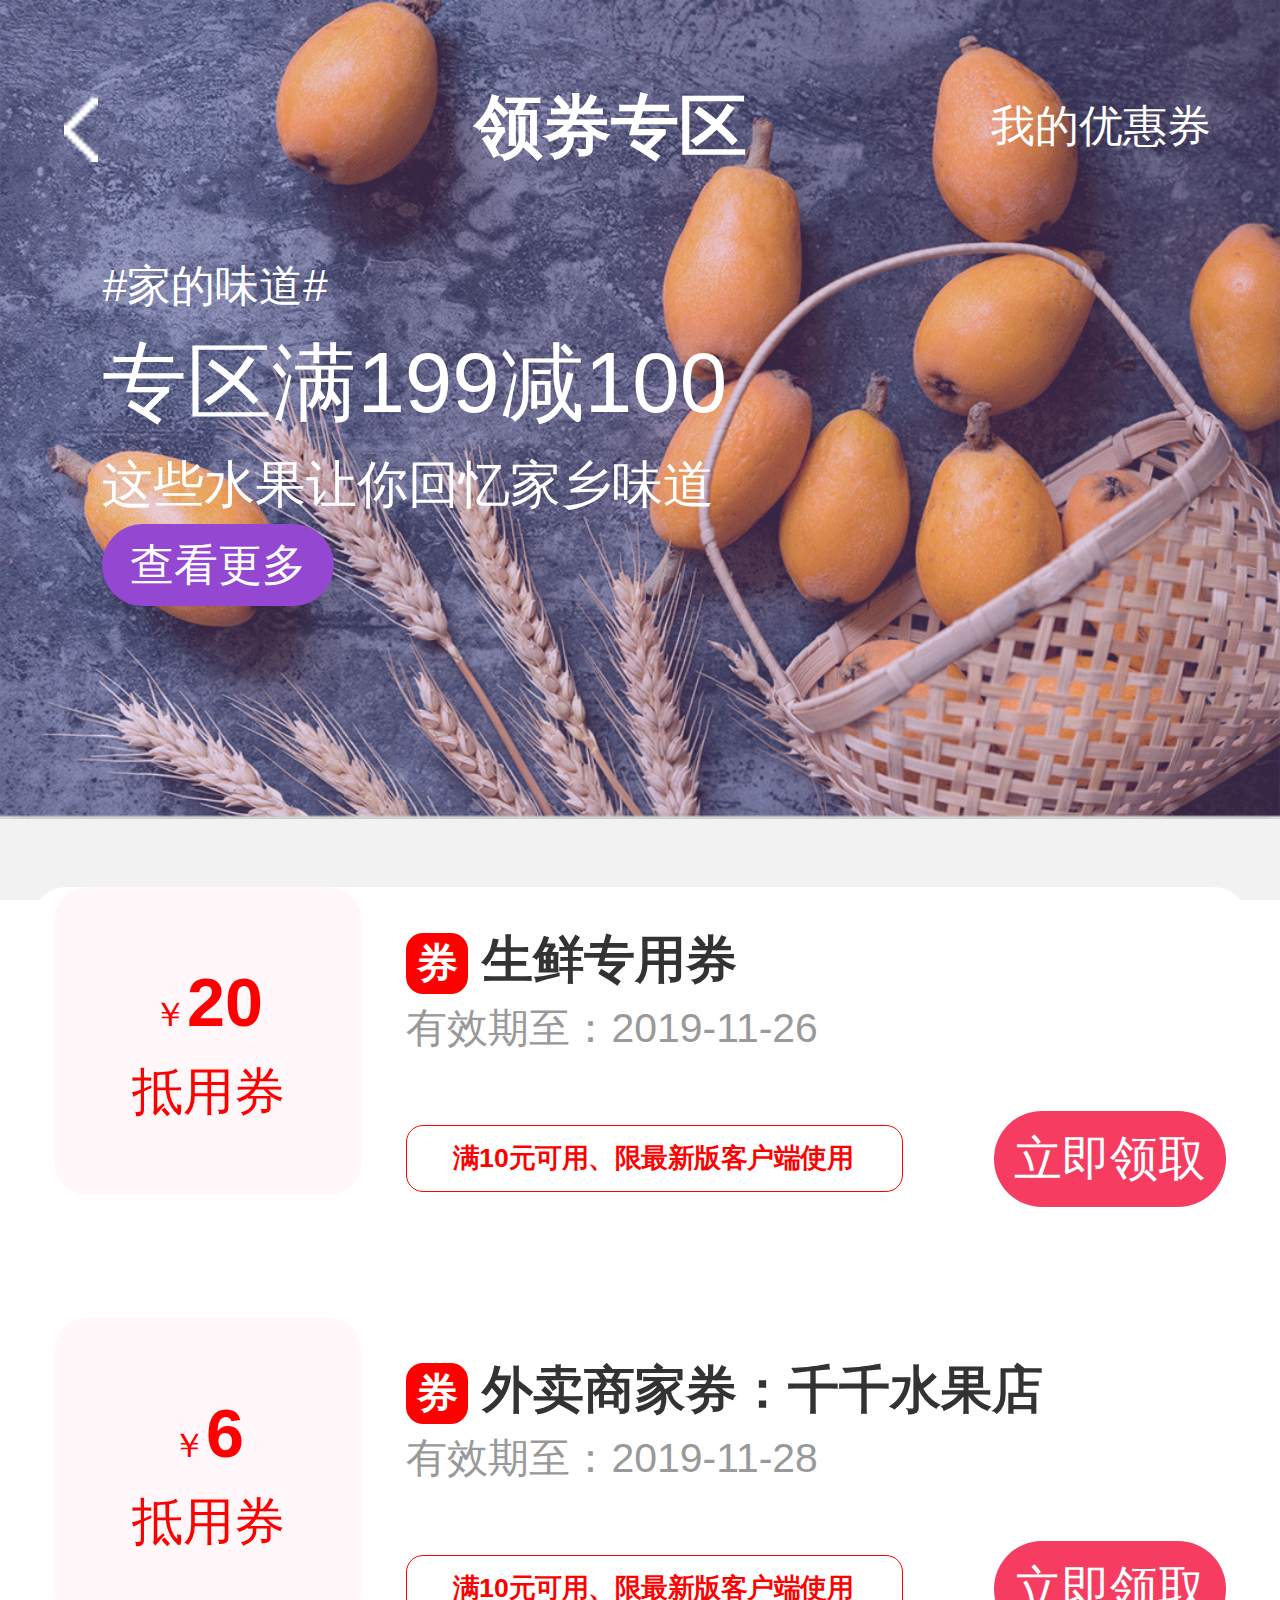
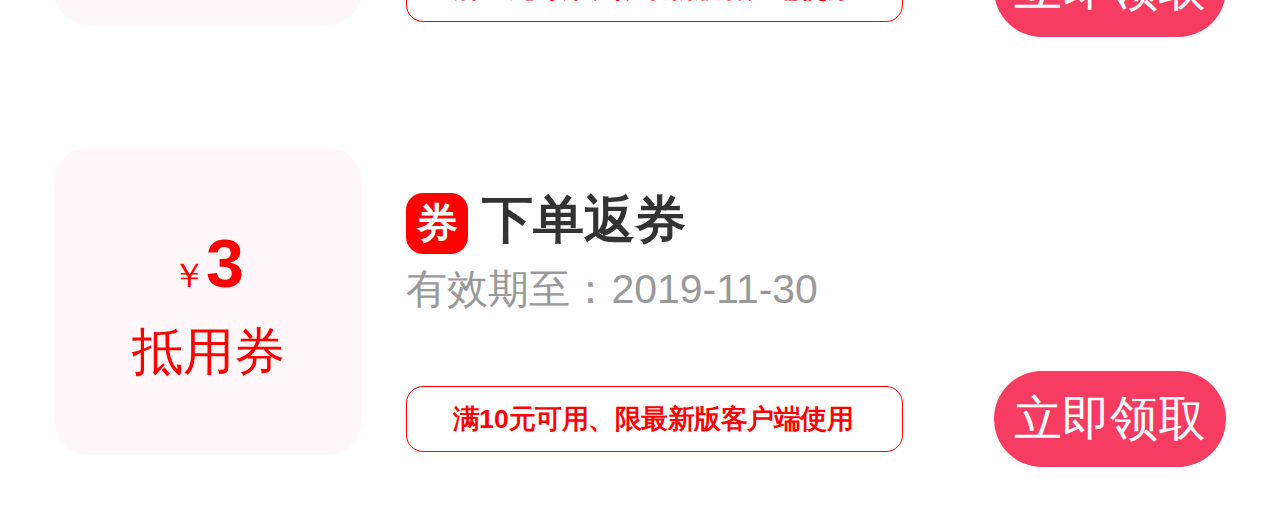
<file: zhuanqu.html>
<!DOCTYPE html>
<html>
	<head>
		<meta charset="utf-8">
		<title></title>
		<meta name="viewport" content="width=device-width,initial-scale=1,minimum-scale=1,maximum-scale=1,user-scalable=no" />
		<link rel="stylesheet" type="text/css" href="css/reset.css"/>
		<link rel="stylesheet" type="text/css" href="css/swiper.min.css"/>
		<style type="text/css">
			*{
				margin: 0;
				padding: 0;
			}
			html body{
				width: 100%;
				height: 100%;
				position: absolute;
				top: 0;
				bottom: 0;
			}
			.box{
				width: 100%;
				height: 100%;
				background: #f2f2f2;
			}
			.top{
				width: 90%;
				height: 0.74rem;
				margin: 0 auto;
				display: flex;
				justify-content: space-between;
				color: white;
				/* position: absolute; */
				/* top: 0; */
				/* margin-bottom: 0.5rem; */
			}
			.top>p{
				height: 100%;
				text-align: center;
				line-height: 0.74rem;
			}
			.top>p:nth-child(1){
				display: flex;
				width: 15%;
				justify-content: flex-start;
				align-items: center;
			}
			.top>p:nth-child(1)>a{
				display: flex;
				width: 0.1rem;
				height: 0.21rem;				
			}
			.top>p>a>img{
				width: 0.1rem;
				height: 0.21rem;
			}
			.top>p:nth-child(2){
				width: 55%;
				font-size: 0.2rem;
				font-weight: bold;
			}
			.top>p:nth-child(3){
				width: 20%;
				/* text-align: right; */
				font-size: 0.13em;
				color: white;
			}
			.div{
				width: 100%;
				height: 2.4rem;
				background: url(img/lingjuan.png) no-repeat;
				background-size: 100% 100%;
				color: white;
			}
			/* .midd{
				
			} */
			.midd>p:first-child{
				font-size: 0.13rem;
			}
			.midd>p{
				margin-left: 0.3rem;
			}
			.midd>p:nth-child(2){
				font-size: 0.25rem;
			}
			.midd>p:nth-child(3){
				font-size: 0.15rem;
			}
			.midd>p:nth-child(4){
				width: 0.68rem;
				height: 0.24rem;
				border-radius: 0.12rem;
				background: #9447d0;
				text-align: center;
				line-height: 0.24rem;
				font-size: 0.13rem;
			}
			.lie{
				width: 95%;
				height: 1.06rem;
				margin:  0 auto;
				border-radius: 0.1rem;
				background: white;
				display: flex;
				justify-content: space-around;
				margin-top: 0.2rem;
			}
			.lie>ul:first-child{
				width: 0.9rem;
				height: 0.9rem;
				background: #fff7f9;
				color: red;
				display: flex;
				flex-wrap: wrap;
				justify-content: center;
				align-items: center;
				border-radius: 0.1rem;
			}
			.lie>ul:first-child>li{
				width: 50%;
				text-align: center;
			}
			.lie>ul:first-child>li:first-child{
				font-size: 0.1rem;
			}
			.lie>ul:first-child>li>span:last-child{
				display: block;
			}
			.lie>ul:first-child>li:first-child>span:first-child{
				font-size: 0.2rem;
				font-weight: bold;
			}
			.lie>ul:first-child>li>span:last-child{
				font-size: 0.15rem;
			}
			.lie>ul:last-child{
				width: 2.4rem;
				height: 0.9rem;
				font-size: 0.15rem;
			}
			.lie>ul:last-child>li{
				width: 100%;
			}
			.lie>ul:last-child>li:first-child{
				font-size: 0.15rem;
				font-weight: bold;
				margin-top: 0.1rem;
			}
			.lie>ul:last-child>li:first-child>span{
				width: 0.18rem;
				height: 0.18rem;
				background: red;
				display: inline-block;
				text-align: center;
				line-height: 0.18rem;
				color: white;
				font-size: 0.12rem;
				border-radius: 0.05rem;
			}
			.lie>ul:last-child>li:nth-child(2){
				font-size: 0.12rem;
				color: #999999;
				/* margin-top: 0.1rem; */
			}
			.lie>ul:last-child>li:nth-child(3){
				display: flex;
				justify-content: space-between;
				align-items: center;
				margin-top: 0.15rem;
			}
			.lie>ul:last-child>li:nth-child(3)>p:first-child{
				width: 1.45rem;
				height: 0.19rem;
				font-size: 0.1rem;
				text-align: center;
				line-height: 0.19rem;
				border: 1px solid red;
				border-radius: 0.05rem;
				/* display: flex; */
				/* justify-content: flex-start; */
				position: relative;
			}
			.lie>ul:last-child>li:nth-child(3)>p:first-child>span{
				transform: scale(0.78);
				display: inline-block;
				color: red;
				width: 3rem;
				position: absolute;
				left: -0.78rem;
				font-weight: bold;
			}
			.lie>ul:last-child>li:nth-child(3)>p:last-child{
				width: 0.68rem;
				height: 0.28rem;
				border-radius: 0.14rem;
				color: white;
				text-align: center;
				line-height: 0.28rem;
				background: #f63c61;
				font-size: 0.14rem;
			}
		</style>
	</head>
	<body>
		<div class="box">
			<div class="div">
				<div class="top">
					<p><a href="dian.html"><img src="img/lingzhuan.png" ></a></p>
					<p>领券专区</p>
					<p>我的优惠券</p>
				</div>
				<div class="midd">
					<p>#家的味道#</p>
					<p>专区满199减100</p>
					<p>这些水果让你回忆家乡味道</p>
					<p><span>查看更多</span></p>
				</div>
			</div>
			<div class="lie">
				<ul>
					<li>￥<span>20</span>
						<span>抵用券</span>
					</li>
				</ul>
				<ul>
					<li>
						<span>券</span>
						生鲜专用券
					</li>
					<li>有效期至：2019-11-26</li>
					<li>
						<p><span>满10元可用、限最新版客户端使用</span></p>
						<p><span>立即领取</span></p>
					</li>
				</ul>
			</div>
			<div class="lie">
				<ul>
					<li>￥<span>6</span>
						<span>抵用券</span>
					</li>
				</ul>
				<ul>
					<li>
						<span>券</span>
						外卖商家券：千千水果店
					</li>
					<li>有效期至：2019-11-28</li>
					<li>
						<p><span>满10元可用、限最新版客户端使用</span></p>
						<p><span>立即领取</span></p>
					</li>
				</ul>
			</div>
			<div class="lie">
				<ul>
					<li>￥<span>3</span>
						<span>抵用券</span>
					</li>
				</ul>
				<ul>
					<li>
						<span>券</span>
						下单返券
					</li>
					<li>有效期至：2019-11-30</li>
					<li>
						<p><span>满10元可用、限最新版客户端使用</span></p>
						<p><span>立即领取</span></p>
					</li>
				</ul>
			</div>
		</div>
	</body>
	<script src="js/rem1.js" type="text/javascript" charset="utf-8"></script>
	<script src="js/swiper.min.js" type="text/javascript" charset="utf-8"></script>
	<script src="js/zepto.js" type="text/javascript" charset="utf-8"></script>
	<script type="text/javascript">
		
	</script>
</html>
</file>
